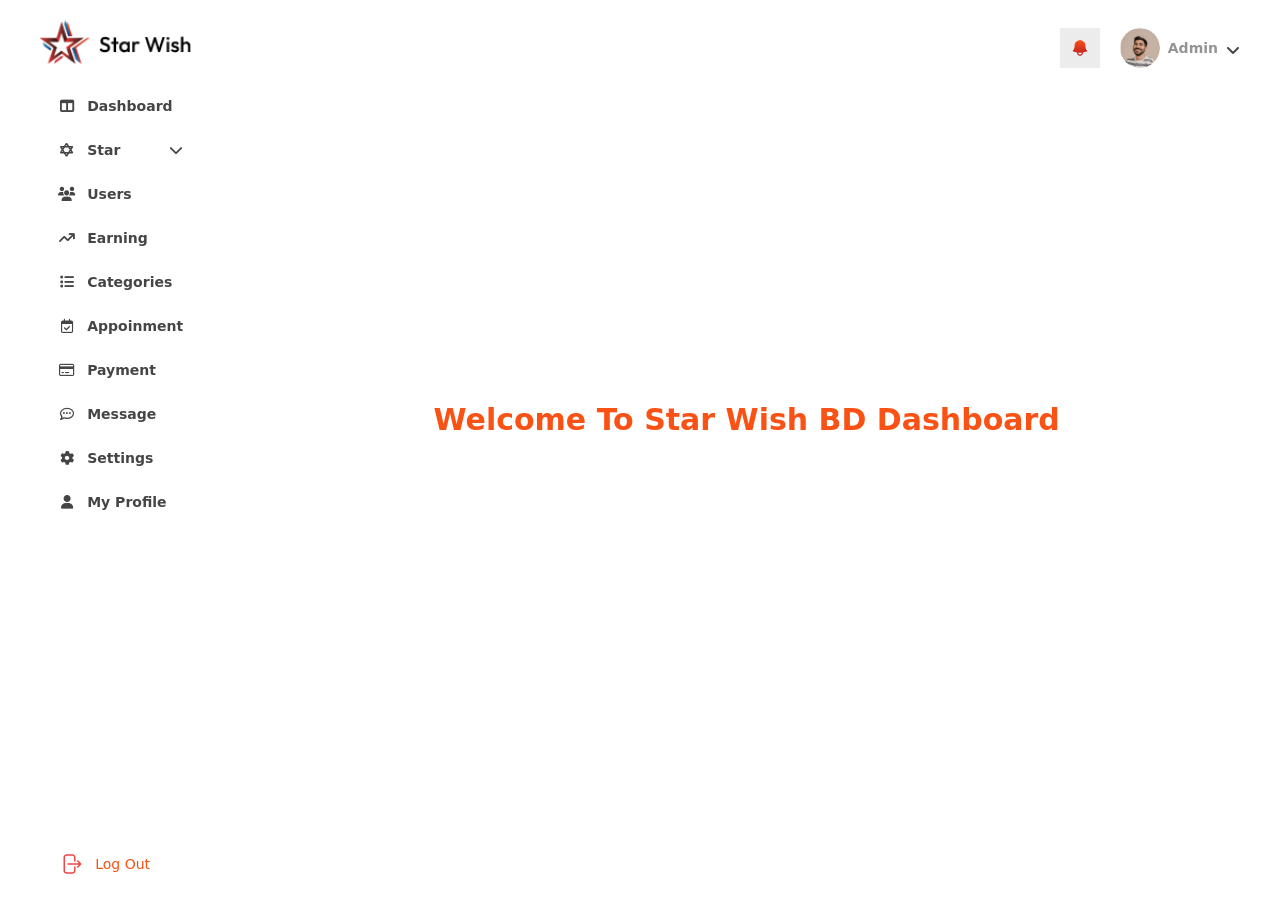
<file: index.html>
<!DOCTYPE html>
<html lang="en">
<head>
    <meta charset="UTF-8">
    <meta http-equiv="X-UA-Compatible" content="IE=edge">
    <meta name="viewport" content="width=device-width, initial-scale=1.0">
    <title>Star Wish BD Dashboard - Home</title>
    <link rel="shortcut icon" type="x-icon" href="img/site-icon.png">
    <link rel="stylesheet" href="style.css">
    <link rel="stylesheet" href="output.css">
    <link rel="stylesheet" href="https://cdnjs.cloudflare.com/ajax/libs/font-awesome/6.4.0/css/all.min.css" />
    <link rel="stylesheet" href="https://cdn.jsdelivr.net/npm/swiper@9/swiper-bundle.min.css" />
</head>
<body class="font-sans">
  <section class=" max-w-[1920px] ml-auto mr-auto">

    <!-- Navigation Menu -->
    <div class="relative">
        
      <nav class="bg-white fixed min-[2000px]:absolute top-0 flex flex-row xl:flex-col justify-between xl:h-full custom-container shadow-sm xl:shadow-none w-full xl:w-fit z-10">
          
          <div class="">

              <a href="index.html"><img class="h-10 xl:h-12 2xl:h-12 mx-0 xl:mx-5 my-2 xl:my-5" src="img/Logo.png" alt=""></a>

              <div class="bg-white xl:bg-transparent hidden xl:grid absolute xl:static top-6 right-0 z-10 rounded-sm py-5 xl:py-0 2xl:py-5 max-h-[800px] xl:max-h-[470px] 2xl:max-h-[750px] overflow-y-auto scroll-h min-w-[195px] scroll-smooth shadow-md xl:shadow-none mt-5 px-5" id="toggle-menu">

                  <a class="menu-list" href="Dashboard - ProjectOverView.html">
                    <div class="h-4 w-4 flex items-center justify-center"><i class="fa-solid fa-table-columns"></i></div>
                    <span>Dashboard</span>
                  </a>

                  <button class="accordion-button menu-list mt-2">
                    <div class="h-4 w-4 flex items-center justify-center"><i class="fa-solid fa-star-of-david"></i></div>
                    <span>Star</span>
                    <i class="ml-auto fa-solid fa-chevron-down"></i>
                  </button>

                  <ul class="menu-collapse hidden list-none">
                    <li><a href="Dashboard - Star.html">- All</a></li>
                    <li><a href="#">- Actor</a></li>
                    <li><a href="#">- Models</a></li>
                    <li><a href="#">- Athelete</a></li>
                    <li><a href="#">- Chefs</a></li>
                    <li><a href="#">- Creator</a></li>
                    <li><a href="#">- Comedian</a></li>
                    <li><a href="#">- Musicial</a></li>
                    <li><a href="#">- RJ</a></li>
                  </ul>

                  <a class="menu-list mt-2" href="Dashboard - AllUser.html">
                    <div class="h-4 w-4 flex items-center justify-center"><i class="fa-solid fa-users"></i></div>
                    <span>Users</span>
                  </a>

                  <a class="menu-list mt-2" href="Dashboard - Earning.html">
                    <div class="h-4 w-4 flex items-center justify-center"><i class="fa-solid fa-arrow-trend-up"></i></div>
                    <span>Earning</span>
                  </a>

                  <a class="menu-list mt-2" href="Dashboard - Categories.html">
                    <div class="h-4 w-4 flex items-center justify-center"><i class="fa-solid fa-list"></i></div>
                    <span>Categories</span>
                  </a>

                  <a class="menu-list mt-2" href="Dashboard - Appoinment.html">
                    <div class="h-4 w-4 flex items-center justify-center"><i class="fa-regular fa-calendar-check"></i></div>
                    <span>Appoinment</span>
                  </a>

                  <a class="menu-list mt-2" href="Dashboard - Withdraw.html">
                    <div class="h-4 w-4 flex items-center justify-center"><i class="fa-regular fa-credit-card"></i></div>
                    <span>Payment</span>
                  </a>

                  <a class="menu-list mt-2" href="Dashboard - UserProfile.html">
                    <div class="h-4 w-4 flex items-center justify-center"><i class="fa-regular fa-comment-dots"></i></div>
                    <span>Message</span>
                  </a>

                  <a class="menu-list mt-2" href="#">
                    <div class="h-4 w-4 flex items-center justify-center"><i class="fa-solid fa-gear"></i></div>
                    <span>Settings</span>
                  </a>

                  <a class="menu-list mt-2" href="Dashboard - StarProfile.html">
                    <div class="h-4 w-4 flex items-center justify-center"><i class="fa-solid fa-user"></i></div>
                    <span>My Profile</span>
                  </a>



              </div>

          </div>

          <!-- Logout Menu Section -->
          <div class="flex items-center xl:px-5 xl:py-3 gap-32 xl:gap-0">

              <a class="text-primaryColor hover:text-red-500 hover:bg-transparent flex gap-3 items-center font-medium text-sm px-5 py-3 rounded-l-full" href="#">
                  <svg width="24" height="24" viewBox="0 0 24 24" fill="none" xmlns="http://www.w3.org/2000/svg">
                      <path d="M15.75 9V5.25C15.75 4.65326 15.5129 4.08097 15.091 3.65901C14.669 3.23705 14.0967 3 13.5 3H7.5C6.90326 3 6.33097 3.23705 5.90901 3.65901C5.48705 4.08097 5.25 4.65326 5.25 5.25V18.75C5.25 19.3467 5.48705 19.919 5.90901 20.341C6.33097 20.7629 6.90326 21 7.5 21H13.5C14.0967 21 14.669 20.7629 15.091 20.341C15.5129 19.919 15.75 19.3467 15.75 18.75V15M18.75 15L21.75 12M21.75 12L18.75 9M21.75 12H9" stroke="#EF4444" stroke-width="1.5" stroke-linecap="round" stroke-linejoin="round"/>
                      </svg>
                       
                  <span class="hidden md:block">Log Out</span>
              </a>
              
              <button class="block xl:hidden" id="toggle-button">
                  <svg class="-mr-[1px]" height="24px" width="24px" fill="none" stroke="currentColor" stroke-width="1.5" viewBox="0 0 24 24" xmlns="http://www.w3.org/2000/svg" aria-hidden="true">
                      <path stroke-linecap="round" stroke-linejoin="round" d="M3.75 6.75h16.5M3.75 12h16.5m-16.5 5.25h16.5"></path>
                    </svg>
              </button>    

          </div>
              
       

      </nav>
      
  </div>




    <!-- Right Side Section -->
    <div class="ml-auto w-full xl:w-5/6 px-0 xl:px-5 py-2 mt-16 xl:mt-0 h-screen">


       <!-- Project Overview Header -->

        <section class="flex flex-col xl:flex-row xl:items-center justify-between px-5 py-2 xl:py-5 gap-4">

          

            <!-- Notification & User -->
            <div class="text-xs xl:text-base flex items-center gap-4 xl:gap-5 ml-auto fixed xl:static top-2 right-6 z-10 scale-75 xl:scale-100">

                

                <a class="bg-[#ECECEC] p-3" href="#">
                  <svg width="16" height="16" viewBox="0 0 20 20" fill="none" xmlns="http://www.w3.org/2000/svg">
                    <path fill-rule="evenodd" clip-rule="evenodd" d="M3.24997 7C3.24997 5.20979 3.96113 3.4929 5.227 2.22703C6.49287 0.961159 8.20976 0.25 9.99997 0.25C11.7902 0.25 13.5071 0.961159 14.7729 2.22703C16.0388 3.4929 16.75 5.20979 16.75 7V7.75C16.75 9.873 17.55 11.807 18.868 13.27C18.9501 13.361 19.0086 13.4707 19.0385 13.5896C19.0684 13.7084 19.0687 13.8328 19.0394 13.9518C19.0101 14.0708 18.9521 14.1808 18.8704 14.2722C18.7887 14.3636 18.6859 14.4335 18.571 14.476C17.027 15.046 15.411 15.466 13.74 15.719C13.7776 16.2331 13.7088 16.7495 13.5379 17.2359C13.367 17.7222 13.0977 18.1681 12.7467 18.5457C12.3957 18.9233 11.9707 19.2245 11.4981 19.4304C11.0255 19.6364 10.5155 19.7427 9.99997 19.7427C9.48446 19.7427 8.97448 19.6364 8.50188 19.4304C8.02929 19.2245 7.60424 18.9233 7.25327 18.5457C6.90229 18.1681 6.63295 17.7222 6.46204 17.2359C6.29114 16.7495 6.22235 16.2331 6.25997 15.719C4.61163 15.4692 2.99296 15.0524 1.42897 14.475C1.31411 14.4326 1.21137 14.3627 1.12973 14.2715C1.0481 14.1802 0.990049 14.0703 0.960654 13.9515C0.931259 13.8326 0.931413 13.7084 0.961102 13.5896C0.990791 13.4708 1.04911 13.3611 1.13097 13.27C2.49778 11.7567 3.25305 9.78919 3.24997 7.75V7ZM7.75197 15.9C7.73918 16.2032 7.78785 16.5058 7.89506 16.7897C8.00226 17.0736 8.16579 17.3329 8.37579 17.5519C8.5858 17.771 8.83795 17.9453 9.11707 18.0644C9.39619 18.1835 9.69651 18.2448 9.99997 18.2448C10.3034 18.2448 10.6038 18.1835 10.8829 18.0644C11.162 17.9453 11.4141 17.771 11.6242 17.5519C11.8342 17.3329 11.9977 17.0736 12.1049 16.7897C12.2121 16.5058 12.2608 16.2032 12.248 15.9C10.7523 16.0347 9.24761 16.0347 7.75197 15.9Z" fill="url(#paint0_linear_320_5550)"/>
                    <defs>
                    <linearGradient id="paint0_linear_320_5550" x1="9.99994" y1="0.25" x2="9.99994" y2="19.7427" gradientUnits="userSpaceOnUse">
                    <stop stop-color="#FA5115"/>
                    <stop offset="1" stop-color="#B81F25"/>
                    </linearGradient>
                    </defs>
                    </svg>
                    
                </a>

                <a href="#" class="flex items-center gap-2">
                  <div class="h-10 w-10 flex items-center justify-center rounded-[50%] overflow-hidden"><img src="img/user1.png" alt=""></div>
                  <p class="font-semibold text-sm text-tColor">Admin</p>
                  <i class="fa-solid fa-angle-down font-bold mt-1 text-tColor2"></i>
              </a>

            </div>
            
        </section>




        <section class="px-5 py-5 flex justify-center items-center h-3/4">

          <p class="text-primaryColor text-3xl font-bold text-center">Welcome To Star Wish BD Dashboard</p>


        </section>
    

    </div>

</section>





<!-- Header Section Script -->
<script> 
  // Menu toggle button 
    const toggleButton = document.getElementById("toggle-button");
    const toggleMenu = document.getElementById("toggle-menu");
    var toggleCounter = 1;
    toggleButton.onclick = function () {
      toggleCounter++;
      if(toggleCounter%2 == 0){
        toggleMenu.classList.remove("hidden");
        toggleMenu.classList.add("grid");
      }
      else{
        toggleMenu.classList.remove("grid");
        toggleMenu.classList.add("hidden");
      }
    }


  </script>


<!-- Accordion Script -->
<script>
  const accordionButtons = document.querySelectorAll('.accordion-button');
  const accordionMenu = document.querySelectorAll('.menu-collapse');

  accordionButtons.forEach(button => {
    button.addEventListener('click', () => {
      const accordionCollapse = button.nextElementSibling;
      button.setAttribute('aria-expanded', button.getAttribute('aria-expanded') === 'false' ? 'true' : 'false');
      accordionCollapse.classList.toggle('hidden');
    });
  });

  // Set all accordion items to collapsed state by default
  document.querySelectorAll('.menu-collapse').forEach(collapse => {
    collapse.classList.add('hidden');
  });


</script>


<!-- Table Script -->
<script>
  const tableButtons = document.querySelectorAll('.table-button');
  const tableMenu = document.querySelectorAll('.table-collapse');
  const tableClose = document.querySelectorAll('.table-close');

  tableButtons.forEach(button => {
    button.addEventListener('click', () => {
      const tableCollapse = button.nextElementSibling;
      button.setAttribute('aria-expanded', button.getAttribute('aria-expanded') === 'false' ? 'true' : 'false');
      tableCollapse.classList.toggle('hidden');
    });
  });

  tableClose.forEach(button => {
    button.addEventListener('click', () => {
      const tableCollapse = button.parentElement.parentElement.parentElement;
      button.setAttribute('aria-expanded', button.getAttribute('aria-expanded') === 'false' ? 'true' : 'false');
      tableCollapse.classList.toggle('hidden');
    });
  });

</script>

<script>
  const tables = document.querySelectorAll('.table-collapse');
  window.onclick = function (event) {
  for (let table of tables){
  if (event.target == table) {
    table.classList.toggle('hidden');
  }
}
};
</script>



</body>
</html>
</file>
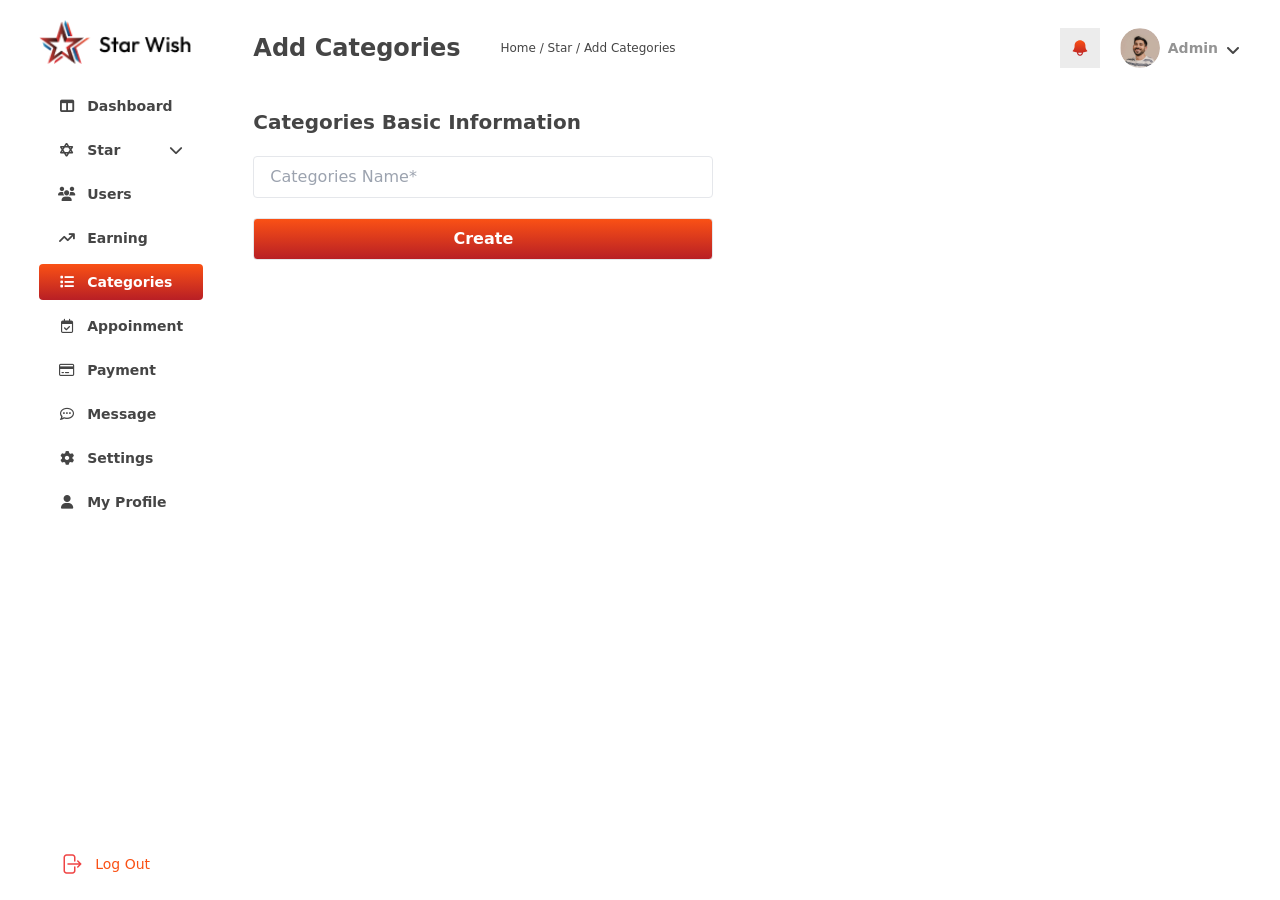
<file: Dashboard - AddCategories.html>
<!DOCTYPE html>
<html lang="en">
<head>
    <meta charset="UTF-8">
    <meta http-equiv="X-UA-Compatible" content="IE=edge">
    <meta name="viewport" content="width=device-width, initial-scale=1.0">
    <title>Star Wish BD Dashboard - Add Categories</title>
    <link rel="shortcut icon" type="x-icon" href="img/site-icon.png">
    <link rel="stylesheet" href="style.css">
    <link rel="stylesheet" href="output.css">
    <link rel="stylesheet" href="https://cdnjs.cloudflare.com/ajax/libs/font-awesome/6.4.0/css/all.min.css" />
    <link rel="stylesheet" href="https://cdn.jsdelivr.net/npm/swiper@9/swiper-bundle.min.css" />
</head>
<body class="font-sans">
  <section class=" max-w-[1920px] ml-auto mr-auto">

    <!-- Navigation Menu -->
    <div class="relative">
        
      <nav class="bg-white fixed min-[2000px]:absolute top-0 flex flex-row xl:flex-col justify-between xl:h-full custom-container shadow-sm xl:shadow-none w-full xl:w-fit z-10">
          
          <div class="">

              <a href="index.html"><img class="h-10 xl:h-12 2xl:h-12 mx-0 xl:mx-5 my-2 xl:my-5" src="img/Logo.png" alt=""></a>

              <div class="bg-white xl:bg-transparent hidden xl:grid absolute xl:static top-6 right-0 z-10 rounded-sm py-5 xl:py-0 2xl:py-5 max-h-[800px] xl:max-h-[470px] 2xl:max-h-[750px] overflow-y-auto scroll-h min-w-[195px] scroll-smooth shadow-md xl:shadow-none mt-5 px-5" id="toggle-menu">

                  <a class="menu-list" href="Dashboard - ProjectOverView.html">
                    <div class="h-4 w-4 flex items-center justify-center"><i class="fa-solid fa-table-columns"></i></div>
                    <span>Dashboard</span>
                  </a>

                  <button class="accordion-button menu-list mt-2">
                    <div class="h-4 w-4 flex items-center justify-center"><i class="fa-solid fa-star-of-david"></i></div>
                    <span>Star</span>
                    <i class="ml-auto fa-solid fa-chevron-down"></i>
                  </button>

                  <ul class="menu-collapse hidden list-none">
                    <li><a href="Dashboard - Star.html">- All</a></li>
                    <li><a href="#">- Actor</a></li>
                    <li><a href="#">- Models</a></li>
                    <li><a href="#">- Athelete</a></li>
                    <li><a href="#">- Chefs</a></li>
                    <li><a href="#">- Creator</a></li>
                    <li><a href="#">- Comedian</a></li>
                    <li><a href="#">- Musicial</a></li>
                    <li><a href="#">- RJ</a></li>
                  </ul>

                  <a class="menu-list mt-2" href="Dashboard - AllUser.html">
                    <div class="h-4 w-4 flex items-center justify-center"><i class="fa-solid fa-users"></i></div>
                    <span>Users</span>
                  </a>

                  <a class="menu-list mt-2" href="Dashboard - Earning.html">
                    <div class="h-4 w-4 flex items-center justify-center"><i class="fa-solid fa-arrow-trend-up"></i></div>
                    <span>Earning</span>
                  </a>

                  <a class="menu-list mt-2 menu-list-active" href="Dashboard - Categories.html">
                    <div class="h-4 w-4 flex items-center justify-center"><i class="fa-solid fa-list"></i></div>
                    <span>Categories</span>
                  </a>

                  <a class="menu-list mt-2" href="Dashboard - Appoinment.html">
                    <div class="h-4 w-4 flex items-center justify-center"><i class="fa-regular fa-calendar-check"></i></div>
                    <span>Appoinment</span>
                  </a>

                  <a class="menu-list mt-2" href="Dashboard - Withdraw.html">
                    <div class="h-4 w-4 flex items-center justify-center"><i class="fa-regular fa-credit-card"></i></div>
                    <span>Payment</span>
                  </a>

                  <a class="menu-list mt-2" href="Dashboard - UserProfile.html">
                    <div class="h-4 w-4 flex items-center justify-center"><i class="fa-regular fa-comment-dots"></i></div>
                    <span>Message</span>
                  </a>

                  <a class="menu-list mt-2" href="#">
                    <div class="h-4 w-4 flex items-center justify-center"><i class="fa-solid fa-gear"></i></div>
                    <span>Settings</span>
                  </a>

                  <a class="menu-list mt-2" href="Dashboard - StarProfile.html">
                    <div class="h-4 w-4 flex items-center justify-center"><i class="fa-solid fa-user"></i></div>
                    <span>My Profile</span>
                  </a>



              </div>

          </div>

          <!-- Logout Menu Section -->
          <div class="flex items-center xl:px-5 xl:py-3 gap-32 xl:gap-0">

              <a class="text-primaryColor hover:text-red-500 hover:bg-transparent flex gap-3 items-center font-medium text-sm px-5 py-3 rounded-l-full" href="#">
                  <svg width="24" height="24" viewBox="0 0 24 24" fill="none" xmlns="http://www.w3.org/2000/svg">
                      <path d="M15.75 9V5.25C15.75 4.65326 15.5129 4.08097 15.091 3.65901C14.669 3.23705 14.0967 3 13.5 3H7.5C6.90326 3 6.33097 3.23705 5.90901 3.65901C5.48705 4.08097 5.25 4.65326 5.25 5.25V18.75C5.25 19.3467 5.48705 19.919 5.90901 20.341C6.33097 20.7629 6.90326 21 7.5 21H13.5C14.0967 21 14.669 20.7629 15.091 20.341C15.5129 19.919 15.75 19.3467 15.75 18.75V15M18.75 15L21.75 12M21.75 12L18.75 9M21.75 12H9" stroke="#EF4444" stroke-width="1.5" stroke-linecap="round" stroke-linejoin="round"/>
                      </svg>
                       
                  <span class="hidden md:block">Log Out</span>
              </a>
              
              <button class="block xl:hidden" id="toggle-button">
                  <svg class="-mr-[1px]" height="24px" width="24px" fill="none" stroke="currentColor" stroke-width="1.5" viewBox="0 0 24 24" xmlns="http://www.w3.org/2000/svg" aria-hidden="true">
                      <path stroke-linecap="round" stroke-linejoin="round" d="M3.75 6.75h16.5M3.75 12h16.5m-16.5 5.25h16.5"></path>
                    </svg>
              </button>    

          </div>
              
       

      </nav>
      
  </div>




    <!-- Right Side Section -->
    <div class="ml-auto w-full xl:w-5/6 px-0 xl:px-5 py-2 mt-16 xl:mt-0 h-screen">


       <!-- Project Overview Header -->

        <section class="flex flex-col xl:flex-row xl:items-center justify-between px-5 py-2 xl:py-5 gap-4">

            <div class="flex items-center gap-10">
              <p class="text-tColor2 text-2xl font-bold">Add Categories</pc>
              <p class="text-tColor2 text-xs">Home / Star / Add Categories</pc>
            </div>

            <!-- Notification & User -->

            <div class="flex items-center gap-5 flex-wrap">

              <div class="text-xs xl:text-base flex items-center gap-4 xl:gap-5 ml-auto fixed xl:static top-2 right-6 z-10 scale-75 xl:scale-100">


                  <a class="bg-[#ECECEC] p-3" href="#">
                    <svg width="16" height="16" viewBox="0 0 20 20" fill="none" xmlns="http://www.w3.org/2000/svg">
                      <path fill-rule="evenodd" clip-rule="evenodd" d="M3.24997 7C3.24997 5.20979 3.96113 3.4929 5.227 2.22703C6.49287 0.961159 8.20976 0.25 9.99997 0.25C11.7902 0.25 13.5071 0.961159 14.7729 2.22703C16.0388 3.4929 16.75 5.20979 16.75 7V7.75C16.75 9.873 17.55 11.807 18.868 13.27C18.9501 13.361 19.0086 13.4707 19.0385 13.5896C19.0684 13.7084 19.0687 13.8328 19.0394 13.9518C19.0101 14.0708 18.9521 14.1808 18.8704 14.2722C18.7887 14.3636 18.6859 14.4335 18.571 14.476C17.027 15.046 15.411 15.466 13.74 15.719C13.7776 16.2331 13.7088 16.7495 13.5379 17.2359C13.367 17.7222 13.0977 18.1681 12.7467 18.5457C12.3957 18.9233 11.9707 19.2245 11.4981 19.4304C11.0255 19.6364 10.5155 19.7427 9.99997 19.7427C9.48446 19.7427 8.97448 19.6364 8.50188 19.4304C8.02929 19.2245 7.60424 18.9233 7.25327 18.5457C6.90229 18.1681 6.63295 17.7222 6.46204 17.2359C6.29114 16.7495 6.22235 16.2331 6.25997 15.719C4.61163 15.4692 2.99296 15.0524 1.42897 14.475C1.31411 14.4326 1.21137 14.3627 1.12973 14.2715C1.0481 14.1802 0.990049 14.0703 0.960654 13.9515C0.931259 13.8326 0.931413 13.7084 0.961102 13.5896C0.990791 13.4708 1.04911 13.3611 1.13097 13.27C2.49778 11.7567 3.25305 9.78919 3.24997 7.75V7ZM7.75197 15.9C7.73918 16.2032 7.78785 16.5058 7.89506 16.7897C8.00226 17.0736 8.16579 17.3329 8.37579 17.5519C8.5858 17.771 8.83795 17.9453 9.11707 18.0644C9.39619 18.1835 9.69651 18.2448 9.99997 18.2448C10.3034 18.2448 10.6038 18.1835 10.8829 18.0644C11.162 17.9453 11.4141 17.771 11.6242 17.5519C11.8342 17.3329 11.9977 17.0736 12.1049 16.7897C12.2121 16.5058 12.2608 16.2032 12.248 15.9C10.7523 16.0347 9.24761 16.0347 7.75197 15.9Z" fill="url(#paint0_linear_320_5550)"/>
                      <defs>
                      <linearGradient id="paint0_linear_320_5550" x1="9.99994" y1="0.25" x2="9.99994" y2="19.7427" gradientUnits="userSpaceOnUse">
                      <stop stop-color="#FA5115"/>
                      <stop offset="1" stop-color="#B81F25"/>
                      </linearGradient>
                      </defs>
                      </svg>
                      
                  </a>

                  <a href="#" class="flex items-center gap-2">
                    <div class="h-10 w-10 flex items-center justify-center rounded-[50%] overflow-hidden"><img src="img/user1.png" alt=""></div>
                    <p class="font-semibold text-sm text-tColor">Admin</p>
                    <i class="fa-solid fa-angle-down font-bold mt-1 text-tColor2"></i>
                </a>

              </div>
            </div>
            
        </section>




        <section class="px-5 py-5 max-w-[500px]">

          
          <form action="" class="grid gap-5">
          
          <p class="font-bold text-xl text-tColor2 w-full xl:w-fit">Categories Basic Information</p>


          <input class="border-[1px] rounded py-2 px-4 focus:outline-none" type="text" placeholder="Categories Name*">


          <button class="text-white font-semibold gradient-color border-[1px] rounded px-3 py-2 order-4 xl:order-5 w-full">Create</button>

        </form>

              
        </section>



    </div>

</section>





<!-- Header Section Script -->
<script> 
  // Menu toggle button 
    const toggleButton = document.getElementById("toggle-button");
    const toggleMenu = document.getElementById("toggle-menu");
    var toggleCounter = 1;
    toggleButton.onclick = function () {
      toggleCounter++;
      if(toggleCounter%2 == 0){
        toggleMenu.classList.remove("hidden");
        toggleMenu.classList.add("grid");
      }
      else{
        toggleMenu.classList.remove("grid");
        toggleMenu.classList.add("hidden");
      }
    }


  </script>


<!-- Accordion Script -->
<script>
  const accordionButtons = document.querySelectorAll('.accordion-button');
  const accordionMenu = document.querySelectorAll('.menu-collapse');

  accordionButtons.forEach(button => {
    button.addEventListener('click', () => {
      const accordionCollapse = button.nextElementSibling;
      button.setAttribute('aria-expanded', button.getAttribute('aria-expanded') === 'false' ? 'true' : 'false');
      accordionCollapse.classList.toggle('hidden');
    });
  });

  // Set all accordion items to collapsed state by default
  document.querySelectorAll('.menu-collapse').forEach(collapse => {
    collapse.classList.add('hidden');
  });


</script>


<!-- Table Script -->
<script>
  const tableButtons = document.querySelectorAll('.table-button');
  const tableMenu = document.querySelectorAll('.table-collapse');
  const tableClose = document.querySelectorAll('.table-close');

  tableButtons.forEach(button => {
    button.addEventListener('click', () => {
      const tableCollapse = button.nextElementSibling;
      button.setAttribute('aria-expanded', button.getAttribute('aria-expanded') === 'false' ? 'true' : 'false');
      tableCollapse.classList.toggle('hidden');
    });
  });

  tableClose.forEach(button => {
    button.addEventListener('click', () => {
      const tableCollapse = button.parentElement.parentElement.parentElement;
      button.setAttribute('aria-expanded', button.getAttribute('aria-expanded') === 'false' ? 'true' : 'false');
      tableCollapse.classList.toggle('hidden');
    });
  });

</script>

<script>
  const tables = document.querySelectorAll('.table-collapse');
  window.onclick = function (event) {
  for (let table of tables){
  if (event.target == table) {
    table.classList.toggle('hidden');
  }
}
};
</script>



</body>
</html>
</file>
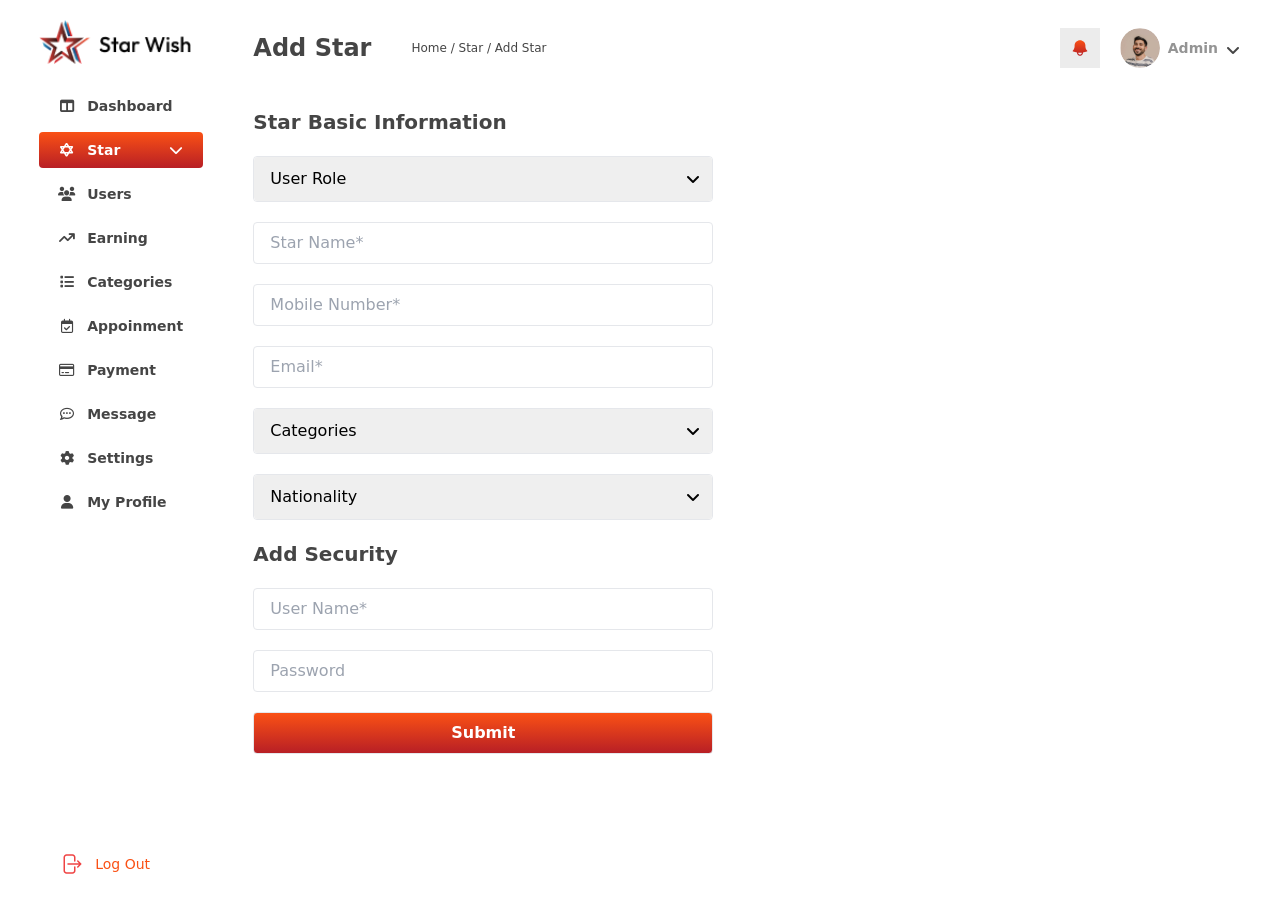
<file: Dashboard - AddStar.html>
<!DOCTYPE html>
<html lang="en">
<head>
    <meta charset="UTF-8">
    <meta http-equiv="X-UA-Compatible" content="IE=edge">
    <meta name="viewport" content="width=device-width, initial-scale=1.0">
    <title>Star Wish BD Dashboard - Add Star</title>
    <link rel="shortcut icon" type="x-icon" href="img/site-icon.png">
    <link rel="stylesheet" href="style.css">
    <link rel="stylesheet" href="output.css">
    <link rel="stylesheet" href="https://cdnjs.cloudflare.com/ajax/libs/font-awesome/6.4.0/css/all.min.css" />
    <link rel="stylesheet" href="https://cdn.jsdelivr.net/npm/swiper@9/swiper-bundle.min.css" />
</head>
<body class="font-sans">
  <section class=" max-w-[1920px] ml-auto mr-auto">

    <!-- Navigation Menu -->
    <div class="relative">
        
      <nav class="bg-white fixed min-[2000px]:absolute top-0 flex flex-row xl:flex-col justify-between xl:h-full custom-container shadow-sm xl:shadow-none w-full xl:w-fit z-10">
          
          <div class="">

              <a href="index.html"><img class="h-10 xl:h-12 2xl:h-12 mx-0 xl:mx-5 my-2 xl:my-5" src="img/Logo.png" alt=""></a>

              <div class="bg-white xl:bg-transparent hidden xl:grid absolute xl:static top-6 right-0 z-10 rounded-sm py-5 xl:py-0 2xl:py-5 max-h-[800px] xl:max-h-[470px] 2xl:max-h-[750px] overflow-y-auto scroll-h min-w-[195px] scroll-smooth shadow-md xl:shadow-none mt-5 px-5" id="toggle-menu">

                  <a class="menu-list" href="Dashboard - ProjectOverView.html">
                    <div class="h-4 w-4 flex items-center justify-center"><i class="fa-solid fa-table-columns"></i></div>
                    <span>Dashboard</span>
                  </a>

                  <button class="accordion-button menu-list mt-2 menu-list-active">
                    <div class="h-4 w-4 flex items-center justify-center"><i class="fa-solid fa-star-of-david"></i></div>
                    <span>Star</span>
                    <i class="ml-auto fa-solid fa-chevron-down"></i>
                  </button>

                  <ul class="menu-collapse hidden list-none">
                    <li><a href="Dashboard - Star.html">- All</a></li>
                    <li><a href="#">- Actor</a></li>
                    <li><a href="#">- Models</a></li>
                    <li><a href="#">- Athelete</a></li>
                    <li><a href="#">- Chefs</a></li>
                    <li><a href="#">- Creator</a></li>
                    <li><a href="#">- Comedian</a></li>
                    <li><a href="#">- Musicial</a></li>
                    <li><a href="#">- RJ</a></li>
                  </ul>

                  <a class="menu-list mt-2" href="Dashboard - AllUser.html">
                    <div class="h-4 w-4 flex items-center justify-center"><i class="fa-solid fa-users"></i></div>
                    <span>Users</span>
                  </a>

                  <a class="menu-list mt-2" href="Dashboard - Earning.html">
                    <div class="h-4 w-4 flex items-center justify-center"><i class="fa-solid fa-arrow-trend-up"></i></div>
                    <span>Earning</span>
                  </a>

                  <a class="menu-list mt-2" href="Dashboard - Categories.html">
                    <div class="h-4 w-4 flex items-center justify-center"><i class="fa-solid fa-list"></i></div>
                    <span>Categories</span>
                  </a>

                  <a class="menu-list mt-2" href="Dashboard - Appoinment.html">
                    <div class="h-4 w-4 flex items-center justify-center"><i class="fa-regular fa-calendar-check"></i></div>
                    <span>Appoinment</span>
                  </a>

                  <a class="menu-list mt-2" href="Dashboard - Withdraw.html">
                    <div class="h-4 w-4 flex items-center justify-center"><i class="fa-regular fa-credit-card"></i></div>
                    <span>Payment</span>
                  </a>

                  <a class="menu-list mt-2" href="Dashboard - UserProfile.html">
                    <div class="h-4 w-4 flex items-center justify-center"><i class="fa-regular fa-comment-dots"></i></div>
                    <span>Message</span>
                  </a>

                  <a class="menu-list mt-2" href="#">
                    <div class="h-4 w-4 flex items-center justify-center"><i class="fa-solid fa-gear"></i></div>
                    <span>Settings</span>
                  </a>

                  <a class="menu-list mt-2" href="Dashboard - StarProfile.html">
                    <div class="h-4 w-4 flex items-center justify-center"><i class="fa-solid fa-user"></i></div>
                    <span>My Profile</span>
                  </a>



              </div>

          </div>

          <!-- Logout Menu Section -->
          <div class="flex items-center xl:px-5 xl:py-3 gap-32 xl:gap-0">

              <a class="text-primaryColor hover:text-red-500 hover:bg-transparent flex gap-3 items-center font-medium text-sm px-5 py-3 rounded-l-full" href="#">
                  <svg width="24" height="24" viewBox="0 0 24 24" fill="none" xmlns="http://www.w3.org/2000/svg">
                      <path d="M15.75 9V5.25C15.75 4.65326 15.5129 4.08097 15.091 3.65901C14.669 3.23705 14.0967 3 13.5 3H7.5C6.90326 3 6.33097 3.23705 5.90901 3.65901C5.48705 4.08097 5.25 4.65326 5.25 5.25V18.75C5.25 19.3467 5.48705 19.919 5.90901 20.341C6.33097 20.7629 6.90326 21 7.5 21H13.5C14.0967 21 14.669 20.7629 15.091 20.341C15.5129 19.919 15.75 19.3467 15.75 18.75V15M18.75 15L21.75 12M21.75 12L18.75 9M21.75 12H9" stroke="#EF4444" stroke-width="1.5" stroke-linecap="round" stroke-linejoin="round"/>
                      </svg>
                       
                  <span class="hidden md:block">Log Out</span>
              </a>
              
              <button class="block xl:hidden" id="toggle-button">
                  <svg class="-mr-[1px]" height="24px" width="24px" fill="none" stroke="currentColor" stroke-width="1.5" viewBox="0 0 24 24" xmlns="http://www.w3.org/2000/svg" aria-hidden="true">
                      <path stroke-linecap="round" stroke-linejoin="round" d="M3.75 6.75h16.5M3.75 12h16.5m-16.5 5.25h16.5"></path>
                    </svg>
              </button>    

          </div>
              
       

      </nav>
      
  </div>




    <!-- Right Side Section -->
    <div class="ml-auto w-full xl:w-5/6 px-0 xl:px-5 py-2 mt-16 xl:mt-0 h-screen">


       <!-- Project Overview Header -->

        <section class="flex flex-col xl:flex-row xl:items-center justify-between px-5 py-2 xl:py-5 gap-4">

            <div class="flex items-center gap-10">
              <p class="text-tColor2 text-2xl font-bold">Add Star</pc>
              <p class="text-tColor2 text-xs">Home / Star / Add Star</pc>
            </div>

            <!-- Notification & User -->

            <div class="flex items-center gap-5 flex-wrap">

              <div class="text-xs xl:text-base flex items-center gap-4 xl:gap-5 ml-auto fixed xl:static top-2 right-6 z-10 scale-75 xl:scale-100">


                  <a class="bg-[#ECECEC] p-3" href="#">
                    <svg width="16" height="16" viewBox="0 0 20 20" fill="none" xmlns="http://www.w3.org/2000/svg">
                      <path fill-rule="evenodd" clip-rule="evenodd" d="M3.24997 7C3.24997 5.20979 3.96113 3.4929 5.227 2.22703C6.49287 0.961159 8.20976 0.25 9.99997 0.25C11.7902 0.25 13.5071 0.961159 14.7729 2.22703C16.0388 3.4929 16.75 5.20979 16.75 7V7.75C16.75 9.873 17.55 11.807 18.868 13.27C18.9501 13.361 19.0086 13.4707 19.0385 13.5896C19.0684 13.7084 19.0687 13.8328 19.0394 13.9518C19.0101 14.0708 18.9521 14.1808 18.8704 14.2722C18.7887 14.3636 18.6859 14.4335 18.571 14.476C17.027 15.046 15.411 15.466 13.74 15.719C13.7776 16.2331 13.7088 16.7495 13.5379 17.2359C13.367 17.7222 13.0977 18.1681 12.7467 18.5457C12.3957 18.9233 11.9707 19.2245 11.4981 19.4304C11.0255 19.6364 10.5155 19.7427 9.99997 19.7427C9.48446 19.7427 8.97448 19.6364 8.50188 19.4304C8.02929 19.2245 7.60424 18.9233 7.25327 18.5457C6.90229 18.1681 6.63295 17.7222 6.46204 17.2359C6.29114 16.7495 6.22235 16.2331 6.25997 15.719C4.61163 15.4692 2.99296 15.0524 1.42897 14.475C1.31411 14.4326 1.21137 14.3627 1.12973 14.2715C1.0481 14.1802 0.990049 14.0703 0.960654 13.9515C0.931259 13.8326 0.931413 13.7084 0.961102 13.5896C0.990791 13.4708 1.04911 13.3611 1.13097 13.27C2.49778 11.7567 3.25305 9.78919 3.24997 7.75V7ZM7.75197 15.9C7.73918 16.2032 7.78785 16.5058 7.89506 16.7897C8.00226 17.0736 8.16579 17.3329 8.37579 17.5519C8.5858 17.771 8.83795 17.9453 9.11707 18.0644C9.39619 18.1835 9.69651 18.2448 9.99997 18.2448C10.3034 18.2448 10.6038 18.1835 10.8829 18.0644C11.162 17.9453 11.4141 17.771 11.6242 17.5519C11.8342 17.3329 11.9977 17.0736 12.1049 16.7897C12.2121 16.5058 12.2608 16.2032 12.248 15.9C10.7523 16.0347 9.24761 16.0347 7.75197 15.9Z" fill="url(#paint0_linear_320_5550)"/>
                      <defs>
                      <linearGradient id="paint0_linear_320_5550" x1="9.99994" y1="0.25" x2="9.99994" y2="19.7427" gradientUnits="userSpaceOnUse">
                      <stop stop-color="#FA5115"/>
                      <stop offset="1" stop-color="#B81F25"/>
                      </linearGradient>
                      </defs>
                      </svg>
                      
                  </a>

                  <a href="#" class="flex items-center gap-2">
                    <div class="h-10 w-10 flex items-center justify-center rounded-[50%] overflow-hidden"><img src="img/user1.png" alt=""></div>
                    <p class="font-semibold text-sm text-tColor">Admin</p>
                    <i class="fa-solid fa-angle-down font-bold mt-1 text-tColor2"></i>
                </a>

              </div>
            </div>
            
        </section>




        <section class="px-5 py-5 max-w-[500px]">

          
          <form action="" class="grid gap-5">
          
          <p class="font-bold text-xl text-tColor2 w-full xl:w-fit">Star Basic Information</p>

          <div class="relative border-[1px] rounded">
            <select class="block appearance-none w-full py-3 px-4 pr-8 rounded leading-tight focus:outline-none">
              <option>User Role</option>
              <option>Admin</option>
              <option>Role 1</option>
              <option>Role 2</option>
              <option>Role 3</option>
            </select>
            <div class="pointer-events-none absolute inset-y-0 right-1 flex items-center px-2">
              <i class="fa-solid fa-angle-down"></i>
            </div>
          </div>

          <input class="border-[1px] rounded py-2 px-4 focus:outline-none" type="text" placeholder="Star Name*">

          <input class="border-[1px] rounded py-2 px-4 focus:outline-none" type="number" placeholder="Mobile Number*">

          <input class="border-[1px] rounded py-2 px-4 focus:outline-none" type="email" placeholder="Email*">

          <div class="relative border-[1px] rounded">
            <select class="block appearance-none w-full py-3 px-4 pr-8 rounded leading-tight focus:outline-none">
              <option hidden>Categories</option>
              <option>Categories 1</option>
              <option>Categories 2</option>
              <option>Categories 3</option>
              <option>Categories 4</option>
            </select>
            <div class="pointer-events-none absolute inset-y-0 right-1 flex items-center px-2">
              <i class="fa-solid fa-angle-down"></i>
            </div>
          </div>

          <div class="relative border-[1px] rounded">
            <select class="block appearance-none w-full py-3 px-4 pr-8 rounded leading-tight focus:outline-none">
              <option hidden>Nationality</option>
              <option>Bangladeshi</option>
              <option>Other</option>
            </select>
            <div class="pointer-events-none absolute inset-y-0 right-1 flex items-center px-2">
              <i class="fa-solid fa-angle-down"></i>
            </div>
          </div>

          <p class="font-bold text-xl text-tColor2 w-full xl:w-fit">Add Security</p>

          <input class="border-[1px] rounded py-2 px-4 focus:outline-none" type="text" placeholder="User Name*">

          <input class="border-[1px] rounded py-2 px-4 focus:outline-none" type="password" placeholder="Password">


          <button class="text-white font-semibold gradient-color border-[1px] rounded px-3 py-2 order-4 xl:order-5 w-full">Submit</button>

        </form>

              
        </section>



    </div>

</section>





<!-- Header Section Script -->
<script> 
  // Menu toggle button 
    const toggleButton = document.getElementById("toggle-button");
    const toggleMenu = document.getElementById("toggle-menu");
    var toggleCounter = 1;
    toggleButton.onclick = function () {
      toggleCounter++;
      if(toggleCounter%2 == 0){
        toggleMenu.classList.remove("hidden");
        toggleMenu.classList.add("grid");
      }
      else{
        toggleMenu.classList.remove("grid");
        toggleMenu.classList.add("hidden");
      }
    }


  </script>


<!-- Accordion Script -->
<script>
  const accordionButtons = document.querySelectorAll('.accordion-button');
  const accordionMenu = document.querySelectorAll('.menu-collapse');

  accordionButtons.forEach(button => {
    button.addEventListener('click', () => {
      const accordionCollapse = button.nextElementSibling;
      button.setAttribute('aria-expanded', button.getAttribute('aria-expanded') === 'false' ? 'true' : 'false');
      accordionCollapse.classList.toggle('hidden');
    });
  });

  // Set all accordion items to collapsed state by default
  document.querySelectorAll('.menu-collapse').forEach(collapse => {
    collapse.classList.add('hidden');
  });


</script>


<!-- Table Script -->
<script>
  const tableButtons = document.querySelectorAll('.table-button');
  const tableMenu = document.querySelectorAll('.table-collapse');
  const tableClose = document.querySelectorAll('.table-close');

  tableButtons.forEach(button => {
    button.addEventListener('click', () => {
      const tableCollapse = button.nextElementSibling;
      button.setAttribute('aria-expanded', button.getAttribute('aria-expanded') === 'false' ? 'true' : 'false');
      tableCollapse.classList.toggle('hidden');
    });
  });

  tableClose.forEach(button => {
    button.addEventListener('click', () => {
      const tableCollapse = button.parentElement.parentElement.parentElement;
      button.setAttribute('aria-expanded', button.getAttribute('aria-expanded') === 'false' ? 'true' : 'false');
      tableCollapse.classList.toggle('hidden');
    });
  });

</script>

<script>
  const tables = document.querySelectorAll('.table-collapse');
  window.onclick = function (event) {
  for (let table of tables){
  if (event.target == table) {
    table.classList.toggle('hidden');
  }
}
};
</script>



</body>
</html>
</file>
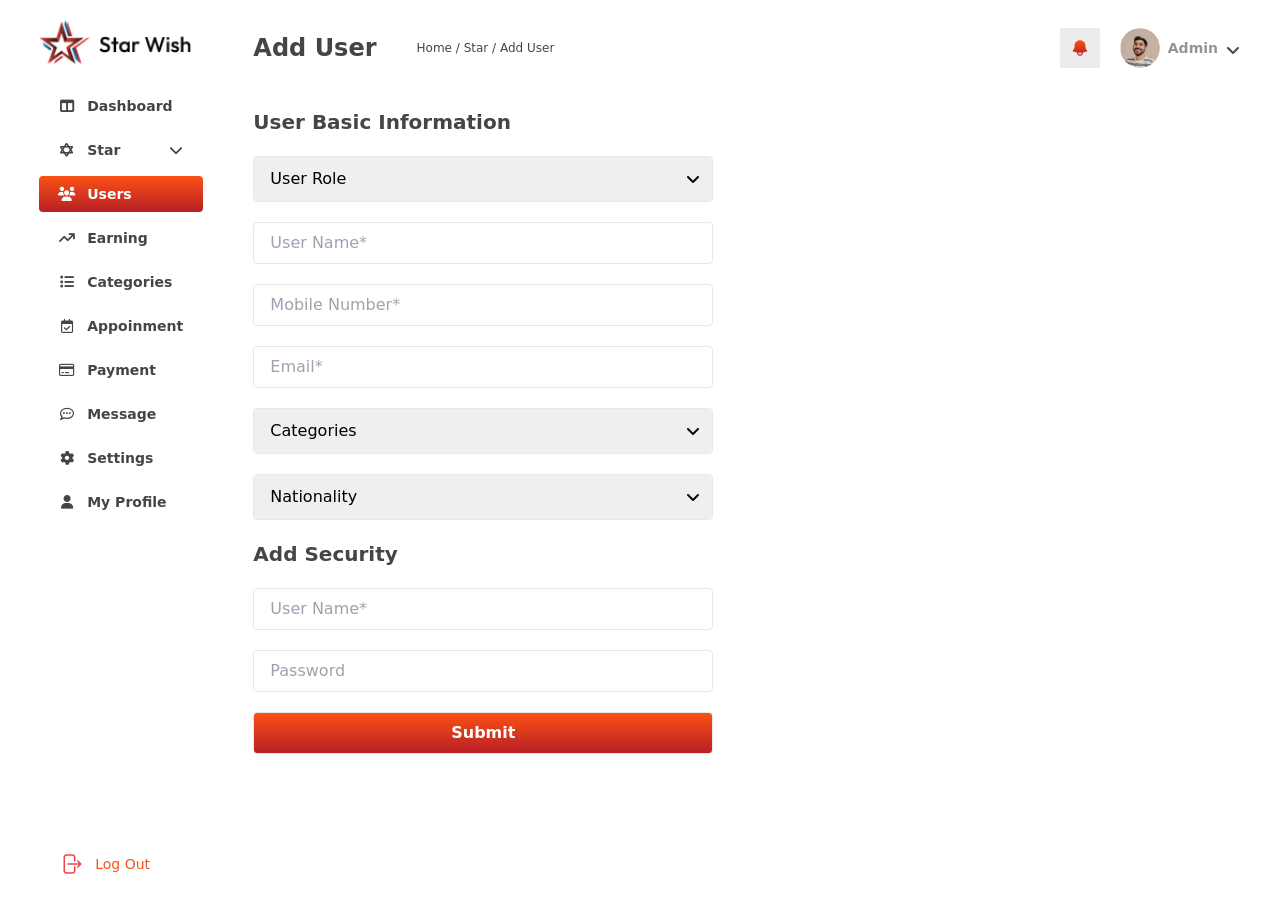
<file: Dashboard - AddUser.html>
<!DOCTYPE html>
<html lang="en">
<head>
    <meta charset="UTF-8">
    <meta http-equiv="X-UA-Compatible" content="IE=edge">
    <meta name="viewport" content="width=device-width, initial-scale=1.0">
    <title>Star Wish BD Dashboard - Add User</title>
    <link rel="shortcut icon" type="x-icon" href="img/site-icon.png">
    <link rel="stylesheet" href="style.css">
    <link rel="stylesheet" href="output.css">
    <link rel="stylesheet" href="https://cdnjs.cloudflare.com/ajax/libs/font-awesome/6.4.0/css/all.min.css" />
    <link rel="stylesheet" href="https://cdn.jsdelivr.net/npm/swiper@9/swiper-bundle.min.css" />
</head>
<body class="font-sans">
  <section class=" max-w-[1920px] ml-auto mr-auto">

    <!-- Navigation Menu -->
    <div class="relative">
        
      <nav class="bg-white fixed min-[2000px]:absolute top-0 flex flex-row xl:flex-col justify-between xl:h-full custom-container shadow-sm xl:shadow-none w-full xl:w-fit z-10">
          
          <div class="">

              <a href="index.html"><img class="h-10 xl:h-12 2xl:h-12 mx-0 xl:mx-5 my-2 xl:my-5" src="img/Logo.png" alt=""></a>

              <div class="bg-white xl:bg-transparent hidden xl:grid absolute xl:static top-6 right-0 z-10 rounded-sm py-5 xl:py-0 2xl:py-5 max-h-[800px] xl:max-h-[470px] 2xl:max-h-[750px] overflow-y-auto scroll-h min-w-[195px] scroll-smooth shadow-md xl:shadow-none mt-5 px-5" id="toggle-menu">

                  <a class="menu-list" href="Dashboard - ProjectOverView.html">
                    <div class="h-4 w-4 flex items-center justify-center"><i class="fa-solid fa-table-columns"></i></div>
                    <span>Dashboard</span>
                  </a>

                  <button class="accordion-button menu-list mt-2">
                    <div class="h-4 w-4 flex items-center justify-center"><i class="fa-solid fa-star-of-david"></i></div>
                    <span>Star</span>
                    <i class="ml-auto fa-solid fa-chevron-down"></i>
                  </button>

                  <ul class="menu-collapse hidden list-none">
                    <li><a href="Dashboard - Star.html">- All</a></li>
                    <li><a href="#">- Actor</a></li>
                    <li><a href="#">- Models</a></li>
                    <li><a href="#">- Athelete</a></li>
                    <li><a href="#">- Chefs</a></li>
                    <li><a href="#">- Creator</a></li>
                    <li><a href="#">- Comedian</a></li>
                    <li><a href="#">- Musicial</a></li>
                    <li><a href="#">- RJ</a></li>
                  </ul>

                  <a class="menu-list mt-2 menu-list-active" href="Dashboard - AllUser.html">
                    <div class="h-4 w-4 flex items-center justify-center"><i class="fa-solid fa-users"></i></div>
                    <span>Users</span>
                  </a>

                  <a class="menu-list mt-2" href="Dashboard - Earning.html">
                    <div class="h-4 w-4 flex items-center justify-center"><i class="fa-solid fa-arrow-trend-up"></i></div>
                    <span>Earning</span>
                  </a>

                  <a class="menu-list mt-2" href="Dashboard - Categories.html">
                    <div class="h-4 w-4 flex items-center justify-center"><i class="fa-solid fa-list"></i></div>
                    <span>Categories</span>
                  </a>

                  <a class="menu-list mt-2" href="Dashboard - Appoinment.html">
                    <div class="h-4 w-4 flex items-center justify-center"><i class="fa-regular fa-calendar-check"></i></div>
                    <span>Appoinment</span>
                  </a>

                  <a class="menu-list mt-2" href="Dashboard - Withdraw.html">
                    <div class="h-4 w-4 flex items-center justify-center"><i class="fa-regular fa-credit-card"></i></div>
                    <span>Payment</span>
                  </a>

                  <a class="menu-list mt-2" href="Dashboard - UserProfile.html">
                    <div class="h-4 w-4 flex items-center justify-center"><i class="fa-regular fa-comment-dots"></i></div>
                    <span>Message</span>
                  </a>

                  <a class="menu-list mt-2" href="#">
                    <div class="h-4 w-4 flex items-center justify-center"><i class="fa-solid fa-gear"></i></div>
                    <span>Settings</span>
                  </a>

                  <a class="menu-list mt-2" href="Dashboard - StarProfile.html">
                    <div class="h-4 w-4 flex items-center justify-center"><i class="fa-solid fa-user"></i></div>
                    <span>My Profile</span>
                  </a>



              </div>

          </div>

          <!-- Logout Menu Section -->
          <div class="flex items-center xl:px-5 xl:py-3 gap-32 xl:gap-0">

              <a class="text-primaryColor hover:text-red-500 hover:bg-transparent flex gap-3 items-center font-medium text-sm px-5 py-3 rounded-l-full" href="#">
                  <svg width="24" height="24" viewBox="0 0 24 24" fill="none" xmlns="http://www.w3.org/2000/svg">
                      <path d="M15.75 9V5.25C15.75 4.65326 15.5129 4.08097 15.091 3.65901C14.669 3.23705 14.0967 3 13.5 3H7.5C6.90326 3 6.33097 3.23705 5.90901 3.65901C5.48705 4.08097 5.25 4.65326 5.25 5.25V18.75C5.25 19.3467 5.48705 19.919 5.90901 20.341C6.33097 20.7629 6.90326 21 7.5 21H13.5C14.0967 21 14.669 20.7629 15.091 20.341C15.5129 19.919 15.75 19.3467 15.75 18.75V15M18.75 15L21.75 12M21.75 12L18.75 9M21.75 12H9" stroke="#EF4444" stroke-width="1.5" stroke-linecap="round" stroke-linejoin="round"/>
                      </svg>
                       
                  <span class="hidden md:block">Log Out</span>
              </a>
              
              <button class="block xl:hidden" id="toggle-button">
                  <svg class="-mr-[1px]" height="24px" width="24px" fill="none" stroke="currentColor" stroke-width="1.5" viewBox="0 0 24 24" xmlns="http://www.w3.org/2000/svg" aria-hidden="true">
                      <path stroke-linecap="round" stroke-linejoin="round" d="M3.75 6.75h16.5M3.75 12h16.5m-16.5 5.25h16.5"></path>
                    </svg>
              </button>    

          </div>
              
       

      </nav>
      
  </div>




    <!-- Right Side Section -->
    <div class="ml-auto w-full xl:w-5/6 px-0 xl:px-5 py-2 mt-16 xl:mt-0 h-screen">


       <!-- Project Overview Header -->

        <section class="flex flex-col xl:flex-row xl:items-center justify-between px-5 py-2 xl:py-5 gap-4">

            <div class="flex items-center gap-10">
              <p class="text-tColor2 text-2xl font-bold">Add User</pc>
              <p class="text-tColor2 text-xs">Home / Star / Add User</pc>
            </div>

            <!-- Notification & User -->

            <div class="flex items-center gap-5 flex-wrap">

              <div class="text-xs xl:text-base flex items-center gap-4 xl:gap-5 ml-auto fixed xl:static top-2 right-6 z-10 scale-75 xl:scale-100">


                  <a class="bg-[#ECECEC] p-3" href="#">
                    <svg width="16" height="16" viewBox="0 0 20 20" fill="none" xmlns="http://www.w3.org/2000/svg">
                      <path fill-rule="evenodd" clip-rule="evenodd" d="M3.24997 7C3.24997 5.20979 3.96113 3.4929 5.227 2.22703C6.49287 0.961159 8.20976 0.25 9.99997 0.25C11.7902 0.25 13.5071 0.961159 14.7729 2.22703C16.0388 3.4929 16.75 5.20979 16.75 7V7.75C16.75 9.873 17.55 11.807 18.868 13.27C18.9501 13.361 19.0086 13.4707 19.0385 13.5896C19.0684 13.7084 19.0687 13.8328 19.0394 13.9518C19.0101 14.0708 18.9521 14.1808 18.8704 14.2722C18.7887 14.3636 18.6859 14.4335 18.571 14.476C17.027 15.046 15.411 15.466 13.74 15.719C13.7776 16.2331 13.7088 16.7495 13.5379 17.2359C13.367 17.7222 13.0977 18.1681 12.7467 18.5457C12.3957 18.9233 11.9707 19.2245 11.4981 19.4304C11.0255 19.6364 10.5155 19.7427 9.99997 19.7427C9.48446 19.7427 8.97448 19.6364 8.50188 19.4304C8.02929 19.2245 7.60424 18.9233 7.25327 18.5457C6.90229 18.1681 6.63295 17.7222 6.46204 17.2359C6.29114 16.7495 6.22235 16.2331 6.25997 15.719C4.61163 15.4692 2.99296 15.0524 1.42897 14.475C1.31411 14.4326 1.21137 14.3627 1.12973 14.2715C1.0481 14.1802 0.990049 14.0703 0.960654 13.9515C0.931259 13.8326 0.931413 13.7084 0.961102 13.5896C0.990791 13.4708 1.04911 13.3611 1.13097 13.27C2.49778 11.7567 3.25305 9.78919 3.24997 7.75V7ZM7.75197 15.9C7.73918 16.2032 7.78785 16.5058 7.89506 16.7897C8.00226 17.0736 8.16579 17.3329 8.37579 17.5519C8.5858 17.771 8.83795 17.9453 9.11707 18.0644C9.39619 18.1835 9.69651 18.2448 9.99997 18.2448C10.3034 18.2448 10.6038 18.1835 10.8829 18.0644C11.162 17.9453 11.4141 17.771 11.6242 17.5519C11.8342 17.3329 11.9977 17.0736 12.1049 16.7897C12.2121 16.5058 12.2608 16.2032 12.248 15.9C10.7523 16.0347 9.24761 16.0347 7.75197 15.9Z" fill="url(#paint0_linear_320_5550)"/>
                      <defs>
                      <linearGradient id="paint0_linear_320_5550" x1="9.99994" y1="0.25" x2="9.99994" y2="19.7427" gradientUnits="userSpaceOnUse">
                      <stop stop-color="#FA5115"/>
                      <stop offset="1" stop-color="#B81F25"/>
                      </linearGradient>
                      </defs>
                      </svg>
                      
                  </a>

                  <a href="#" class="flex items-center gap-2">
                    <div class="h-10 w-10 flex items-center justify-center rounded-[50%] overflow-hidden"><img src="img/user1.png" alt=""></div>
                    <p class="font-semibold text-sm text-tColor">Admin</p>
                    <i class="fa-solid fa-angle-down font-bold mt-1 text-tColor2"></i>
                </a>

              </div>
            </div>
            
        </section>




        <section class="px-5 py-5 max-w-[500px]">

          
          <form action="" class="grid gap-5">
          
          <p class="font-bold text-xl text-tColor2 w-full xl:w-fit">User Basic Information</p>

          <div class="relative border-[1px] rounded">
            <select class="block appearance-none w-full py-3 px-4 pr-8 rounded leading-tight focus:outline-none">
              <option>User Role</option>
              <option>Admin</option>
              <option>Role 1</option>
              <option>Role 2</option>
              <option>Role 3</option>
            </select>
            <div class="pointer-events-none absolute inset-y-0 right-1 flex items-center px-2">
              <i class="fa-solid fa-angle-down"></i>
            </div>
          </div>

          <input class="border-[1px] rounded py-2 px-4 focus:outline-none" type="text" placeholder="User Name*">

          <input class="border-[1px] rounded py-2 px-4 focus:outline-none" type="number" placeholder="Mobile Number*">

          <input class="border-[1px] rounded py-2 px-4 focus:outline-none" type="email" placeholder="Email*">

          <div class="relative border-[1px] rounded">
            <select class="block appearance-none w-full py-3 px-4 pr-8 rounded leading-tight focus:outline-none">
              <option hidden>Categories</option>
              <option>Categories 1</option>
              <option>Categories 2</option>
              <option>Categories 3</option>
              <option>Categories 4</option>
            </select>
            <div class="pointer-events-none absolute inset-y-0 right-1 flex items-center px-2">
              <i class="fa-solid fa-angle-down"></i>
            </div>
          </div>

          <div class="relative border-[1px] rounded">
            <select class="block appearance-none w-full py-3 px-4 pr-8 rounded leading-tight focus:outline-none">
              <option hidden>Nationality</option>
              <option>Bangladeshi</option>
              <option>Other</option>
            </select>
            <div class="pointer-events-none absolute inset-y-0 right-1 flex items-center px-2">
              <i class="fa-solid fa-angle-down"></i>
            </div>
          </div>

          <p class="font-bold text-xl text-tColor2 w-full xl:w-fit">Add Security</p>

          <input class="border-[1px] rounded py-2 px-4 focus:outline-none" type="text" placeholder="User Name*">

          <input class="border-[1px] rounded py-2 px-4 focus:outline-none" type="password" placeholder="Password">


          <button class="text-white font-semibold gradient-color border-[1px] rounded px-3 py-2 order-4 xl:order-5 w-full">Submit</button>

        </form>

              
        </section>



    </div>

</section>





<!-- Header Section Script -->
<script> 
  // Menu toggle button 
    const toggleButton = document.getElementById("toggle-button");
    const toggleMenu = document.getElementById("toggle-menu");
    var toggleCounter = 1;
    toggleButton.onclick = function () {
      toggleCounter++;
      if(toggleCounter%2 == 0){
        toggleMenu.classList.remove("hidden");
        toggleMenu.classList.add("grid");
      }
      else{
        toggleMenu.classList.remove("grid");
        toggleMenu.classList.add("hidden");
      }
    }


  </script>


<!-- Accordion Script -->
<script>
  const accordionButtons = document.querySelectorAll('.accordion-button');
  const accordionMenu = document.querySelectorAll('.menu-collapse');

  accordionButtons.forEach(button => {
    button.addEventListener('click', () => {
      const accordionCollapse = button.nextElementSibling;
      button.setAttribute('aria-expanded', button.getAttribute('aria-expanded') === 'false' ? 'true' : 'false');
      accordionCollapse.classList.toggle('hidden');
    });
  });

  // Set all accordion items to collapsed state by default
  document.querySelectorAll('.menu-collapse').forEach(collapse => {
    collapse.classList.add('hidden');
  });


</script>


<!-- Table Script -->
<script>
  const tableButtons = document.querySelectorAll('.table-button');
  const tableMenu = document.querySelectorAll('.table-collapse');
  const tableClose = document.querySelectorAll('.table-close');

  tableButtons.forEach(button => {
    button.addEventListener('click', () => {
      const tableCollapse = button.nextElementSibling;
      button.setAttribute('aria-expanded', button.getAttribute('aria-expanded') === 'false' ? 'true' : 'false');
      tableCollapse.classList.toggle('hidden');
    });
  });

  tableClose.forEach(button => {
    button.addEventListener('click', () => {
      const tableCollapse = button.parentElement.parentElement.parentElement;
      button.setAttribute('aria-expanded', button.getAttribute('aria-expanded') === 'false' ? 'true' : 'false');
      tableCollapse.classList.toggle('hidden');
    });
  });

</script>

<script>
  const tables = document.querySelectorAll('.table-collapse');
  window.onclick = function (event) {
  for (let table of tables){
  if (event.target == table) {
    table.classList.toggle('hidden');
  }
}
};
</script>



</body>
</html>
</file>
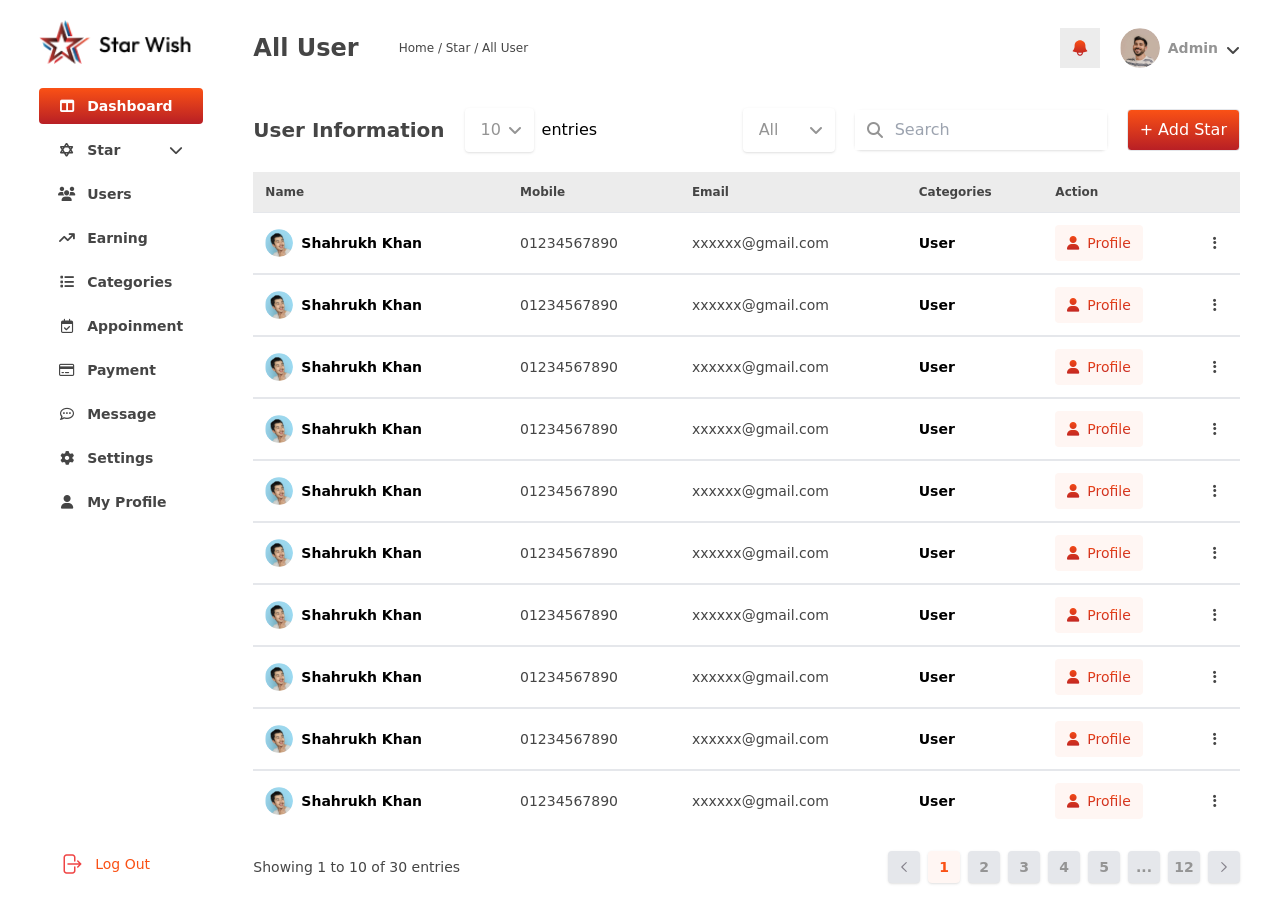
<file: Dashboard - AllUser.html>
<!DOCTYPE html>
<html lang="en">
<head>
    <meta charset="UTF-8">
    <meta http-equiv="X-UA-Compatible" content="IE=edge">
    <meta name="viewport" content="width=device-width, initial-scale=1.0">
    <title>Star Wish BD Dashboard - All User</title>
    <link rel="shortcut icon" type="x-icon" href="img/site-icon.png">
    <link rel="stylesheet" href="style.css">
    <link rel="stylesheet" href="output.css">
    <link rel="stylesheet" href="https://cdnjs.cloudflare.com/ajax/libs/font-awesome/6.4.0/css/all.min.css" />
    <link rel="stylesheet" href="https://cdn.jsdelivr.net/npm/swiper@9/swiper-bundle.min.css" />
</head>
<body class="font-sans">
  <section class=" max-w-[1920px] ml-auto mr-auto">

    <!-- Navigation Menu -->
    <div class="relative">
        
      <nav class="bg-white fixed min-[2000px]:absolute top-0 flex flex-row xl:flex-col justify-between xl:h-full custom-container shadow-sm xl:shadow-none w-full xl:w-fit z-10">
          
          <div class="">

              <a href="index.html"><img class="h-10 xl:h-12 2xl:h-12 mx-0 xl:mx-5 my-2 xl:my-5" src="img/Logo.png" alt=""></a>

              <div class="bg-white xl:bg-transparent hidden xl:grid absolute xl:static top-6 right-0 z-10 rounded-sm py-5 xl:py-0 2xl:py-5 max-h-[800px] xl:max-h-[470px] 2xl:max-h-[750px] overflow-y-auto scroll-h min-w-[195px] scroll-smooth shadow-md xl:shadow-none mt-5 px-5" id="toggle-menu">

                  <a class="menu-list menu-list-active" href="index.html">
                    <div class="h-4 w-4 flex items-center justify-center"><i class="fa-solid fa-table-columns"></i></div>
                    <span>Dashboard</span>
                  </a>

                  <button class="accordion-button menu-list mt-2" href="#">
                    <div class="h-4 w-4 flex items-center justify-center"><i class="fa-solid fa-star-of-david"></i></div>
                    <span>Star</span>
                    <i class="ml-auto fa-solid fa-chevron-down"></i>
                  </button>

                  <ul class="menu-collapse hidden list-none">
                    <li><a href="#">- All</a></li>
                    <li><a href="#">- Actor</a></li>
                    <li><a href="#">- Models</a></li>
                    <li><a href="#">- Athelete</a></li>
                    <li><a href="#">- Chefs</a></li>
                    <li><a href="#">- Creator</a></li>
                    <li><a href="#">- Comedian</a></li>
                    <li><a href="#">- Musicial</a></li>
                    <li><a href="#">- RJ</a></li>
                  </ul>

                  <a class="menu-list mt-2" href="#">
                    <div class="h-4 w-4 flex items-center justify-center"><i class="fa-solid fa-users"></i></div>
                    <span>Users</span>
                  </a>

                  <a class="menu-list mt-2" href="#">
                    <div class="h-4 w-4 flex items-center justify-center"><i class="fa-solid fa-arrow-trend-up"></i></div>
                    <span>Earning</span>
                  </a>

                  <a class="menu-list mt-2" href="#">
                    <div class="h-4 w-4 flex items-center justify-center"><i class="fa-solid fa-list"></i></div>
                    <span>Categories</span>
                  </a>

                  <a class="menu-list mt-2" href="#">
                    <div class="h-4 w-4 flex items-center justify-center"><i class="fa-regular fa-calendar-check"></i></div>
                    <span>Appoinment</span>
                  </a>

                  <a class="menu-list mt-2" href="#">
                    <div class="h-4 w-4 flex items-center justify-center"><i class="fa-regular fa-credit-card"></i></div>
                    <span>Payment</span>
                  </a>

                  <a class="menu-list mt-2" href="#">
                    <div class="h-4 w-4 flex items-center justify-center"><i class="fa-regular fa-comment-dots"></i></div>
                    <span>Message</span>
                  </a>

                  <a class="menu-list mt-2" href="#">
                    <div class="h-4 w-4 flex items-center justify-center"><i class="fa-solid fa-gear"></i></div>
                    <span>Settings</span>
                  </a>

                  <a class="menu-list mt-2" href="#">
                    <div class="h-4 w-4 flex items-center justify-center"><i class="fa-solid fa-user"></i></div>
                    <span>My Profile</span>
                  </a>



              </div>

          </div>

          <!-- Logout Menu Section -->
          <div class="flex items-center xl:px-5 xl:py-3 gap-32 xl:gap-0">

              <a class="text-primaryColor hover:text-red-500 hover:bg-transparent flex gap-3 items-center font-medium text-sm px-5 py-3 rounded-l-full" href="#">
                  <svg width="24" height="24" viewBox="0 0 24 24" fill="none" xmlns="http://www.w3.org/2000/svg">
                      <path d="M15.75 9V5.25C15.75 4.65326 15.5129 4.08097 15.091 3.65901C14.669 3.23705 14.0967 3 13.5 3H7.5C6.90326 3 6.33097 3.23705 5.90901 3.65901C5.48705 4.08097 5.25 4.65326 5.25 5.25V18.75C5.25 19.3467 5.48705 19.919 5.90901 20.341C6.33097 20.7629 6.90326 21 7.5 21H13.5C14.0967 21 14.669 20.7629 15.091 20.341C15.5129 19.919 15.75 19.3467 15.75 18.75V15M18.75 15L21.75 12M21.75 12L18.75 9M21.75 12H9" stroke="#EF4444" stroke-width="1.5" stroke-linecap="round" stroke-linejoin="round"/>
                      </svg>
                       
                  <span class="hidden md:block">Log Out</span>
              </a>
              
              <button class="block xl:hidden" id="toggle-button">
                  <svg class="-mr-[1px]" height="24px" width="24px" fill="none" stroke="currentColor" stroke-width="1.5" viewBox="0 0 24 24" xmlns="http://www.w3.org/2000/svg" aria-hidden="true">
                      <path stroke-linecap="round" stroke-linejoin="round" d="M3.75 6.75h16.5M3.75 12h16.5m-16.5 5.25h16.5"></path>
                    </svg>
              </button>    

          </div>
              
       

      </nav>
      
  </div>




    <!-- Right Side Section -->
    <div class="ml-auto w-full xl:w-5/6 px-0 xl:px-5 py-2 mt-16 xl:mt-0 h-screen">


       <!-- Project Overview Header -->

        <section class="flex flex-col xl:flex-row xl:items-center justify-between px-5 py-2 xl:py-5 gap-4">

            <div class="flex items-center gap-10">
              <p class="text-tColor2 text-2xl font-bold">All User</pc>
              <p class="text-tColor2 text-xs">Home / Star / All User</pc>
            </div>

            <!-- Notification & User -->

            <div class="flex items-center gap-5 flex-wrap">

              <div class="text-xs xl:text-base flex items-center gap-4 xl:gap-5 ml-auto fixed xl:static top-2 right-6 z-10 scale-75 xl:scale-100">


                  <a class="bg-[#ECECEC] p-3" href="#">
                    <svg width="16" height="16" viewBox="0 0 20 20" fill="none" xmlns="http://www.w3.org/2000/svg">
                      <path fill-rule="evenodd" clip-rule="evenodd" d="M3.24997 7C3.24997 5.20979 3.96113 3.4929 5.227 2.22703C6.49287 0.961159 8.20976 0.25 9.99997 0.25C11.7902 0.25 13.5071 0.961159 14.7729 2.22703C16.0388 3.4929 16.75 5.20979 16.75 7V7.75C16.75 9.873 17.55 11.807 18.868 13.27C18.9501 13.361 19.0086 13.4707 19.0385 13.5896C19.0684 13.7084 19.0687 13.8328 19.0394 13.9518C19.0101 14.0708 18.9521 14.1808 18.8704 14.2722C18.7887 14.3636 18.6859 14.4335 18.571 14.476C17.027 15.046 15.411 15.466 13.74 15.719C13.7776 16.2331 13.7088 16.7495 13.5379 17.2359C13.367 17.7222 13.0977 18.1681 12.7467 18.5457C12.3957 18.9233 11.9707 19.2245 11.4981 19.4304C11.0255 19.6364 10.5155 19.7427 9.99997 19.7427C9.48446 19.7427 8.97448 19.6364 8.50188 19.4304C8.02929 19.2245 7.60424 18.9233 7.25327 18.5457C6.90229 18.1681 6.63295 17.7222 6.46204 17.2359C6.29114 16.7495 6.22235 16.2331 6.25997 15.719C4.61163 15.4692 2.99296 15.0524 1.42897 14.475C1.31411 14.4326 1.21137 14.3627 1.12973 14.2715C1.0481 14.1802 0.990049 14.0703 0.960654 13.9515C0.931259 13.8326 0.931413 13.7084 0.961102 13.5896C0.990791 13.4708 1.04911 13.3611 1.13097 13.27C2.49778 11.7567 3.25305 9.78919 3.24997 7.75V7ZM7.75197 15.9C7.73918 16.2032 7.78785 16.5058 7.89506 16.7897C8.00226 17.0736 8.16579 17.3329 8.37579 17.5519C8.5858 17.771 8.83795 17.9453 9.11707 18.0644C9.39619 18.1835 9.69651 18.2448 9.99997 18.2448C10.3034 18.2448 10.6038 18.1835 10.8829 18.0644C11.162 17.9453 11.4141 17.771 11.6242 17.5519C11.8342 17.3329 11.9977 17.0736 12.1049 16.7897C12.2121 16.5058 12.2608 16.2032 12.248 15.9C10.7523 16.0347 9.24761 16.0347 7.75197 15.9Z" fill="url(#paint0_linear_320_5550)"/>
                      <defs>
                      <linearGradient id="paint0_linear_320_5550" x1="9.99994" y1="0.25" x2="9.99994" y2="19.7427" gradientUnits="userSpaceOnUse">
                      <stop stop-color="#FA5115"/>
                      <stop offset="1" stop-color="#B81F25"/>
                      </linearGradient>
                      </defs>
                      </svg>
                      
                  </a>

                  <a href="#" class="flex items-center gap-2">
                    <div class="h-10 w-10 flex items-center justify-center rounded-[50%] overflow-hidden"><img src="img/user1.png" alt=""></div>
                    <p class="font-semibold text-sm text-tColor">Admin</p>
                    <i class="fa-solid fa-angle-down font-bold mt-1 text-tColor2"></i>
                </a>

              </div>
            </div>
            
        </section>




        <section class="px-5 py-5 flex justify-between items-center flex-wrap xl:flex-nowrap gap-5">

          <p class="font-bold text-xl text-tColor2 w-full xl:w-fit order-1">User Information</p>

          <div class="flex items-center gap-2 xl:mr-auto order-2">
            <div class="relative">
              <select class="block appearance-none w-full bg-white  text-tColor py-3 px-4 pr-8 rounded leading-tight focus:outline-none shadow">
                <option>10</option>
                <option>20</option>
                <option>30</option>
                <option>40</option>
                <option>50</option>
              </select>
              <div class="pointer-events-none absolute inset-y-0 right-1 flex items-center px-2 text-gray-700">
                <i class="fa-solid fa-angle-down text-tColor"></i>
              </div>
            </div>
            <p>entries</p>
          </div>

          <div class="relative order-3">
            <select class="block appearance-none w-full bg-white  text-tColor py-3 px-4 pr-8 rounded leading-tight focus:outline-none shadow">
              <option>All</option>
              <option>List 1</option>
              <option>List 2</option>
              <option>List 3</option>
              <option>LIst 4</option>
            </select>
            <div class="pointer-events-none absolute inset-y-0 right-1 flex items-center px-2 text-gray-700">
              <i class="fa-solid fa-angle-down text-tColor"></i>
            </div>
          </div>

          <div class="bg-white relative rounded-md w-full xl:w-fit shadow order-5 xl:order-4">
            <input class="py-2 pr-3 pl-10 focus:outline-none" type="text" placeholder="Search">
            <i class="fa-solid fa-magnifying-glass absolute top-1/2 left-3 -translate-y-1/2 text-tColor"></i>
          </div>

          <button class="text-white gradient-color border-[1px] rounded px-3 py-2 order-4 xl:order-5">+ Add Star</button>

              
        </section>

        <section class="mx-5">

          <div class="flex flex-col justify-around">

            <div class="bg-white overflow-x-scroll md:overflow-hidden">
              <table class="table-auto text-xs md:text-sm profile-table w-[200%] md:w-full shadow">
                <thead>
                  <tr>
                    <th>Name</th>
                    <th>Mobile</th>
                    <th>Email</th>
                    <th>Categories</th>
                    <th>Action</th>
                    <th></th>
                  </tr>
                </thead>
                <tbody>


                  <tr>
                    <td><div class="flex items-center gap-2">
                      <img src="img/user3.png" alt="" class="h-7 w-7 rounded-[50%]">
                      <p class="font-semibold">Shahrukh Khan</p>
                    </div></td>
                    <td class="text-tColor2">01234567890</td>
                    <td class="text-tColor2">xxxxxx@gmail.com</td>
                    <td class="font-semibold">User</td>
                    <td><div class="bg-tertiaryColor w-fit px-3 py-2 rounded">
                      <button class="text-transparent bg-clip-text gradient-color"><i class="fa-solid fa-user mr-2"></i>Profile</button></div>
                    </td>
                    <td class="text-tColor2"><button><i class="fa-solid fa-ellipsis-vertical"></i></button></td>
                  </tr>

                  <tr>
                    <td><div class="flex items-center gap-2">
                      <img src="img/user3.png" alt="" class="h-7 w-7 rounded-[50%]">
                      <p class="font-semibold">Shahrukh Khan</p>
                    </div></td>
                    <td class="text-tColor2">01234567890</td>
                    <td class="text-tColor2">xxxxxx@gmail.com</td>
                    <td class="font-semibold">User</td>
                    <td><div class="bg-tertiaryColor w-fit px-3 py-2 rounded">
                      <button class="text-transparent bg-clip-text gradient-color"><i class="fa-solid fa-user mr-2"></i>Profile</button></div>
                    </td>
                    <td class="text-tColor2"><button><i class="fa-solid fa-ellipsis-vertical"></i></button></td>
                  </tr>

                  <tr>
                    <td><div class="flex items-center gap-2">
                      <img src="img/user3.png" alt="" class="h-7 w-7 rounded-[50%]">
                      <p class="font-semibold">Shahrukh Khan</p>
                    </div></td>
                    <td class="text-tColor2">01234567890</td>
                    <td class="text-tColor2">xxxxxx@gmail.com</td>
                    <td class="font-semibold">User</td>
                    <td><div class="bg-tertiaryColor w-fit px-3 py-2 rounded">
                      <button class="text-transparent bg-clip-text gradient-color"><i class="fa-solid fa-user mr-2"></i>Profile</button></div>
                    </td>
                    <td class="text-tColor2"><button><i class="fa-solid fa-ellipsis-vertical"></i></button></td>
                  </tr>

                  <tr>
                    <td><div class="flex items-center gap-2">
                      <img src="img/user3.png" alt="" class="h-7 w-7 rounded-[50%]">
                      <p class="font-semibold">Shahrukh Khan</p>
                    </div></td>
                    <td class="text-tColor2">01234567890</td>
                    <td class="text-tColor2">xxxxxx@gmail.com</td>
                    <td class="font-semibold">User</td>
                    <td><div class="bg-tertiaryColor w-fit px-3 py-2 rounded">
                      <button class="text-transparent bg-clip-text gradient-color"><i class="fa-solid fa-user mr-2"></i>Profile</button></div>
                    </td>
                    <td class="text-tColor2"><button><i class="fa-solid fa-ellipsis-vertical"></i></button></td>
                  </tr>

                  <tr>
                    <td><div class="flex items-center gap-2">
                      <img src="img/user3.png" alt="" class="h-7 w-7 rounded-[50%]">
                      <p class="font-semibold">Shahrukh Khan</p>
                    </div></td>
                    <td class="text-tColor2">01234567890</td>
                    <td class="text-tColor2">xxxxxx@gmail.com</td>
                    <td class="font-semibold">User</td>
                    <td><div class="bg-tertiaryColor w-fit px-3 py-2 rounded">
                      <button class="text-transparent bg-clip-text gradient-color"><i class="fa-solid fa-user mr-2"></i>Profile</button></div>
                    </td>
                    <td class="text-tColor2"><button><i class="fa-solid fa-ellipsis-vertical"></i></button></td>
                  </tr>

                  <tr>
                    <td><div class="flex items-center gap-2">
                      <img src="img/user3.png" alt="" class="h-7 w-7 rounded-[50%]">
                      <p class="font-semibold">Shahrukh Khan</p>
                    </div></td>
                    <td class="text-tColor2">01234567890</td>
                    <td class="text-tColor2">xxxxxx@gmail.com</td>
                    <td class="font-semibold">User</td>
                    <td><div class="bg-tertiaryColor w-fit px-3 py-2 rounded">
                      <button class="text-transparent bg-clip-text gradient-color"><i class="fa-solid fa-user mr-2"></i>Profile</button></div>
                    </td>
                    <td class="text-tColor2"><button><i class="fa-solid fa-ellipsis-vertical"></i></button></td>
                  </tr>

                  <tr>
                    <td><div class="flex items-center gap-2">
                      <img src="img/user3.png" alt="" class="h-7 w-7 rounded-[50%]">
                      <p class="font-semibold">Shahrukh Khan</p>
                    </div></td>
                    <td class="text-tColor2">01234567890</td>
                    <td class="text-tColor2">xxxxxx@gmail.com</td>
                    <td class="font-semibold">User</td>
                    <td><div class="bg-tertiaryColor w-fit px-3 py-2 rounded">
                      <button class="text-transparent bg-clip-text gradient-color"><i class="fa-solid fa-user mr-2"></i>Profile</button></div>
                    </td>
                    <td class="text-tColor2"><button><i class="fa-solid fa-ellipsis-vertical"></i></button></td>
                  </tr>

                  <tr>
                    <td><div class="flex items-center gap-2">
                      <img src="img/user3.png" alt="" class="h-7 w-7 rounded-[50%]">
                      <p class="font-semibold">Shahrukh Khan</p>
                    </div></td>
                    <td class="text-tColor2">01234567890</td>
                    <td class="text-tColor2">xxxxxx@gmail.com</td>
                    <td class="font-semibold">User</td>
                    <td><div class="bg-tertiaryColor w-fit px-3 py-2 rounded">
                      <button class="text-transparent bg-clip-text gradient-color"><i class="fa-solid fa-user mr-2"></i>Profile</button></div>
                    </td>
                    <td class="text-tColor2"><button><i class="fa-solid fa-ellipsis-vertical"></i></button></td>
                  </tr>

                  <tr>
                    <td><div class="flex items-center gap-2">
                      <img src="img/user3.png" alt="" class="h-7 w-7 rounded-[50%]">
                      <p class="font-semibold">Shahrukh Khan</p>
                    </div></td>
                    <td class="text-tColor2">01234567890</td>
                    <td class="text-tColor2">xxxxxx@gmail.com</td>
                    <td class="font-semibold">User</td>
                    <td><div class="bg-tertiaryColor w-fit px-3 py-2 rounded">
                      <button class="text-transparent bg-clip-text gradient-color"><i class="fa-solid fa-user mr-2"></i>Profile</button></div>
                    </td>
                    <td class="text-tColor2"><button><i class="fa-solid fa-ellipsis-vertical"></i></button></td>
                  </tr>

                  <tr>
                    <td><div class="flex items-center gap-2">
                      <img src="img/user3.png" alt="" class="h-7 w-7 rounded-[50%]">
                      <p class="font-semibold">Shahrukh Khan</p>
                    </div></td>
                    <td class="text-tColor2">01234567890</td>
                    <td class="text-tColor2">xxxxxx@gmail.com</td>
                    <td class="font-semibold">User</td>
                    <td><div class="bg-tertiaryColor w-fit px-3 py-2 rounded">
                      <button class="text-transparent bg-clip-text gradient-color"><i class="fa-solid fa-user mr-2"></i>Profile</button></div>
                    </td>
                    <td class="text-tColor2"><button><i class="fa-solid fa-ellipsis-vertical"></i></button></td>
                  </tr>

                  

                </tbody>
              </table>

            </div>

              <!-- Page Select -->
              <div class="flex flex-col xl:flex-row justify-between xl:items-center py-5 gap-2">
                <div class="flex items-center justify-center gap-2">
                <p class="text-center text-xs xl:text-sm text-tColor2">Showing 1 to 10 of 30 entries</p>
                </div>

                <div class="scale-75 xl:scale-100 grid grid-flow-col content-center ml-auto mr-auto xl:mr-0 font-semibold xl:text-sm text-tColor gap-2">
                    <a class="bg-gray-200 h-8 w-8 rounded flex items-center justify-center shadow"  href="#"><svg width="6" height="10" viewBox="0 0 8 14" fill="none" xmlns="http://www.w3.org/2000/svg">
                        <path d="M7.125 0.75L0.875 7L7.125 13.25" stroke="#84818A" stroke-width="1.5" stroke-linecap="round" stroke-linejoin="round"/>
                        </svg>
                        </a>
                    <a class="bg-tertiaryColor text-primaryColor h-8 w-8 rounded flex items-center justify-center shadow"  href="#">1</a>
                    <a class="bg-gray-200 h-8 w-8 rounded flex items-center justify-center shadow"  href="#">2</a>
                    <a class="bg-gray-200 h-8 w-8 rounded flex items-center justify-center shadow" href="#">3</a>
                    <a class="bg-gray-200 h-8 w-8 rounded flex items-center justify-center shadow"  href="#">4</a>
                    <a class="bg-gray-200 h-8 w-8 rounded flex items-center justify-center shadow"  href="#">5</a>
                    <a class="bg-gray-200 h-8 w-8 rounded flex items-center justify-center shadow"  href="#">...</a>
                    <a class="bg-gray-200 h-8 w-8 rounded flex items-center justify-center shadow"  href="#">12</a>
                    <a class="bg-gray-200 h-8 w-8 rounded flex items-center justify-center shadow"  href="#"><svg width="6" height="10" viewBox="0 0 8 14" fill="none" xmlns="http://www.w3.org/2000/svg">
                        <path d="M0.875 0.75L7.125 7L0.875 13.25" stroke="#84818A" stroke-width="1.5" stroke-linecap="round" stroke-linejoin="round"/>
                        </svg>
                        </a>
                </div>
              </div>

          </div>


        </section>
    

    </div>

</section>





<!-- Header Section Script -->
<script> 
  // Menu toggle button 
    const toggleButton = document.getElementById("toggle-button");
    const toggleMenu = document.getElementById("toggle-menu");
    var toggleCounter = 1;
    toggleButton.onclick = function () {
      toggleCounter++;
      if(toggleCounter%2 == 0){
        toggleMenu.classList.remove("hidden");
        toggleMenu.classList.add("grid");
      }
      else{
        toggleMenu.classList.remove("grid");
        toggleMenu.classList.add("hidden");
      }
    }


  </script>


<!-- Accordion Script -->
<script>
  const accordionButtons = document.querySelectorAll('.accordion-button');
  const accordionMenu = document.querySelectorAll('.menu-collapse');

  accordionButtons.forEach(button => {
    button.addEventListener('click', () => {
      const accordionCollapse = button.nextElementSibling;
      button.setAttribute('aria-expanded', button.getAttribute('aria-expanded') === 'false' ? 'true' : 'false');
      accordionCollapse.classList.toggle('hidden');
    });
  });

  // Set all accordion items to collapsed state by default
  document.querySelectorAll('.menu-collapse').forEach(collapse => {
    collapse.classList.add('hidden');
  });


</script>


<!-- Table Script -->
<script>
  const tableButtons = document.querySelectorAll('.table-button');
  const tableMenu = document.querySelectorAll('.table-collapse');
  const tableClose = document.querySelectorAll('.table-close');

  tableButtons.forEach(button => {
    button.addEventListener('click', () => {
      const tableCollapse = button.nextElementSibling;
      button.setAttribute('aria-expanded', button.getAttribute('aria-expanded') === 'false' ? 'true' : 'false');
      tableCollapse.classList.toggle('hidden');
    });
  });

  tableClose.forEach(button => {
    button.addEventListener('click', () => {
      const tableCollapse = button.parentElement.parentElement.parentElement;
      button.setAttribute('aria-expanded', button.getAttribute('aria-expanded') === 'false' ? 'true' : 'false');
      tableCollapse.classList.toggle('hidden');
    });
  });

</script>

<script>
  const tables = document.querySelectorAll('.table-collapse');
  window.onclick = function (event) {
  for (let table of tables){
  if (event.target == table) {
    table.classList.toggle('hidden');
  }
}
};
</script>



</body>
</html>
</file>
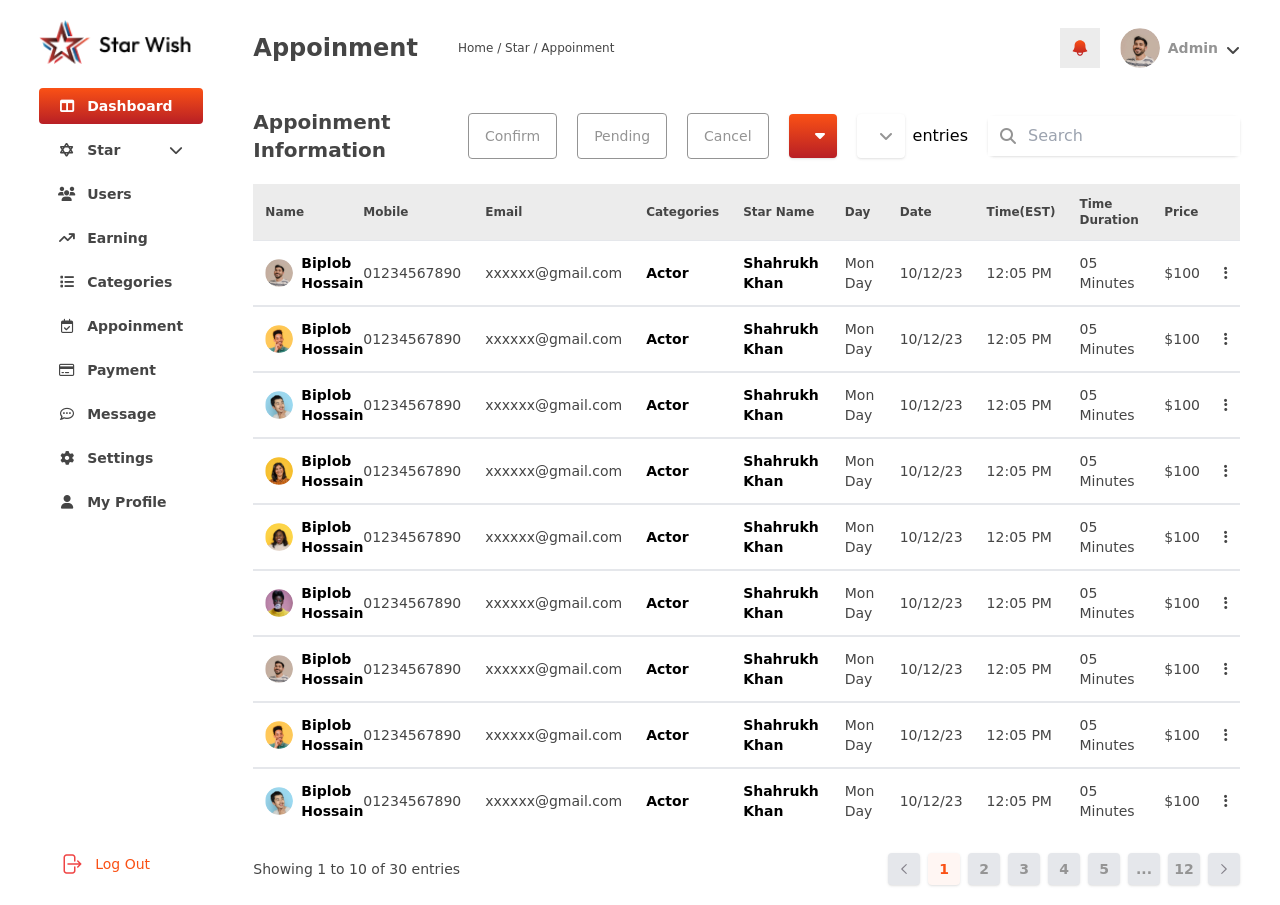
<file: Dashboard - Appoinment.html>
<!DOCTYPE html>
<html lang="en">
<head>
    <meta charset="UTF-8">
    <meta http-equiv="X-UA-Compatible" content="IE=edge">
    <meta name="viewport" content="width=device-width, initial-scale=1.0">
    <title>Star Wish BD Dashboard - Appoinment</title>
    <link rel="shortcut icon" type="x-icon" href="img/site-icon.png">
    <link rel="stylesheet" href="style.css">
    <link rel="stylesheet" href="output.css">
    <link rel="stylesheet" href="https://cdnjs.cloudflare.com/ajax/libs/font-awesome/6.4.0/css/all.min.css" />
    <link rel="stylesheet" href="https://cdn.jsdelivr.net/npm/swiper@9/swiper-bundle.min.css" />
</head>
<body class="font-sans">
  <section class=" max-w-[1920px] ml-auto mr-auto">

    <!-- Navigation Menu -->
    <div class="relative">
        
      <nav class="bg-white fixed min-[2000px]:absolute top-0 flex flex-row xl:flex-col justify-between xl:h-full custom-container shadow-sm xl:shadow-none w-full xl:w-fit z-10">
          
          <div class="">

              <a href="index.html"><img class="h-10 xl:h-12 2xl:h-12 mx-0 xl:mx-5 my-2 xl:my-5" src="img/Logo.png" alt=""></a>

              <div class="bg-white xl:bg-transparent hidden xl:grid absolute xl:static top-6 right-0 z-10 rounded-sm py-5 xl:py-0 2xl:py-5 max-h-[800px] xl:max-h-[470px] 2xl:max-h-[750px] overflow-y-auto scroll-h min-w-[195px] scroll-smooth shadow-md xl:shadow-none mt-5 px-5" id="toggle-menu">

                  <a class="menu-list menu-list-active" href="index.html">
                    <div class="h-4 w-4 flex items-center justify-center"><i class="fa-solid fa-table-columns"></i></div>
                    <span>Dashboard</span>
                  </a>

                  <button class="accordion-button menu-list mt-2" href="#">
                    <div class="h-4 w-4 flex items-center justify-center"><i class="fa-solid fa-star-of-david"></i></div>
                    <span>Star</span>
                    <i class="ml-auto fa-solid fa-chevron-down"></i>
                  </button>

                  <ul class="menu-collapse hidden list-none">
                    <li><a href="#">- All</a></li>
                    <li><a href="#">- Actor</a></li>
                    <li><a href="#">- Models</a></li>
                    <li><a href="#">- Athelete</a></li>
                    <li><a href="#">- Chefs</a></li>
                    <li><a href="#">- Creator</a></li>
                    <li><a href="#">- Comedian</a></li>
                    <li><a href="#">- Musicial</a></li>
                    <li><a href="#">- RJ</a></li>
                  </ul>

                  <a class="menu-list mt-2" href="#">
                    <div class="h-4 w-4 flex items-center justify-center"><i class="fa-solid fa-users"></i></div>
                    <span>Users</span>
                  </a>

                  <a class="menu-list mt-2" href="#">
                    <div class="h-4 w-4 flex items-center justify-center"><i class="fa-solid fa-arrow-trend-up"></i></div>
                    <span>Earning</span>
                  </a>

                  <a class="menu-list mt-2" href="#">
                    <div class="h-4 w-4 flex items-center justify-center"><i class="fa-solid fa-list"></i></div>
                    <span>Categories</span>
                  </a>

                  <a class="menu-list mt-2" href="#">
                    <div class="h-4 w-4 flex items-center justify-center"><i class="fa-regular fa-calendar-check"></i></div>
                    <span>Appoinment</span>
                  </a>

                  <a class="menu-list mt-2" href="#">
                    <div class="h-4 w-4 flex items-center justify-center"><i class="fa-regular fa-credit-card"></i></div>
                    <span>Payment</span>
                  </a>

                  <a class="menu-list mt-2" href="#">
                    <div class="h-4 w-4 flex items-center justify-center"><i class="fa-regular fa-comment-dots"></i></div>
                    <span>Message</span>
                  </a>

                  <a class="menu-list mt-2" href="#">
                    <div class="h-4 w-4 flex items-center justify-center"><i class="fa-solid fa-gear"></i></div>
                    <span>Settings</span>
                  </a>

                  <a class="menu-list mt-2" href="#">
                    <div class="h-4 w-4 flex items-center justify-center"><i class="fa-solid fa-user"></i></div>
                    <span>My Profile</span>
                  </a>



              </div>

          </div>

          <!-- Logout Menu Section -->
          <div class="flex items-center xl:px-5 xl:py-3 gap-32 xl:gap-0">

              <a class="text-primaryColor hover:text-red-500 hover:bg-transparent flex gap-3 items-center font-medium text-sm px-5 py-3 rounded-l-full" href="#">
                  <svg width="24" height="24" viewBox="0 0 24 24" fill="none" xmlns="http://www.w3.org/2000/svg">
                      <path d="M15.75 9V5.25C15.75 4.65326 15.5129 4.08097 15.091 3.65901C14.669 3.23705 14.0967 3 13.5 3H7.5C6.90326 3 6.33097 3.23705 5.90901 3.65901C5.48705 4.08097 5.25 4.65326 5.25 5.25V18.75C5.25 19.3467 5.48705 19.919 5.90901 20.341C6.33097 20.7629 6.90326 21 7.5 21H13.5C14.0967 21 14.669 20.7629 15.091 20.341C15.5129 19.919 15.75 19.3467 15.75 18.75V15M18.75 15L21.75 12M21.75 12L18.75 9M21.75 12H9" stroke="#EF4444" stroke-width="1.5" stroke-linecap="round" stroke-linejoin="round"/>
                      </svg>
                       
                  <span class="hidden md:block">Log Out</span>
              </a>
              
              <button class="block xl:hidden" id="toggle-button">
                  <svg class="-mr-[1px]" height="24px" width="24px" fill="none" stroke="currentColor" stroke-width="1.5" viewBox="0 0 24 24" xmlns="http://www.w3.org/2000/svg" aria-hidden="true">
                      <path stroke-linecap="round" stroke-linejoin="round" d="M3.75 6.75h16.5M3.75 12h16.5m-16.5 5.25h16.5"></path>
                    </svg>
              </button>    

          </div>
              
       

      </nav>
      
  </div>




    <!-- Right Side Section -->
    <div class="ml-auto w-full xl:w-5/6 px-0 xl:px-5 py-2 mt-16 xl:mt-0 h-screen">


       <!-- Project Overview Header -->

        <section class="flex flex-col xl:flex-row xl:items-center justify-between px-5 py-2 xl:py-5 gap-4">

            <div class="flex items-center gap-10">
              <p class="text-tColor2 text-2xl font-bold">Appoinment</pc>
              <p class="text-tColor2 text-xs">Home / Star / Appoinment</pc>
            </div>

            <!-- Notification & User -->

            <div class="flex items-center gap-5 flex-wrap">


              <div class="text-xs xl:text-base flex items-center gap-4 xl:gap-5 ml-auto fixed xl:static top-2 right-6 z-10 scale-75 xl:scale-100">


                  <a class="bg-[#ECECEC] p-3" href="#">
                    <svg width="16" height="16" viewBox="0 0 20 20" fill="none" xmlns="http://www.w3.org/2000/svg">
                      <path fill-rule="evenodd" clip-rule="evenodd" d="M3.24997 7C3.24997 5.20979 3.96113 3.4929 5.227 2.22703C6.49287 0.961159 8.20976 0.25 9.99997 0.25C11.7902 0.25 13.5071 0.961159 14.7729 2.22703C16.0388 3.4929 16.75 5.20979 16.75 7V7.75C16.75 9.873 17.55 11.807 18.868 13.27C18.9501 13.361 19.0086 13.4707 19.0385 13.5896C19.0684 13.7084 19.0687 13.8328 19.0394 13.9518C19.0101 14.0708 18.9521 14.1808 18.8704 14.2722C18.7887 14.3636 18.6859 14.4335 18.571 14.476C17.027 15.046 15.411 15.466 13.74 15.719C13.7776 16.2331 13.7088 16.7495 13.5379 17.2359C13.367 17.7222 13.0977 18.1681 12.7467 18.5457C12.3957 18.9233 11.9707 19.2245 11.4981 19.4304C11.0255 19.6364 10.5155 19.7427 9.99997 19.7427C9.48446 19.7427 8.97448 19.6364 8.50188 19.4304C8.02929 19.2245 7.60424 18.9233 7.25327 18.5457C6.90229 18.1681 6.63295 17.7222 6.46204 17.2359C6.29114 16.7495 6.22235 16.2331 6.25997 15.719C4.61163 15.4692 2.99296 15.0524 1.42897 14.475C1.31411 14.4326 1.21137 14.3627 1.12973 14.2715C1.0481 14.1802 0.990049 14.0703 0.960654 13.9515C0.931259 13.8326 0.931413 13.7084 0.961102 13.5896C0.990791 13.4708 1.04911 13.3611 1.13097 13.27C2.49778 11.7567 3.25305 9.78919 3.24997 7.75V7ZM7.75197 15.9C7.73918 16.2032 7.78785 16.5058 7.89506 16.7897C8.00226 17.0736 8.16579 17.3329 8.37579 17.5519C8.5858 17.771 8.83795 17.9453 9.11707 18.0644C9.39619 18.1835 9.69651 18.2448 9.99997 18.2448C10.3034 18.2448 10.6038 18.1835 10.8829 18.0644C11.162 17.9453 11.4141 17.771 11.6242 17.5519C11.8342 17.3329 11.9977 17.0736 12.1049 16.7897C12.2121 16.5058 12.2608 16.2032 12.248 15.9C10.7523 16.0347 9.24761 16.0347 7.75197 15.9Z" fill="url(#paint0_linear_320_5550)"/>
                      <defs>
                      <linearGradient id="paint0_linear_320_5550" x1="9.99994" y1="0.25" x2="9.99994" y2="19.7427" gradientUnits="userSpaceOnUse">
                      <stop stop-color="#FA5115"/>
                      <stop offset="1" stop-color="#B81F25"/>
                      </linearGradient>
                      </defs>
                      </svg>
                      
                  </a>

                  <a href="#" class="flex items-center gap-2">
                    <div class="h-10 w-10 flex items-center justify-center rounded-[50%] overflow-hidden"><img src="img/user1.png" alt=""></div>
                    <p class="font-semibold text-sm text-tColor">Admin</p>
                    <i class="fa-solid fa-angle-down font-bold mt-1 text-tColor2"></i>
                </a>

              </div>
            </div>
            
        </section>



        <section class="px-5 py-5 flex justify-between items-center flex-wrap xl:flex-nowrap gap-5">

          <p class="font-bold text-xl text-tColor2">Appoinment Information</p>

          <div class="flex justify-between items-center flex-wrap xl:flex-nowrap gap-5">

            <button class="text-tColor text-sm border-[1px] border-tColor px-4 py-3 rounded">Confirm</button>
            <button class="text-tColor text-sm border-[1px] border-tColor px-4 py-3 rounded">Pending</button>
            <button class="text-tColor text-sm border-[1px] border-tColor px-4 py-3 rounded">Cancel</button>

            <div class="relative">
              <select class="block appearance-none w-full gradient-color text-white py-3 px-4 pr-8 rounded leading-tight focus:outline-none shadow font-semibold">
                <option class="text-black">To Day's</option>
                <option class="text-black">Last Month</option>
                <option class="text-black">Last 3 Months</option>
                <option class="text-black">Last 6 Months</option>
                <option class="text-black">Last Year</option>
              </select>
              <div class="pointer-events-none absolute inset-y-0 right-1 flex items-center px-2 text-white -mt-2">
                <i class="fa-solid fa-sort-down text-white"></i>
              </div>
            </div>
            
            <div class="flex items-center gap-2">
              <div class="relative">
                <select class="block appearance-none w-full bg-white  text-tColor py-3 px-4 pr-8 rounded leading-tight focus:outline-none shadow">
                  <option>10</option>
                  <option>20</option>
                  <option>30</option>
                  <option>40</option>
                  <option>50</option>
                </select>
                <div class="pointer-events-none absolute inset-y-0 right-1 flex items-center px-2 text-gray-700">
                  <i class="fa-solid fa-angle-down text-tColor"></i>
                </div>
              </div>

              <p>entries</p>
            </div>

            <div class="bg-white relative rounded-md w-full xl:w-fit shadow">
              <input class="py-2 pr-3 pl-10 focus:outline-none" type="text" placeholder="Search">
              <i class="fa-solid fa-magnifying-glass absolute top-1/2 left-3 -translate-y-1/2 text-tColor"></i>
            </div>
              
          </div>

        </section>

        <section class="mx-5">

          <div class="flex flex-col justify-around">

            <div class="bg-white overflow-x-scroll md:overflow-hidden">
              <table class="table-auto text-xs md:text-sm profile-table w-[300%] md:w-full shadow">
                <thead>
                  <tr>
                    <th>Name</th>
                    <th>Mobile</th>
                    <th>Email</th>
                    <th>Categories</th>
                    <th>Star Name</th>
                    <th>Day</th>
                    <th>Date</th>
                    <th>Time(EST)</th>
                    <th>Time Duration</th>
                    <th>Price</th>
                    <th></th>
                  </tr>
                </thead>
                <tbody>

                  <tr>
                    <td><div class="flex items-center gap-2">
                      <img src="img/user1.png" alt="" class="h-7 w-7 rounded-[50%]">
                      <p class="font-semibold">Biplob Hossain</p>
                    </div></td>
                    <td class="text-tColor2">01234567890</td>
                    <td class="text-tColor2">xxxxxx@gmail.com</td>
                    <td class="font-semibold">Actor</td>
                    <td class="font-semibold">Shahrukh Khan</td>
                    <td class="text-tColor2">Mon Day</td>
                    <td class="text-tColor2">10/12/23</td>
                    <td class="text-tColor2">12:05 PM</td>
                    <td class="text-tColor2">05 Minutes</td>
                    <td class="text-tColor2">$100</td>
                    <td class="text-tColor2"><button><i class="fa-solid fa-ellipsis-vertical"></i></button></td>
                  </tr>

                  <tr>
                    <td><div class="flex items-center gap-2">
                      <img src="img/user2.png" alt="" class="h-7 w-7 rounded-[50%]">
                      <p class="font-semibold">Biplob Hossain</p>
                    </div></td>
                    <td class="text-tColor2">01234567890</td>
                    <td class="text-tColor2">xxxxxx@gmail.com</td>
                    <td class="font-semibold">Actor</td>
                    <td class="font-semibold">Shahrukh Khan</td>
                    <td class="text-tColor2">Mon Day</td>
                    <td class="text-tColor2">10/12/23</td>
                    <td class="text-tColor2">12:05 PM</td>
                    <td class="text-tColor2">05 Minutes</td>
                    <td class="text-tColor2">$100</td>
                    <td class="text-tColor2"><button><i class="fa-solid fa-ellipsis-vertical"></i></button></td>
                  </tr>

                  <tr>
                    <td><div class="flex items-center gap-2">
                      <img src="img/user3.png" alt="" class="h-7 w-7 rounded-[50%]">
                      <p class="font-semibold">Biplob Hossain</p>
                    </div></td>
                    <td class="text-tColor2">01234567890</td>
                    <td class="text-tColor2">xxxxxx@gmail.com</td>
                    <td class="font-semibold">Actor</td>
                    <td class="font-semibold">Shahrukh Khan</td>
                    <td class="text-tColor2">Mon Day</td>
                    <td class="text-tColor2">10/12/23</td>
                    <td class="text-tColor2">12:05 PM</td>
                    <td class="text-tColor2">05 Minutes</td>
                    <td class="text-tColor2">$100</td>
                    <td class="text-tColor2"><button><i class="fa-solid fa-ellipsis-vertical"></i></button></td>
                  </tr>

                  <tr>
                    <td><div class="flex items-center gap-2">
                      <img src="img/user4.png" alt="" class="h-7 w-7 rounded-[50%]">
                      <p class="font-semibold">Biplob Hossain</p>
                    </div></td>
                    <td class="text-tColor2">01234567890</td>
                    <td class="text-tColor2">xxxxxx@gmail.com</td>
                    <td class="font-semibold">Actor</td>
                    <td class="font-semibold">Shahrukh Khan</td>
                    <td class="text-tColor2">Mon Day</td>
                    <td class="text-tColor2">10/12/23</td>
                    <td class="text-tColor2">12:05 PM</td>
                    <td class="text-tColor2">05 Minutes</td>
                    <td class="text-tColor2">$100</td>
                    <td class="text-tColor2"><button><i class="fa-solid fa-ellipsis-vertical"></i></button></td>
                  </tr>

                  <tr>
                    <td><div class="flex items-center gap-2">
                      <img src="img/user5.png" alt="" class="h-7 w-7 rounded-[50%]">
                      <p class="font-semibold">Biplob Hossain</p>
                    </div></td>
                    <td class="text-tColor2">01234567890</td>
                    <td class="text-tColor2">xxxxxx@gmail.com</td>
                    <td class="font-semibold">Actor</td>
                    <td class="font-semibold">Shahrukh Khan</td>
                    <td class="text-tColor2">Mon Day</td>
                    <td class="text-tColor2">10/12/23</td>
                    <td class="text-tColor2">12:05 PM</td>
                    <td class="text-tColor2">05 Minutes</td>
                    <td class="text-tColor2">$100</td>
                    <td class="text-tColor2"><button><i class="fa-solid fa-ellipsis-vertical"></i></button></td>
                  </tr>

                  <tr>
                    <td><div class="flex items-center gap-2">
                      <img src="img/user6.png" alt="" class="h-7 w-7 rounded-[50%]">
                      <p class="font-semibold">Biplob Hossain</p>
                    </div></td>
                    <td class="text-tColor2">01234567890</td>
                    <td class="text-tColor2">xxxxxx@gmail.com</td>
                    <td class="font-semibold">Actor</td>
                    <td class="font-semibold">Shahrukh Khan</td>
                    <td class="text-tColor2">Mon Day</td>
                    <td class="text-tColor2">10/12/23</td>
                    <td class="text-tColor2">12:05 PM</td>
                    <td class="text-tColor2">05 Minutes</td>
                    <td class="text-tColor2">$100</td>
                    <td class="text-tColor2"><button><i class="fa-solid fa-ellipsis-vertical"></i></button></td>
                  </tr>

                  <tr>
                    <td><div class="flex items-center gap-2">
                      <img src="img/user1.png" alt="" class="h-7 w-7 rounded-[50%]">
                      <p class="font-semibold">Biplob Hossain</p>
                    </div></td>
                    <td class="text-tColor2">01234567890</td>
                    <td class="text-tColor2">xxxxxx@gmail.com</td>
                    <td class="font-semibold">Actor</td>
                    <td class="font-semibold">Shahrukh Khan</td>
                    <td class="text-tColor2">Mon Day</td>
                    <td class="text-tColor2">10/12/23</td>
                    <td class="text-tColor2">12:05 PM</td>
                    <td class="text-tColor2">05 Minutes</td>
                    <td class="text-tColor2">$100</td>
                    <td class="text-tColor2"><button><i class="fa-solid fa-ellipsis-vertical"></i></button></td>
                  </tr>

                  <tr>
                    <td><div class="flex items-center gap-2">
                      <img src="img/user2.png" alt="" class="h-7 w-7 rounded-[50%]">
                      <p class="font-semibold">Biplob Hossain</p>
                    </div></td>
                    <td class="text-tColor2">01234567890</td>
                    <td class="text-tColor2">xxxxxx@gmail.com</td>
                    <td class="font-semibold">Actor</td>
                    <td class="font-semibold">Shahrukh Khan</td>
                    <td class="text-tColor2">Mon Day</td>
                    <td class="text-tColor2">10/12/23</td>
                    <td class="text-tColor2">12:05 PM</td>
                    <td class="text-tColor2">05 Minutes</td>
                    <td class="text-tColor2">$100</td>
                    <td class="text-tColor2"><button><i class="fa-solid fa-ellipsis-vertical"></i></button></td>
                  </tr>

                  <tr>
                    <td><div class="flex items-center gap-2">
                      <img src="img/user3.png" alt="" class="h-7 w-7 rounded-[50%]">
                      <p class="font-semibold">Biplob Hossain</p>
                    </div></td>
                    <td class="text-tColor2">01234567890</td>
                    <td class="text-tColor2">xxxxxx@gmail.com</td>
                    <td class="font-semibold">Actor</td>
                    <td class="font-semibold">Shahrukh Khan</td>
                    <td class="text-tColor2">Mon Day</td>
                    <td class="text-tColor2">10/12/23</td>
                    <td class="text-tColor2">12:05 PM</td>
                    <td class="text-tColor2">05 Minutes</td>
                    <td class="text-tColor2">$100</td>
                    <td class="text-tColor2"><button><i class="fa-solid fa-ellipsis-vertical"></i></button></td>
                  </tr>

                </tbody>
              </table>

            </div>

              <!-- Page Select -->
              <div class="flex flex-col xl:flex-row justify-between xl:items-center py-5 gap-2">
                <div class="flex items-center justify-center gap-2">
                <p class="text-center text-xs xl:text-sm text-tColor2">Showing 1 to 10 of 30 entries</p>
                </div>

                <div class="scale-75 xl:scale-100 grid grid-flow-col content-center ml-auto mr-auto xl:mr-0 font-semibold xl:text-sm text-tColor gap-2">
                    <a class="bg-gray-200 h-8 w-8 rounded flex items-center justify-center shadow"  href="#"><svg width="6" height="10" viewBox="0 0 8 14" fill="none" xmlns="http://www.w3.org/2000/svg">
                        <path d="M7.125 0.75L0.875 7L7.125 13.25" stroke="#84818A" stroke-width="1.5" stroke-linecap="round" stroke-linejoin="round"/>
                        </svg>
                        </a>
                    <a class="bg-tertiaryColor text-primaryColor h-8 w-8 rounded flex items-center justify-center shadow"  href="#">1</a>
                    <a class="bg-gray-200 h-8 w-8 rounded flex items-center justify-center shadow"  href="#">2</a>
                    <a class="bg-gray-200 h-8 w-8 rounded flex items-center justify-center shadow" href="#">3</a>
                    <a class="bg-gray-200 h-8 w-8 rounded flex items-center justify-center shadow"  href="#">4</a>
                    <a class="bg-gray-200 h-8 w-8 rounded flex items-center justify-center shadow"  href="#">5</a>
                    <a class="bg-gray-200 h-8 w-8 rounded flex items-center justify-center shadow"  href="#">...</a>
                    <a class="bg-gray-200 h-8 w-8 rounded flex items-center justify-center shadow"  href="#">12</a>
                    <a class="bg-gray-200 h-8 w-8 rounded flex items-center justify-center shadow"  href="#"><svg width="6" height="10" viewBox="0 0 8 14" fill="none" xmlns="http://www.w3.org/2000/svg">
                        <path d="M0.875 0.75L7.125 7L0.875 13.25" stroke="#84818A" stroke-width="1.5" stroke-linecap="round" stroke-linejoin="round"/>
                        </svg>
                        </a>
                </div>
              </div>

          </div>


        </section>
    

    </div>

</section>





<!-- Header Section Script -->
<script> 
  // Menu toggle button 
    const toggleButton = document.getElementById("toggle-button");
    const toggleMenu = document.getElementById("toggle-menu");
    var toggleCounter = 1;
    toggleButton.onclick = function () {
      toggleCounter++;
      if(toggleCounter%2 == 0){
        toggleMenu.classList.remove("hidden");
        toggleMenu.classList.add("grid");
      }
      else{
        toggleMenu.classList.remove("grid");
        toggleMenu.classList.add("hidden");
      }
    }


  </script>


<!-- Accordion Script -->
<script>
  const accordionButtons = document.querySelectorAll('.accordion-button');
  const accordionMenu = document.querySelectorAll('.menu-collapse');

  accordionButtons.forEach(button => {
    button.addEventListener('click', () => {
      const accordionCollapse = button.nextElementSibling;
      button.setAttribute('aria-expanded', button.getAttribute('aria-expanded') === 'false' ? 'true' : 'false');
      accordionCollapse.classList.toggle('hidden');
    });
  });

  // Set all accordion items to collapsed state by default
  document.querySelectorAll('.menu-collapse').forEach(collapse => {
    collapse.classList.add('hidden');
  });


</script>


<!-- Table Script -->
<script>
  const tableButtons = document.querySelectorAll('.table-button');
  const tableMenu = document.querySelectorAll('.table-collapse');
  const tableClose = document.querySelectorAll('.table-close');

  tableButtons.forEach(button => {
    button.addEventListener('click', () => {
      const tableCollapse = button.nextElementSibling;
      button.setAttribute('aria-expanded', button.getAttribute('aria-expanded') === 'false' ? 'true' : 'false');
      tableCollapse.classList.toggle('hidden');
    });
  });

  tableClose.forEach(button => {
    button.addEventListener('click', () => {
      const tableCollapse = button.parentElement.parentElement.parentElement;
      button.setAttribute('aria-expanded', button.getAttribute('aria-expanded') === 'false' ? 'true' : 'false');
      tableCollapse.classList.toggle('hidden');
    });
  });

</script>

<script>
  const tables = document.querySelectorAll('.table-collapse');
  window.onclick = function (event) {
  for (let table of tables){
  if (event.target == table) {
    table.classList.toggle('hidden');
  }
}
};
</script>



</body>
</html>
</file>
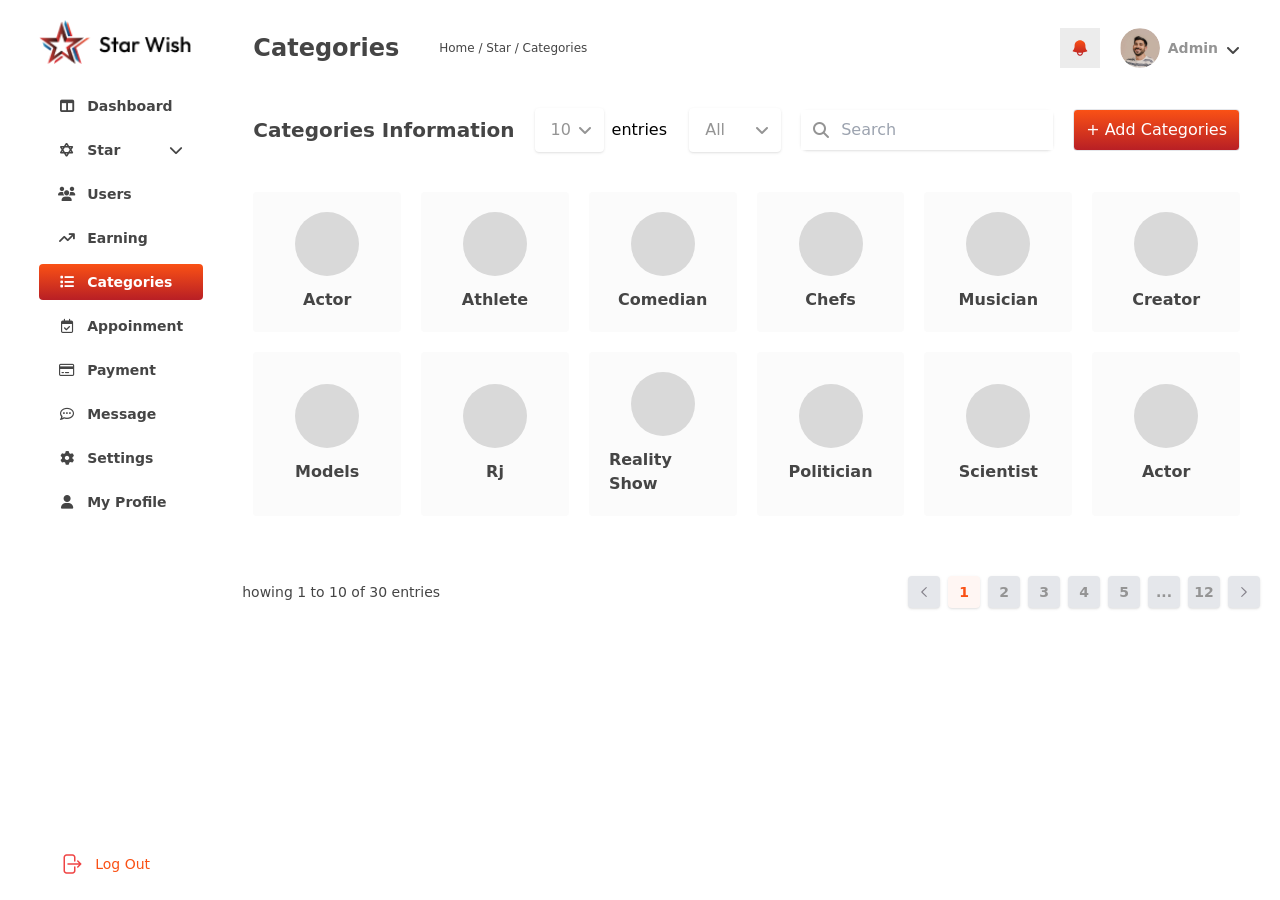
<file: Dashboard - Categories.html>
<!DOCTYPE html>
<html lang="en">
<head>
    <meta charset="UTF-8">
    <meta http-equiv="X-UA-Compatible" content="IE=edge">
    <meta name="viewport" content="width=device-width, initial-scale=1.0">
    <title>Star Wish BD Dashboard - Categories</title>
    <link rel="shortcut icon" type="x-icon" href="img/site-icon.png">
    <link rel="stylesheet" href="style.css">
    <link rel="stylesheet" href="output.css">
    <link rel="stylesheet" href="https://cdnjs.cloudflare.com/ajax/libs/font-awesome/6.4.0/css/all.min.css" />
    <link rel="stylesheet" href="https://cdn.jsdelivr.net/npm/swiper@9/swiper-bundle.min.css" />
</head>
<body class="font-sans">
  <section class=" max-w-[1920px] ml-auto mr-auto">

    <!-- Navigation Menu -->
    <div class="relative">
        
      <nav class="bg-white fixed min-[2000px]:absolute top-0 flex flex-row xl:flex-col justify-between xl:h-full custom-container shadow-sm xl:shadow-none w-full xl:w-fit z-10">
          
          <div class="">

              <a href="index.html"><img class="h-10 xl:h-12 2xl:h-12 mx-0 xl:mx-5 my-2 xl:my-5" src="img/Logo.png" alt=""></a>

              <div class="bg-white xl:bg-transparent hidden xl:grid absolute xl:static top-6 right-0 z-10 rounded-sm py-5 xl:py-0 2xl:py-5 max-h-[800px] xl:max-h-[470px] 2xl:max-h-[750px] overflow-y-auto scroll-h min-w-[195px] scroll-smooth shadow-md xl:shadow-none mt-5 px-5" id="toggle-menu">

                  <a class="menu-list" href="Dashboard - ProjectOverView.html">
                    <div class="h-4 w-4 flex items-center justify-center"><i class="fa-solid fa-table-columns"></i></div>
                    <span>Dashboard</span>
                  </a>

                  <button class="accordion-button menu-list mt-2">
                    <div class="h-4 w-4 flex items-center justify-center"><i class="fa-solid fa-star-of-david"></i></div>
                    <span>Star</span>
                    <i class="ml-auto fa-solid fa-chevron-down"></i>
                  </button>

                  <ul class="menu-collapse hidden list-none">
                    <li><a href="Dashboard - Star.html">- All</a></li>
                    <li><a href="#">- Actor</a></li>
                    <li><a href="#">- Models</a></li>
                    <li><a href="#">- Athelete</a></li>
                    <li><a href="#">- Chefs</a></li>
                    <li><a href="#">- Creator</a></li>
                    <li><a href="#">- Comedian</a></li>
                    <li><a href="#">- Musicial</a></li>
                    <li><a href="#">- RJ</a></li>
                  </ul>

                  <a class="menu-list mt-2" href="Dashboard - AllUser.html">
                    <div class="h-4 w-4 flex items-center justify-center"><i class="fa-solid fa-users"></i></div>
                    <span>Users</span>
                  </a>

                  <a class="menu-list mt-2" href="Dashboard - Earning.html">
                    <div class="h-4 w-4 flex items-center justify-center"><i class="fa-solid fa-arrow-trend-up"></i></div>
                    <span>Earning</span>
                  </a>

                  <a class="menu-list mt-2 menu-list-active" href="Dashboard - Categories.html">
                    <div class="h-4 w-4 flex items-center justify-center"><i class="fa-solid fa-list"></i></div>
                    <span>Categories</span>
                  </a>

                  <a class="menu-list mt-2" href="Dashboard - Appoinment.html">
                    <div class="h-4 w-4 flex items-center justify-center"><i class="fa-regular fa-calendar-check"></i></div>
                    <span>Appoinment</span>
                  </a>

                  <a class="menu-list mt-2" href="Dashboard - Withdraw.html">
                    <div class="h-4 w-4 flex items-center justify-center"><i class="fa-regular fa-credit-card"></i></div>
                    <span>Payment</span>
                  </a>

                  <a class="menu-list mt-2" href="Dashboard - UserProfile.html">
                    <div class="h-4 w-4 flex items-center justify-center"><i class="fa-regular fa-comment-dots"></i></div>
                    <span>Message</span>
                  </a>

                  <a class="menu-list mt-2" href="#">
                    <div class="h-4 w-4 flex items-center justify-center"><i class="fa-solid fa-gear"></i></div>
                    <span>Settings</span>
                  </a>

                  <a class="menu-list mt-2" href="Dashboard - StarProfile.html">
                    <div class="h-4 w-4 flex items-center justify-center"><i class="fa-solid fa-user"></i></div>
                    <span>My Profile</span>
                  </a>



              </div>

          </div>

          <!-- Logout Menu Section -->
          <div class="flex items-center xl:px-5 xl:py-3 gap-32 xl:gap-0">

              <a class="text-primaryColor hover:text-red-500 hover:bg-transparent flex gap-3 items-center font-medium text-sm px-5 py-3 rounded-l-full" href="#">
                  <svg width="24" height="24" viewBox="0 0 24 24" fill="none" xmlns="http://www.w3.org/2000/svg">
                      <path d="M15.75 9V5.25C15.75 4.65326 15.5129 4.08097 15.091 3.65901C14.669 3.23705 14.0967 3 13.5 3H7.5C6.90326 3 6.33097 3.23705 5.90901 3.65901C5.48705 4.08097 5.25 4.65326 5.25 5.25V18.75C5.25 19.3467 5.48705 19.919 5.90901 20.341C6.33097 20.7629 6.90326 21 7.5 21H13.5C14.0967 21 14.669 20.7629 15.091 20.341C15.5129 19.919 15.75 19.3467 15.75 18.75V15M18.75 15L21.75 12M21.75 12L18.75 9M21.75 12H9" stroke="#EF4444" stroke-width="1.5" stroke-linecap="round" stroke-linejoin="round"/>
                      </svg>
                       
                  <span class="hidden md:block">Log Out</span>
              </a>
              
              <button class="block xl:hidden" id="toggle-button">
                  <svg class="-mr-[1px]" height="24px" width="24px" fill="none" stroke="currentColor" stroke-width="1.5" viewBox="0 0 24 24" xmlns="http://www.w3.org/2000/svg" aria-hidden="true">
                      <path stroke-linecap="round" stroke-linejoin="round" d="M3.75 6.75h16.5M3.75 12h16.5m-16.5 5.25h16.5"></path>
                    </svg>
              </button>    

          </div>
              
       

      </nav>
      
  </div>




    <!-- Right Side Section -->
    <div class="ml-auto w-full xl:w-5/6 px-0 xl:px-5 py-2 mt-16 xl:mt-0 h-screen">


       <!-- Project Overview Header -->

        <section class="flex flex-col xl:flex-row xl:items-center justify-between px-5 py-2 xl:py-5 gap-4">

            <div class="flex items-center gap-10">
              <p class="text-tColor2 text-2xl font-bold">Categories</pc>
              <p class="text-tColor2 text-xs">Home / Star / Categories</pc>
            </div>

            <!-- Notification & User -->

            <div class="flex items-center gap-5 flex-wrap">

              <div class="text-xs xl:text-base flex items-center gap-4 xl:gap-5 ml-auto fixed xl:static top-2 right-6 z-10 scale-75 xl:scale-100">


                  <a class="bg-[#ECECEC] p-3" href="#">
                    <svg width="16" height="16" viewBox="0 0 20 20" fill="none" xmlns="http://www.w3.org/2000/svg">
                      <path fill-rule="evenodd" clip-rule="evenodd" d="M3.24997 7C3.24997 5.20979 3.96113 3.4929 5.227 2.22703C6.49287 0.961159 8.20976 0.25 9.99997 0.25C11.7902 0.25 13.5071 0.961159 14.7729 2.22703C16.0388 3.4929 16.75 5.20979 16.75 7V7.75C16.75 9.873 17.55 11.807 18.868 13.27C18.9501 13.361 19.0086 13.4707 19.0385 13.5896C19.0684 13.7084 19.0687 13.8328 19.0394 13.9518C19.0101 14.0708 18.9521 14.1808 18.8704 14.2722C18.7887 14.3636 18.6859 14.4335 18.571 14.476C17.027 15.046 15.411 15.466 13.74 15.719C13.7776 16.2331 13.7088 16.7495 13.5379 17.2359C13.367 17.7222 13.0977 18.1681 12.7467 18.5457C12.3957 18.9233 11.9707 19.2245 11.4981 19.4304C11.0255 19.6364 10.5155 19.7427 9.99997 19.7427C9.48446 19.7427 8.97448 19.6364 8.50188 19.4304C8.02929 19.2245 7.60424 18.9233 7.25327 18.5457C6.90229 18.1681 6.63295 17.7222 6.46204 17.2359C6.29114 16.7495 6.22235 16.2331 6.25997 15.719C4.61163 15.4692 2.99296 15.0524 1.42897 14.475C1.31411 14.4326 1.21137 14.3627 1.12973 14.2715C1.0481 14.1802 0.990049 14.0703 0.960654 13.9515C0.931259 13.8326 0.931413 13.7084 0.961102 13.5896C0.990791 13.4708 1.04911 13.3611 1.13097 13.27C2.49778 11.7567 3.25305 9.78919 3.24997 7.75V7ZM7.75197 15.9C7.73918 16.2032 7.78785 16.5058 7.89506 16.7897C8.00226 17.0736 8.16579 17.3329 8.37579 17.5519C8.5858 17.771 8.83795 17.9453 9.11707 18.0644C9.39619 18.1835 9.69651 18.2448 9.99997 18.2448C10.3034 18.2448 10.6038 18.1835 10.8829 18.0644C11.162 17.9453 11.4141 17.771 11.6242 17.5519C11.8342 17.3329 11.9977 17.0736 12.1049 16.7897C12.2121 16.5058 12.2608 16.2032 12.248 15.9C10.7523 16.0347 9.24761 16.0347 7.75197 15.9Z" fill="url(#paint0_linear_320_5550)"/>
                      <defs>
                      <linearGradient id="paint0_linear_320_5550" x1="9.99994" y1="0.25" x2="9.99994" y2="19.7427" gradientUnits="userSpaceOnUse">
                      <stop stop-color="#FA5115"/>
                      <stop offset="1" stop-color="#B81F25"/>
                      </linearGradient>
                      </defs>
                      </svg>
                      
                  </a>

                  <a href="#" class="flex items-center gap-2">
                    <div class="h-10 w-10 flex items-center justify-center rounded-[50%] overflow-hidden"><img src="img/user1.png" alt=""></div>
                    <p class="font-semibold text-sm text-tColor">Admin</p>
                    <i class="fa-solid fa-angle-down font-bold mt-1 text-tColor2"></i>
                </a>

              </div>
            </div>
            
        </section>




        <section class="px-5 py-5 flex justify-between items-center flex-wrap xl:flex-nowrap gap-5">

          <p class="font-bold text-xl text-tColor2 w-full xl:w-fit order-1">Categories Information</p>

          <div class="flex items-center gap-2 xl:mr-auto order-2">
            <div class="relative">
              <select class="block appearance-none w-full bg-white  text-tColor py-3 px-4 pr-8 rounded leading-tight focus:outline-none shadow">
                <option>10</option>
                <option>20</option>
                <option>30</option>
                <option>40</option>
                <option>50</option>
              </select>
              <div class="pointer-events-none absolute inset-y-0 right-1 flex items-center px-2 text-gray-700">
                <i class="fa-solid fa-angle-down text-tColor"></i>
              </div>
            </div>
            <p>entries</p>
          </div>

          <div class="relative order-3">
            <select class="block appearance-none w-full bg-white  text-tColor py-3 px-4 pr-8 rounded leading-tight focus:outline-none shadow">
              <option>All</option>
              <option>List 1</option>
              <option>List 2</option>
              <option>List 3</option>
              <option>LIst 4</option>
            </select>
            <div class="pointer-events-none absolute inset-y-0 right-1 flex items-center px-2 text-gray-700">
              <i class="fa-solid fa-angle-down text-tColor"></i>
            </div>
          </div>

          <div class="bg-white relative rounded-md w-full xl:w-fit shadow order-5 xl:order-4">
            <input class="py-2 pr-3 pl-10 focus:outline-none" type="text" placeholder="Search">
            <i class="fa-solid fa-magnifying-glass absolute top-1/2 left-3 -translate-y-1/2 text-tColor"></i>
          </div>

          <a href="Dashboard - AddCategories.html" class="text-white gradient-color border-[1px] rounded px-3 py-2 order-4 xl:order-5">+ Add Categories</a>

              
        </section>

        <section class="mx-5 grid grid-cols-2 md:grid-cols-4 xl:grid-cols-6 gap-5 my-5 pb-5">

          <div class="bg-backgroundColor rounded p-5 flex justify-center items-center flex-col">
            <div class="bg-[#D9D9D9] h-16 w-16 rounded-[50%] overflow-hidden flex justify-center items-center"></div>
            <p class="text-tColor2 font-bold mt-3">Actor</p>
          </div>

          <div class="bg-backgroundColor rounded p-5 flex justify-center items-center flex-col">
            <div class="bg-[#D9D9D9] h-16 w-16 rounded-[50%] overflow-hidden flex justify-center items-center"></div>
            <p class="text-tColor2 font-bold mt-3">Athlete</p>
          </div>

          <div class="bg-backgroundColor rounded p-5 flex justify-center items-center flex-col">
            <div class="bg-[#D9D9D9] h-16 w-16 rounded-[50%] overflow-hidden flex justify-center items-center"></div>
            <p class="text-tColor2 font-bold mt-3">Comedian</p>
          </div>

          <div class="bg-backgroundColor rounded p-5 flex justify-center items-center flex-col">
            <div class="bg-[#D9D9D9] h-16 w-16 rounded-[50%] overflow-hidden flex justify-center items-center"></div>
            <p class="text-tColor2 font-bold mt-3">Chefs</p>
          </div>

          <div class="bg-backgroundColor rounded p-5 flex justify-center items-center flex-col">
            <div class="bg-[#D9D9D9] h-16 w-16 rounded-[50%] overflow-hidden flex justify-center items-center"></div>
            <p class="text-tColor2 font-bold mt-3">Musician</p>
          </div>

          <div class="bg-backgroundColor rounded p-5 flex justify-center items-center flex-col">
            <div class="bg-[#D9D9D9] h-16 w-16 rounded-[50%] overflow-hidden flex justify-center items-center"></div>
            <p class="text-tColor2 font-bold mt-3">Creator</p>
          </div>

          <div class="bg-backgroundColor rounded p-5 flex justify-center items-center flex-col">
            <div class="bg-[#D9D9D9] h-16 w-16 rounded-[50%] overflow-hidden flex justify-center items-center"></div>
            <p class="text-tColor2 font-bold mt-3">Models</p>
          </div>

          <div class="bg-backgroundColor rounded p-5 flex justify-center items-center flex-col">
            <div class="bg-[#D9D9D9] h-16 w-16 rounded-[50%] overflow-hidden flex justify-center items-center"></div>
            <p class="text-tColor2 font-bold mt-3">Rj</p>
          </div>

          <div class="bg-backgroundColor rounded p-5 flex justify-center items-center flex-col">
            <div class="bg-[#D9D9D9] h-16 w-16 rounded-[50%] overflow-hidden flex justify-center items-center"></div>
            <p class="text-tColor2 font-bold mt-3">Reality Show</p>
          </div>

          <div class="bg-backgroundColor rounded p-5 flex justify-center items-center flex-col">
            <div class="bg-[#D9D9D9] h-16 w-16 rounded-[50%] overflow-hidden flex justify-center items-center"></div>
            <p class="text-tColor2 font-bold mt-3">Politician</p>
          </div>

          <div class="bg-backgroundColor rounded p-5 flex justify-center items-center flex-col">
            <div class="bg-[#D9D9D9] h-16 w-16 rounded-[50%] overflow-hidden flex justify-center items-center"></div>
            <p class="text-tColor2 font-bold mt-3">Scientist</p>
          </div>

          <div class="bg-backgroundColor rounded p-5 flex justify-center items-center flex-col">
            <div class="bg-[#D9D9D9] h-16 w-16 rounded-[50%] overflow-hidden flex justify-center items-center"></div>
            <p class="text-tColor2 font-bold mt-3">Actor</p>
          </div>

        </section>

        <section>
          <!-- Page Select -->
          <div class="flex flex-col xl:flex-row justify-between xl:items-center py-5 gap-2">
            <div class="flex items-center justify-center gap-2">
            <p class="text-center text-xs xl:text-sm text-tColor2">Showing 1 to 10 of 30 entries</p>
            </div>

            <div class="scale-75 xl:scale-100 grid grid-flow-col content-center ml-auto mr-auto xl:mr-0 font-semibold xl:text-sm text-tColor gap-2">
                <a class="bg-gray-200 h-8 w-8 rounded flex items-center justify-center shadow"  href="#"><svg width="6" height="10" viewBox="0 0 8 14" fill="none" xmlns="http://www.w3.org/2000/svg">
                    <path d="M7.125 0.75L0.875 7L7.125 13.25" stroke="#84818A" stroke-width="1.5" stroke-linecap="round" stroke-linejoin="round"/>
                    </svg>
                    </a>
                <a class="bg-tertiaryColor text-primaryColor h-8 w-8 rounded flex items-center justify-center shadow"  href="#">1</a>
                <a class="bg-gray-200 h-8 w-8 rounded flex items-center justify-center shadow"  href="#">2</a>
                <a class="bg-gray-200 h-8 w-8 rounded flex items-center justify-center shadow" href="#">3</a>
                <a class="bg-gray-200 h-8 w-8 rounded flex items-center justify-center shadow"  href="#">4</a>
                <a class="bg-gray-200 h-8 w-8 rounded flex items-center justify-center shadow"  href="#">5</a>
                <a class="bg-gray-200 h-8 w-8 rounded flex items-center justify-center shadow"  href="#">...</a>
                <a class="bg-gray-200 h-8 w-8 rounded flex items-center justify-center shadow"  href="#">12</a>
                <a class="bg-gray-200 h-8 w-8 rounded flex items-center justify-center shadow"  href="#"><svg width="6" height="10" viewBox="0 0 8 14" fill="none" xmlns="http://www.w3.org/2000/svg">
                    <path d="M0.875 0.75L7.125 7L0.875 13.25" stroke="#84818A" stroke-width="1.5" stroke-linecap="round" stroke-linejoin="round"/>
                    </svg>
                    </a>
            </div>
          </div>
        </section>
    

    </div>

</section>





<!-- Header Section Script -->
<script> 
  // Menu toggle button 
    const toggleButton = document.getElementById("toggle-button");
    const toggleMenu = document.getElementById("toggle-menu");
    var toggleCounter = 1;
    toggleButton.onclick = function () {
      toggleCounter++;
      if(toggleCounter%2 == 0){
        toggleMenu.classList.remove("hidden");
        toggleMenu.classList.add("grid");
      }
      else{
        toggleMenu.classList.remove("grid");
        toggleMenu.classList.add("hidden");
      }
    }


  </script>


<!-- Accordion Script -->
<script>
  const accordionButtons = document.querySelectorAll('.accordion-button');
  const accordionMenu = document.querySelectorAll('.menu-collapse');

  accordionButtons.forEach(button => {
    button.addEventListener('click', () => {
      const accordionCollapse = button.nextElementSibling;
      button.setAttribute('aria-expanded', button.getAttribute('aria-expanded') === 'false' ? 'true' : 'false');
      accordionCollapse.classList.toggle('hidden');
    });
  });

  // Set all accordion items to collapsed state by default
  document.querySelectorAll('.menu-collapse').forEach(collapse => {
    collapse.classList.add('hidden');
  });


</script>


<!-- Table Script -->
<script>
  const tableButtons = document.querySelectorAll('.table-button');
  const tableMenu = document.querySelectorAll('.table-collapse');
  const tableClose = document.querySelectorAll('.table-close');

  tableButtons.forEach(button => {
    button.addEventListener('click', () => {
      const tableCollapse = button.nextElementSibling;
      button.setAttribute('aria-expanded', button.getAttribute('aria-expanded') === 'false' ? 'true' : 'false');
      tableCollapse.classList.toggle('hidden');
    });
  });

  tableClose.forEach(button => {
    button.addEventListener('click', () => {
      const tableCollapse = button.parentElement.parentElement.parentElement;
      button.setAttribute('aria-expanded', button.getAttribute('aria-expanded') === 'false' ? 'true' : 'false');
      tableCollapse.classList.toggle('hidden');
    });
  });

</script>

<script>
  const tables = document.querySelectorAll('.table-collapse');
  window.onclick = function (event) {
  for (let table of tables){
  if (event.target == table) {
    table.classList.toggle('hidden');
  }
}
};
</script>



</body>
</html>
</file>
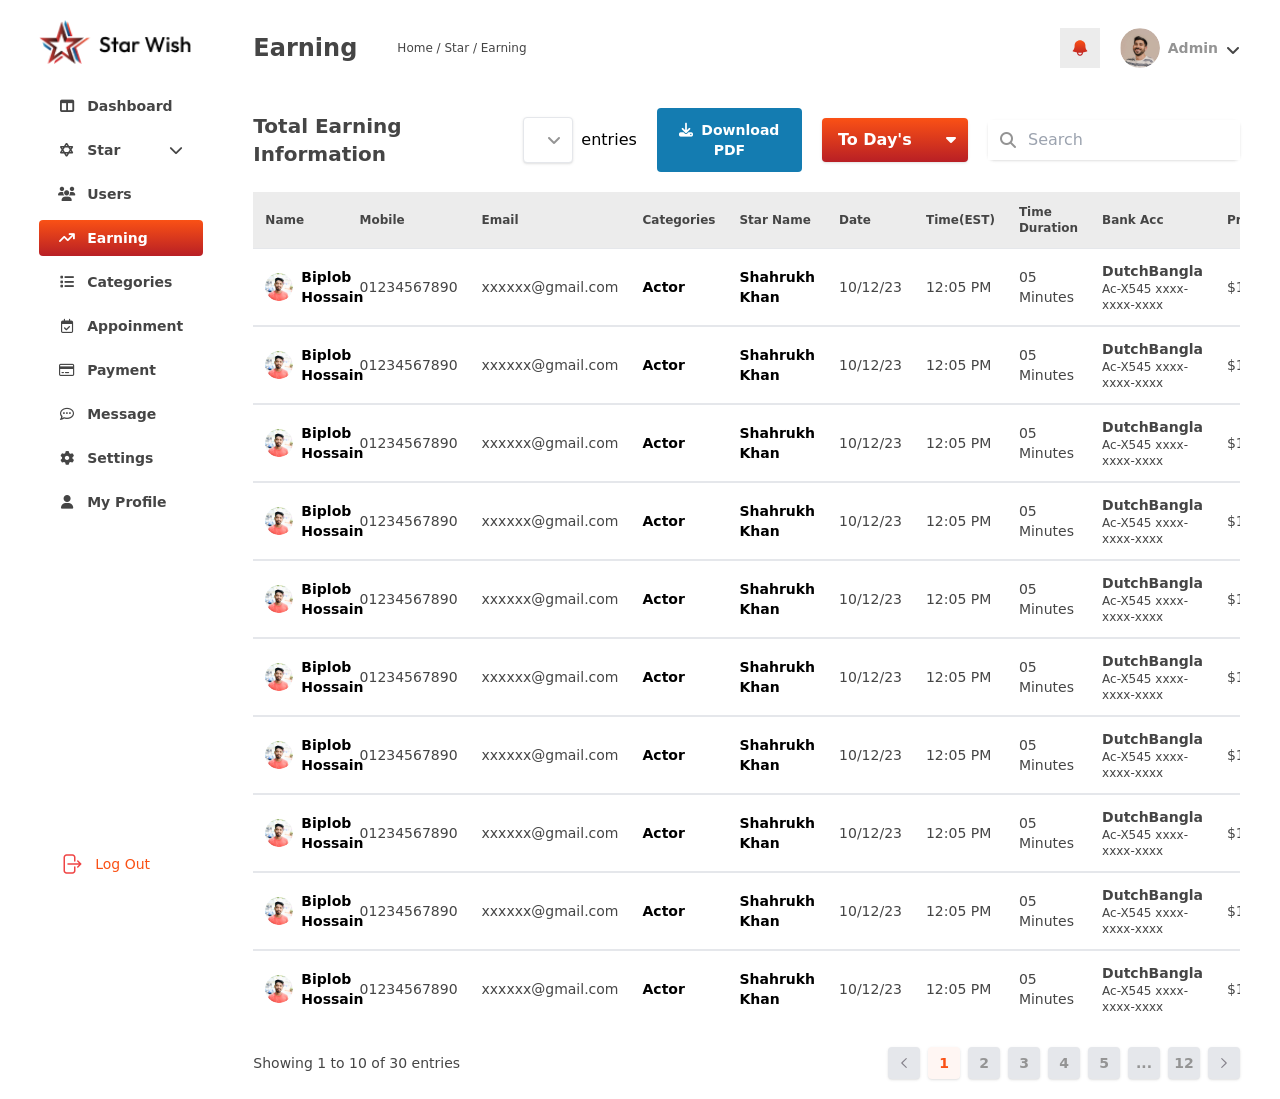
<file: Dashboard - Earning.html>
<!DOCTYPE html>
<html lang="en">
<head>
    <meta charset="UTF-8">
    <meta http-equiv="X-UA-Compatible" content="IE=edge">
    <meta name="viewport" content="width=device-width, initial-scale=1.0">
    <title>Star Wish BD Dashboard - Earning</title>
    <link rel="shortcut icon" type="x-icon" href="img/site-icon.png">
    <link rel="stylesheet" href="style.css">
    <link rel="stylesheet" href="output.css">
    <link rel="stylesheet" href="https://cdnjs.cloudflare.com/ajax/libs/font-awesome/6.4.0/css/all.min.css" />
    <link rel="stylesheet" href="https://cdn.jsdelivr.net/npm/swiper@9/swiper-bundle.min.css" />
</head>
<body class="font-sans">
  <section class=" max-w-[1920px] ml-auto mr-auto">

    <!-- Navigation Menu -->
    <div class="relative">
        
      <nav class="bg-white fixed min-[2000px]:absolute top-0 flex flex-row xl:flex-col justify-between xl:h-full custom-container shadow-sm xl:shadow-none w-full xl:w-fit z-10">
          
          <div class="">

              <a href="index.html"><img class="h-10 xl:h-12 2xl:h-12 mx-0 xl:mx-5 my-2 xl:my-5" src="img/Logo.png" alt=""></a>

              <div class="bg-white xl:bg-transparent hidden xl:grid absolute xl:static top-6 right-0 z-10 rounded-sm py-5 xl:py-0 2xl:py-5 max-h-[800px] xl:max-h-[470px] 2xl:max-h-[750px] overflow-y-auto scroll-h min-w-[195px] scroll-smooth shadow-md xl:shadow-none mt-5 px-5" id="toggle-menu">

                  <a class="menu-list" href="Dashboard - ProjectOverView.html">
                    <div class="h-4 w-4 flex items-center justify-center"><i class="fa-solid fa-table-columns"></i></div>
                    <span>Dashboard</span>
                  </a>

                  <button class="accordion-button menu-list mt-2">
                    <div class="h-4 w-4 flex items-center justify-center"><i class="fa-solid fa-star-of-david"></i></div>
                    <span>Star</span>
                    <i class="ml-auto fa-solid fa-chevron-down"></i>
                  </button>

                  <ul class="menu-collapse hidden list-none">
                    <li><a href="Dashboard - Star.html">- All</a></li>
                    <li><a href="#">- Actor</a></li>
                    <li><a href="#">- Models</a></li>
                    <li><a href="#">- Athelete</a></li>
                    <li><a href="#">- Chefs</a></li>
                    <li><a href="#">- Creator</a></li>
                    <li><a href="#">- Comedian</a></li>
                    <li><a href="#">- Musicial</a></li>
                    <li><a href="#">- RJ</a></li>
                  </ul>

                  <a class="menu-list mt-2" href="Dashboard - AllUser.html">
                    <div class="h-4 w-4 flex items-center justify-center"><i class="fa-solid fa-users"></i></div>
                    <span>Users</span>
                  </a>

                  <a class="menu-list mt-2 menu-list-active" href="Dashboard - Earning.html">
                    <div class="h-4 w-4 flex items-center justify-center"><i class="fa-solid fa-arrow-trend-up"></i></div>
                    <span>Earning</span>
                  </a>

                  <a class="menu-list mt-2" href="Dashboard - Categories.html">
                    <div class="h-4 w-4 flex items-center justify-center"><i class="fa-solid fa-list"></i></div>
                    <span>Categories</span>
                  </a>

                  <a class="menu-list mt-2" href="Dashboard - Appoinment.html">
                    <div class="h-4 w-4 flex items-center justify-center"><i class="fa-regular fa-calendar-check"></i></div>
                    <span>Appoinment</span>
                  </a>

                  <a class="menu-list mt-2" href="Dashboard - Withdraw.html">
                    <div class="h-4 w-4 flex items-center justify-center"><i class="fa-regular fa-credit-card"></i></div>
                    <span>Payment</span>
                  </a>

                  <a class="menu-list mt-2" href="Dashboard - UserProfile.html">
                    <div class="h-4 w-4 flex items-center justify-center"><i class="fa-regular fa-comment-dots"></i></div>
                    <span>Message</span>
                  </a>

                  <a class="menu-list mt-2" href="#">
                    <div class="h-4 w-4 flex items-center justify-center"><i class="fa-solid fa-gear"></i></div>
                    <span>Settings</span>
                  </a>

                  <a class="menu-list mt-2" href="Dashboard - StarProfile.html">
                    <div class="h-4 w-4 flex items-center justify-center"><i class="fa-solid fa-user"></i></div>
                    <span>My Profile</span>
                  </a>



              </div>

          </div>

          <!-- Logout Menu Section -->
          <div class="flex items-center xl:px-5 xl:py-3 gap-32 xl:gap-0">

              <a class="text-primaryColor hover:text-red-500 hover:bg-transparent flex gap-3 items-center font-medium text-sm px-5 py-3 rounded-l-full" href="#">
                  <svg width="24" height="24" viewBox="0 0 24 24" fill="none" xmlns="http://www.w3.org/2000/svg">
                      <path d="M15.75 9V5.25C15.75 4.65326 15.5129 4.08097 15.091 3.65901C14.669 3.23705 14.0967 3 13.5 3H7.5C6.90326 3 6.33097 3.23705 5.90901 3.65901C5.48705 4.08097 5.25 4.65326 5.25 5.25V18.75C5.25 19.3467 5.48705 19.919 5.90901 20.341C6.33097 20.7629 6.90326 21 7.5 21H13.5C14.0967 21 14.669 20.7629 15.091 20.341C15.5129 19.919 15.75 19.3467 15.75 18.75V15M18.75 15L21.75 12M21.75 12L18.75 9M21.75 12H9" stroke="#EF4444" stroke-width="1.5" stroke-linecap="round" stroke-linejoin="round"/>
                      </svg>
                       
                  <span class="hidden md:block">Log Out</span>
              </a>
              
              <button class="block xl:hidden" id="toggle-button">
                  <svg class="-mr-[1px]" height="24px" width="24px" fill="none" stroke="currentColor" stroke-width="1.5" viewBox="0 0 24 24" xmlns="http://www.w3.org/2000/svg" aria-hidden="true">
                      <path stroke-linecap="round" stroke-linejoin="round" d="M3.75 6.75h16.5M3.75 12h16.5m-16.5 5.25h16.5"></path>
                    </svg>
              </button>    

          </div>
              
       

      </nav>
      
  </div>




    <!-- Right Side Section -->
    <div class="ml-auto w-full xl:w-5/6 px-0 xl:px-5 py-2 mt-16 xl:mt-0 h-screen">


       <!-- Project Overview Header -->

       <section class="flex flex-col xl:flex-row xl:items-center justify-between px-5 py-2 xl:py-5 gap-4">

        <div class="flex items-center gap-10">
          <p class="text-tColor2 text-2xl font-bold">Earning</pc>
          <p class="text-tColor2 text-xs">Home / Star / Earning</pc>
        </div>

        <!-- Notification & User -->

        <div class="flex items-center gap-5 flex-wrap">

          <div class="text-xs xl:text-base flex items-center gap-4 xl:gap-5 ml-auto fixed xl:static top-2 right-6 z-10 scale-75 xl:scale-100">


              <a class="bg-[#ECECEC] p-3" href="#">
                <svg width="16" height="16" viewBox="0 0 20 20" fill="none" xmlns="http://www.w3.org/2000/svg">
                  <path fill-rule="evenodd" clip-rule="evenodd" d="M3.24997 7C3.24997 5.20979 3.96113 3.4929 5.227 2.22703C6.49287 0.961159 8.20976 0.25 9.99997 0.25C11.7902 0.25 13.5071 0.961159 14.7729 2.22703C16.0388 3.4929 16.75 5.20979 16.75 7V7.75C16.75 9.873 17.55 11.807 18.868 13.27C18.9501 13.361 19.0086 13.4707 19.0385 13.5896C19.0684 13.7084 19.0687 13.8328 19.0394 13.9518C19.0101 14.0708 18.9521 14.1808 18.8704 14.2722C18.7887 14.3636 18.6859 14.4335 18.571 14.476C17.027 15.046 15.411 15.466 13.74 15.719C13.7776 16.2331 13.7088 16.7495 13.5379 17.2359C13.367 17.7222 13.0977 18.1681 12.7467 18.5457C12.3957 18.9233 11.9707 19.2245 11.4981 19.4304C11.0255 19.6364 10.5155 19.7427 9.99997 19.7427C9.48446 19.7427 8.97448 19.6364 8.50188 19.4304C8.02929 19.2245 7.60424 18.9233 7.25327 18.5457C6.90229 18.1681 6.63295 17.7222 6.46204 17.2359C6.29114 16.7495 6.22235 16.2331 6.25997 15.719C4.61163 15.4692 2.99296 15.0524 1.42897 14.475C1.31411 14.4326 1.21137 14.3627 1.12973 14.2715C1.0481 14.1802 0.990049 14.0703 0.960654 13.9515C0.931259 13.8326 0.931413 13.7084 0.961102 13.5896C0.990791 13.4708 1.04911 13.3611 1.13097 13.27C2.49778 11.7567 3.25305 9.78919 3.24997 7.75V7ZM7.75197 15.9C7.73918 16.2032 7.78785 16.5058 7.89506 16.7897C8.00226 17.0736 8.16579 17.3329 8.37579 17.5519C8.5858 17.771 8.83795 17.9453 9.11707 18.0644C9.39619 18.1835 9.69651 18.2448 9.99997 18.2448C10.3034 18.2448 10.6038 18.1835 10.8829 18.0644C11.162 17.9453 11.4141 17.771 11.6242 17.5519C11.8342 17.3329 11.9977 17.0736 12.1049 16.7897C12.2121 16.5058 12.2608 16.2032 12.248 15.9C10.7523 16.0347 9.24761 16.0347 7.75197 15.9Z" fill="url(#paint0_linear_320_5550)"/>
                  <defs>
                  <linearGradient id="paint0_linear_320_5550" x1="9.99994" y1="0.25" x2="9.99994" y2="19.7427" gradientUnits="userSpaceOnUse">
                  <stop stop-color="#FA5115"/>
                  <stop offset="1" stop-color="#B81F25"/>
                  </linearGradient>
                  </defs>
                  </svg>
                  
              </a>

              <a href="#" class="flex items-center gap-2">
                <div class="h-10 w-10 flex items-center justify-center rounded-[50%] overflow-hidden"><img src="img/user1.png" alt=""></div>
                <p class="font-semibold text-sm text-tColor">Admin</p>
                <i class="fa-solid fa-angle-down font-bold mt-1 text-tColor2"></i>
            </a>

          </div>
        </div>
        
    </section>




        <section class="px-5 py-5 flex justify-between items-center flex-wrap xl:flex-nowrap gap-5">

          <p class="font-bold text-xl text-tColor2 min-w-[250px]">Total Earning Information</p>

          <div class="flex justify-between items-center flex-wrap xl:flex-nowrap gap-5 w-full">

            <div class="flex items-center gap-2">
              <div class="relative">
                <select class="block appearance-none w-full bg-white border-[1px] text-tColor py-3 px-4 pr-8 rounded leading-tight focus:outline-none shadow">
                  <option>10</option>
                  <option>20</option>
                  <option>30</option>
                  <option>40</option>
                  <option>50</option>
                </select>
                <div class="pointer-events-none absolute inset-y-0 right-1 flex items-center px-2 text-gray-700">
                  <i class="fa-solid fa-angle-down text-tColor"></i>
                </div>
              </div>

              <p>entries</p>
            </div>

            <button class="bg-secondaryColor text-white font-semibold text-sm px-4 py-3 rounded mr-auto"><i class="fa-solid fa-download mr-2"></i>Download PDF</button>

            <div class="relative">
              <select class="block appearance-none w-full gradient-color text-white py-3 px-4 pr-8 rounded leading-tight focus:outline-none shadow font-semibold">
                <option class="text-black">To Day's</option>
                <option class="text-black">Last Month</option>
                <option class="text-black">Last 3 Months</option>
                <option class="text-black">Last 6 Months</option>
                <option class="text-black">Last Year</option>
              </select>
              <div class="pointer-events-none absolute inset-y-0 right-1 flex items-center px-2 text-white -mt-2">
                <i class="fa-solid fa-sort-down text-white"></i>
              </div>
            </div>
          
            <div class="bg-white relative rounded-md w-full xl:w-fit shadow">
              <input class="py-2 pr-3 pl-10 focus:outline-none" type="text" placeholder="Search">
              <i class="fa-solid fa-magnifying-glass absolute top-1/2 left-3 -translate-y-1/2 text-tColor"></i>
            </div>
              
          </div>

        </section>

        <section class="mx-5">

          <div class="flex flex-col justify-around">

            <div class="bg-white overflow-x-scroll md:overflow-hidden">
              <table class="table-auto text-xs md:text-sm profile-table w-[300%] md:w-full shadow">
                <thead>
                  <tr>
                    <th>Name</th>
                    <th>Mobile</th>
                    <th>Email</th>
                    <th>Categories</th>
                    <th>Star Name</th>
                    <th>Date</th>
                    <th>Time(EST)</th>
                    <th>Time Duration</th>
                    <th>Bank Acc</th>
                    <th>Price</th>
                    <th></th>
                  </tr>
                </thead>
                <tbody>

                  <tr>
                    <td><div class="flex items-center gap-2">
                      <img src="img/user7.png" alt="" class="h-7 w-7 rounded-[50%]">
                      <p class="font-semibold">Biplob Hossain</p>
                    </div></td>
                    <td class="text-tColor2">01234567890</td>
                    <td class="text-tColor2">xxxxxx@gmail.com</td>
                    <td class="font-semibold">Actor</td>
                    <td class="font-semibold">Shahrukh Khan</td>
                    <td class="text-tColor2">10/12/23</td>
                    <td class="text-tColor2">12:05 PM</td>
                    <td class="text-tColor2">05 Minutes</td>
                    <td class="text-tColor2">
                      <p class="font-semibold">DutchBangla</p>
                      <p class="text-xs">Ac-X545 xxxx-xxxx-xxxx</p>
                    </td>
                    <td class="text-tColor2">$100</td>
                    <td class="text-tColor2"><button><i class="fa-solid fa-ellipsis-vertical"></i></button></td>
                  </tr>

                  <tr>
                    <td><div class="flex items-center gap-2">
                      <img src="img/user7.png" alt="" class="h-7 w-7 rounded-[50%]">
                      <p class="font-semibold">Biplob Hossain</p>
                    </div></td>
                    <td class="text-tColor2">01234567890</td>
                    <td class="text-tColor2">xxxxxx@gmail.com</td>
                    <td class="font-semibold">Actor</td>
                    <td class="font-semibold">Shahrukh Khan</td>
                    <td class="text-tColor2">10/12/23</td>
                    <td class="text-tColor2">12:05 PM</td>
                    <td class="text-tColor2">05 Minutes</td>
                    <td class="text-tColor2">
                      <p class="font-semibold">DutchBangla</p>
                      <p class="text-xs">Ac-X545 xxxx-xxxx-xxxx</p>
                    </td>
                    <td class="text-tColor2">$100</td>
                    <td class="text-tColor2"><button><i class="fa-solid fa-ellipsis-vertical"></i></button></td>
                  </tr>

                  <tr>
                    <td><div class="flex items-center gap-2">
                      <img src="img/user7.png" alt="" class="h-7 w-7 rounded-[50%]">
                      <p class="font-semibold">Biplob Hossain</p>
                    </div></td>
                    <td class="text-tColor2">01234567890</td>
                    <td class="text-tColor2">xxxxxx@gmail.com</td>
                    <td class="font-semibold">Actor</td>
                    <td class="font-semibold">Shahrukh Khan</td>
                    <td class="text-tColor2">10/12/23</td>
                    <td class="text-tColor2">12:05 PM</td>
                    <td class="text-tColor2">05 Minutes</td>
                    <td class="text-tColor2">
                      <p class="font-semibold">DutchBangla</p>
                      <p class="text-xs">Ac-X545 xxxx-xxxx-xxxx</p>
                    </td>
                    <td class="text-tColor2">$100</td>
                    <td class="text-tColor2"><button><i class="fa-solid fa-ellipsis-vertical"></i></button></td>
                  </tr>

                  <tr>
                    <td><div class="flex items-center gap-2">
                      <img src="img/user7.png" alt="" class="h-7 w-7 rounded-[50%]">
                      <p class="font-semibold">Biplob Hossain</p>
                    </div></td>
                    <td class="text-tColor2">01234567890</td>
                    <td class="text-tColor2">xxxxxx@gmail.com</td>
                    <td class="font-semibold">Actor</td>
                    <td class="font-semibold">Shahrukh Khan</td>
                    <td class="text-tColor2">10/12/23</td>
                    <td class="text-tColor2">12:05 PM</td>
                    <td class="text-tColor2">05 Minutes</td>
                    <td class="text-tColor2">
                      <p class="font-semibold">DutchBangla</p>
                      <p class="text-xs">Ac-X545 xxxx-xxxx-xxxx</p>
                    </td>
                    <td class="text-tColor2">$100</td>
                    <td class="text-tColor2"><button><i class="fa-solid fa-ellipsis-vertical"></i></button></td>
                  </tr>

                  <tr>
                    <td><div class="flex items-center gap-2">
                      <img src="img/user7.png" alt="" class="h-7 w-7 rounded-[50%]">
                      <p class="font-semibold">Biplob Hossain</p>
                    </div></td>
                    <td class="text-tColor2">01234567890</td>
                    <td class="text-tColor2">xxxxxx@gmail.com</td>
                    <td class="font-semibold">Actor</td>
                    <td class="font-semibold">Shahrukh Khan</td>
                    <td class="text-tColor2">10/12/23</td>
                    <td class="text-tColor2">12:05 PM</td>
                    <td class="text-tColor2">05 Minutes</td>
                    <td class="text-tColor2">
                      <p class="font-semibold">DutchBangla</p>
                      <p class="text-xs">Ac-X545 xxxx-xxxx-xxxx</p>
                    </td>
                    <td class="text-tColor2">$100</td>
                    <td class="text-tColor2"><button><i class="fa-solid fa-ellipsis-vertical"></i></button></td>
                  </tr>

                  <tr>
                    <td><div class="flex items-center gap-2">
                      <img src="img/user7.png" alt="" class="h-7 w-7 rounded-[50%]">
                      <p class="font-semibold">Biplob Hossain</p>
                    </div></td>
                    <td class="text-tColor2">01234567890</td>
                    <td class="text-tColor2">xxxxxx@gmail.com</td>
                    <td class="font-semibold">Actor</td>
                    <td class="font-semibold">Shahrukh Khan</td>
                    <td class="text-tColor2">10/12/23</td>
                    <td class="text-tColor2">12:05 PM</td>
                    <td class="text-tColor2">05 Minutes</td>
                    <td class="text-tColor2">
                      <p class="font-semibold">DutchBangla</p>
                      <p class="text-xs">Ac-X545 xxxx-xxxx-xxxx</p>
                    </td>
                    <td class="text-tColor2">$100</td>
                    <td class="text-tColor2"><button><i class="fa-solid fa-ellipsis-vertical"></i></button></td>
                  </tr>

                  <tr>
                    <td><div class="flex items-center gap-2">
                      <img src="img/user7.png" alt="" class="h-7 w-7 rounded-[50%]">
                      <p class="font-semibold">Biplob Hossain</p>
                    </div></td>
                    <td class="text-tColor2">01234567890</td>
                    <td class="text-tColor2">xxxxxx@gmail.com</td>
                    <td class="font-semibold">Actor</td>
                    <td class="font-semibold">Shahrukh Khan</td>
                    <td class="text-tColor2">10/12/23</td>
                    <td class="text-tColor2">12:05 PM</td>
                    <td class="text-tColor2">05 Minutes</td>
                    <td class="text-tColor2">
                      <p class="font-semibold">DutchBangla</p>
                      <p class="text-xs">Ac-X545 xxxx-xxxx-xxxx</p>
                    </td>
                    <td class="text-tColor2">$100</td>
                    <td class="text-tColor2"><button><i class="fa-solid fa-ellipsis-vertical"></i></button></td>
                  </tr>

                  <tr>
                    <td><div class="flex items-center gap-2">
                      <img src="img/user7.png" alt="" class="h-7 w-7 rounded-[50%]">
                      <p class="font-semibold">Biplob Hossain</p>
                    </div></td>
                    <td class="text-tColor2">01234567890</td>
                    <td class="text-tColor2">xxxxxx@gmail.com</td>
                    <td class="font-semibold">Actor</td>
                    <td class="font-semibold">Shahrukh Khan</td>
                    <td class="text-tColor2">10/12/23</td>
                    <td class="text-tColor2">12:05 PM</td>
                    <td class="text-tColor2">05 Minutes</td>
                    <td class="text-tColor2">
                      <p class="font-semibold">DutchBangla</p>
                      <p class="text-xs">Ac-X545 xxxx-xxxx-xxxx</p>
                    </td>
                    <td class="text-tColor2">$100</td>
                    <td class="text-tColor2"><button><i class="fa-solid fa-ellipsis-vertical"></i></button></td>
                  </tr>

                  <tr>
                    <td><div class="flex items-center gap-2">
                      <img src="img/user7.png" alt="" class="h-7 w-7 rounded-[50%]">
                      <p class="font-semibold">Biplob Hossain</p>
                    </div></td>
                    <td class="text-tColor2">01234567890</td>
                    <td class="text-tColor2">xxxxxx@gmail.com</td>
                    <td class="font-semibold">Actor</td>
                    <td class="font-semibold">Shahrukh Khan</td>
                    <td class="text-tColor2">10/12/23</td>
                    <td class="text-tColor2">12:05 PM</td>
                    <td class="text-tColor2">05 Minutes</td>
                    <td class="text-tColor2">
                      <p class="font-semibold">DutchBangla</p>
                      <p class="text-xs">Ac-X545 xxxx-xxxx-xxxx</p>
                    </td>
                    <td class="text-tColor2">$100</td>
                    <td class="text-tColor2"><button><i class="fa-solid fa-ellipsis-vertical"></i></button></td>
                  </tr>

                  <tr>
                    <td><div class="flex items-center gap-2">
                      <img src="img/user7.png" alt="" class="h-7 w-7 rounded-[50%]">
                      <p class="font-semibold">Biplob Hossain</p>
                    </div></td>
                    <td class="text-tColor2">01234567890</td>
                    <td class="text-tColor2">xxxxxx@gmail.com</td>
                    <td class="font-semibold">Actor</td>
                    <td class="font-semibold">Shahrukh Khan</td>
                    <td class="text-tColor2">10/12/23</td>
                    <td class="text-tColor2">12:05 PM</td>
                    <td class="text-tColor2">05 Minutes</td>
                    <td class="text-tColor2">
                      <p class="font-semibold">DutchBangla</p>
                      <p class="text-xs">Ac-X545 xxxx-xxxx-xxxx</p>
                    </td>
                    <td class="text-tColor2">$100</td>
                    <td class="text-tColor2"><button><i class="fa-solid fa-ellipsis-vertical"></i></button></td>
                  </tr>


                </tbody>
              </table>

            </div>

              <!-- Page Select -->
              <div class="flex flex-col xl:flex-row justify-between xl:items-center py-5 gap-2">
                <div class="flex items-center justify-center gap-2">
                <p class="text-center text-xs xl:text-sm text-tColor2">Showing 1 to 10 of 30 entries</p>
                </div>

                <div class="scale-75 xl:scale-100 grid grid-flow-col content-center ml-auto mr-auto xl:mr-0 font-semibold xl:text-sm text-tColor gap-2">
                    <a class="bg-gray-200 h-8 w-8 rounded flex items-center justify-center shadow"  href="#"><svg width="6" height="10" viewBox="0 0 8 14" fill="none" xmlns="http://www.w3.org/2000/svg">
                        <path d="M7.125 0.75L0.875 7L7.125 13.25" stroke="#84818A" stroke-width="1.5" stroke-linecap="round" stroke-linejoin="round"/>
                        </svg>
                        </a>
                    <a class="bg-tertiaryColor text-primaryColor h-8 w-8 rounded flex items-center justify-center shadow"  href="#">1</a>
                    <a class="bg-gray-200 h-8 w-8 rounded flex items-center justify-center shadow"  href="#">2</a>
                    <a class="bg-gray-200 h-8 w-8 rounded flex items-center justify-center shadow" href="#">3</a>
                    <a class="bg-gray-200 h-8 w-8 rounded flex items-center justify-center shadow"  href="#">4</a>
                    <a class="bg-gray-200 h-8 w-8 rounded flex items-center justify-center shadow"  href="#">5</a>
                    <a class="bg-gray-200 h-8 w-8 rounded flex items-center justify-center shadow"  href="#">...</a>
                    <a class="bg-gray-200 h-8 w-8 rounded flex items-center justify-center shadow"  href="#">12</a>
                    <a class="bg-gray-200 h-8 w-8 rounded flex items-center justify-center shadow"  href="#"><svg width="6" height="10" viewBox="0 0 8 14" fill="none" xmlns="http://www.w3.org/2000/svg">
                        <path d="M0.875 0.75L7.125 7L0.875 13.25" stroke="#84818A" stroke-width="1.5" stroke-linecap="round" stroke-linejoin="round"/>
                        </svg>
                        </a>
                </div>
              </div>

          </div>


        </section>
    

    </div>

</section>





<!-- Header Section Script -->
<script> 
  // Menu toggle button 
    const toggleButton = document.getElementById("toggle-button");
    const toggleMenu = document.getElementById("toggle-menu");
    var toggleCounter = 1;
    toggleButton.onclick = function () {
      toggleCounter++;
      if(toggleCounter%2 == 0){
        toggleMenu.classList.remove("hidden");
        toggleMenu.classList.add("grid");
      }
      else{
        toggleMenu.classList.remove("grid");
        toggleMenu.classList.add("hidden");
      }
    }


  </script>


<!-- Accordion Script -->
<script>
  const accordionButtons = document.querySelectorAll('.accordion-button');
  const accordionMenu = document.querySelectorAll('.menu-collapse');

  accordionButtons.forEach(button => {
    button.addEventListener('click', () => {
      const accordionCollapse = button.nextElementSibling;
      button.setAttribute('aria-expanded', button.getAttribute('aria-expanded') === 'false' ? 'true' : 'false');
      accordionCollapse.classList.toggle('hidden');
    });
  });

  // Set all accordion items to collapsed state by default
  document.querySelectorAll('.menu-collapse').forEach(collapse => {
    collapse.classList.add('hidden');
  });


</script>


<!-- Table Script -->
<script>
  const tableButtons = document.querySelectorAll('.table-button');
  const tableMenu = document.querySelectorAll('.table-collapse');
  const tableClose = document.querySelectorAll('.table-close');

  tableButtons.forEach(button => {
    button.addEventListener('click', () => {
      const tableCollapse = button.nextElementSibling;
      button.setAttribute('aria-expanded', button.getAttribute('aria-expanded') === 'false' ? 'true' : 'false');
      tableCollapse.classList.toggle('hidden');
    });
  });

  tableClose.forEach(button => {
    button.addEventListener('click', () => {
      const tableCollapse = button.parentElement.parentElement.parentElement;
      button.setAttribute('aria-expanded', button.getAttribute('aria-expanded') === 'false' ? 'true' : 'false');
      tableCollapse.classList.toggle('hidden');
    });
  });

</script>

<script>
  const tables = document.querySelectorAll('.table-collapse');
  window.onclick = function (event) {
  for (let table of tables){
  if (event.target == table) {
    table.classList.toggle('hidden');
  }
}
};
</script>



</body>
</html>
</file>
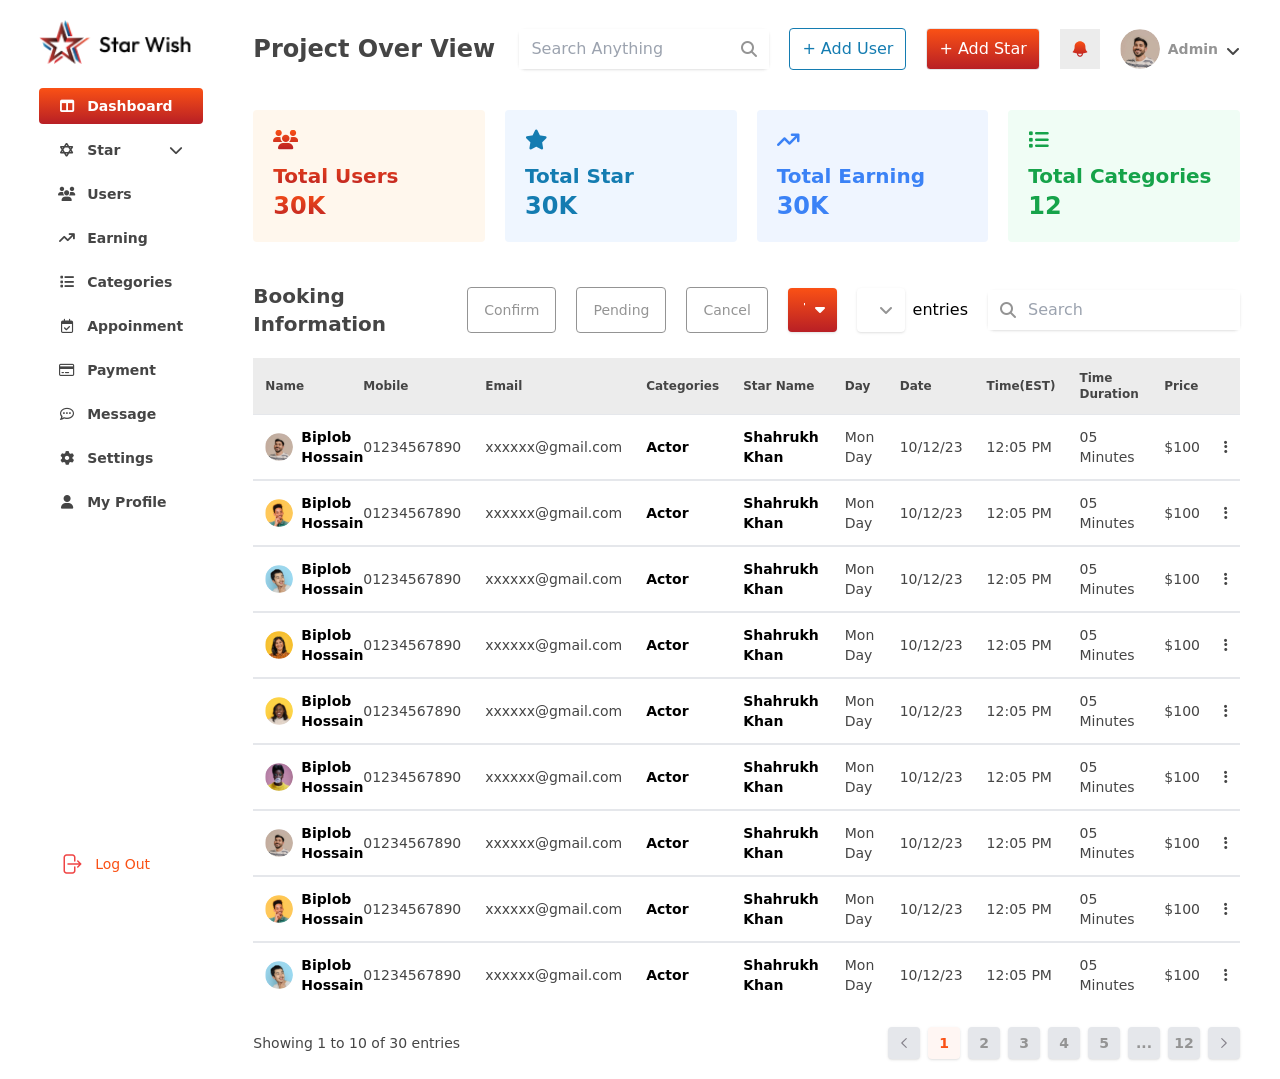
<file: Dashboard - ProjectOverView.html>
<!DOCTYPE html>
<html lang="en">
<head>
    <meta charset="UTF-8">
    <meta http-equiv="X-UA-Compatible" content="IE=edge">
    <meta name="viewport" content="width=device-width, initial-scale=1.0">
    <title>Star Wish BD Dashboard - Project OVer View</title>
    <link rel="shortcut icon" type="x-icon" href="img/site-icon.png">
    <link rel="stylesheet" href="style.css">
    <link rel="stylesheet" href="output.css">
    <link rel="stylesheet" href="https://cdnjs.cloudflare.com/ajax/libs/font-awesome/6.4.0/css/all.min.css" />
    <link rel="stylesheet" href="https://cdn.jsdelivr.net/npm/swiper@9/swiper-bundle.min.css" />
</head>
<body class="font-sans">
  <section class=" max-w-[1920px] ml-auto mr-auto">

    <!-- Navigation Menu -->
    <div class="relative">
        
      <nav class="bg-white fixed min-[2000px]:absolute top-0 flex flex-row xl:flex-col justify-between xl:h-full custom-container shadow-sm xl:shadow-none w-full xl:w-fit z-10">
          
          <div class="">

              <a href="index.html"><img class="h-10 xl:h-12 2xl:h-12 mx-0 xl:mx-5 my-2 xl:my-5" src="img/Logo.png" alt=""></a>

              <div class="bg-white xl:bg-transparent hidden xl:grid absolute xl:static top-6 right-0 z-10 rounded-sm py-5 xl:py-0 2xl:py-5 max-h-[800px] xl:max-h-[470px] 2xl:max-h-[750px] overflow-y-auto scroll-h min-w-[195px] scroll-smooth shadow-md xl:shadow-none mt-5 px-5" id="toggle-menu">

                  <a class="menu-list menu-list-active" href="Dashboard - ProjectOverView.html">
                    <div class="h-4 w-4 flex items-center justify-center"><i class="fa-solid fa-table-columns"></i></div>
                    <span>Dashboard</span>
                  </a>

                  <button class="accordion-button menu-list mt-2">
                    <div class="h-4 w-4 flex items-center justify-center"><i class="fa-solid fa-star-of-david"></i></div>
                    <span>Star</span>
                    <i class="ml-auto fa-solid fa-chevron-down"></i>
                  </button>

                  <ul class="menu-collapse hidden list-none">
                    <li><a href="Dashboard - Star.html">- All</a></li>
                    <li><a href="#">- Actor</a></li>
                    <li><a href="#">- Models</a></li>
                    <li><a href="#">- Athelete</a></li>
                    <li><a href="#">- Chefs</a></li>
                    <li><a href="#">- Creator</a></li>
                    <li><a href="#">- Comedian</a></li>
                    <li><a href="#">- Musicial</a></li>
                    <li><a href="#">- RJ</a></li>
                  </ul>

                  <a class="menu-list mt-2" href="Dashboard - AllUser.html">
                    <div class="h-4 w-4 flex items-center justify-center"><i class="fa-solid fa-users"></i></div>
                    <span>Users</span>
                  </a>

                  <a class="menu-list mt-2" href="Dashboard - Earning.html">
                    <div class="h-4 w-4 flex items-center justify-center"><i class="fa-solid fa-arrow-trend-up"></i></div>
                    <span>Earning</span>
                  </a>

                  <a class="menu-list mt-2" href="Dashboard - Categories.html">
                    <div class="h-4 w-4 flex items-center justify-center"><i class="fa-solid fa-list"></i></div>
                    <span>Categories</span>
                  </a>

                  <a class="menu-list mt-2" href="Dashboard - Appoinment.html">
                    <div class="h-4 w-4 flex items-center justify-center"><i class="fa-regular fa-calendar-check"></i></div>
                    <span>Appoinment</span>
                  </a>

                  <a class="menu-list mt-2" href="Dashboard - Withdraw.html">
                    <div class="h-4 w-4 flex items-center justify-center"><i class="fa-regular fa-credit-card"></i></div>
                    <span>Payment</span>
                  </a>

                  <a class="menu-list mt-2" href="Dashboard - UserProfile.html">
                    <div class="h-4 w-4 flex items-center justify-center"><i class="fa-regular fa-comment-dots"></i></div>
                    <span>Message</span>
                  </a>

                  <a class="menu-list mt-2" href="#">
                    <div class="h-4 w-4 flex items-center justify-center"><i class="fa-solid fa-gear"></i></div>
                    <span>Settings</span>
                  </a>

                  <a class="menu-list mt-2" href="Dashboard - StarProfile.html">
                    <div class="h-4 w-4 flex items-center justify-center"><i class="fa-solid fa-user"></i></div>
                    <span>My Profile</span>
                  </a>



              </div>

          </div>

          <!-- Logout Menu Section -->
          <div class="flex items-center xl:px-5 xl:py-3 gap-32 xl:gap-0">

              <a class="text-primaryColor hover:text-red-500 hover:bg-transparent flex gap-3 items-center font-medium text-sm px-5 py-3 rounded-l-full" href="#">
                  <svg width="24" height="24" viewBox="0 0 24 24" fill="none" xmlns="http://www.w3.org/2000/svg">
                      <path d="M15.75 9V5.25C15.75 4.65326 15.5129 4.08097 15.091 3.65901C14.669 3.23705 14.0967 3 13.5 3H7.5C6.90326 3 6.33097 3.23705 5.90901 3.65901C5.48705 4.08097 5.25 4.65326 5.25 5.25V18.75C5.25 19.3467 5.48705 19.919 5.90901 20.341C6.33097 20.7629 6.90326 21 7.5 21H13.5C14.0967 21 14.669 20.7629 15.091 20.341C15.5129 19.919 15.75 19.3467 15.75 18.75V15M18.75 15L21.75 12M21.75 12L18.75 9M21.75 12H9" stroke="#EF4444" stroke-width="1.5" stroke-linecap="round" stroke-linejoin="round"/>
                      </svg>
                       
                  <span class="hidden md:block">Log Out</span>
              </a>
              
              <button class="block xl:hidden" id="toggle-button">
                  <svg class="-mr-[1px]" height="24px" width="24px" fill="none" stroke="currentColor" stroke-width="1.5" viewBox="0 0 24 24" xmlns="http://www.w3.org/2000/svg" aria-hidden="true">
                      <path stroke-linecap="round" stroke-linejoin="round" d="M3.75 6.75h16.5M3.75 12h16.5m-16.5 5.25h16.5"></path>
                    </svg>
              </button>    

          </div>
              
       

      </nav>
      
  </div>




    <!-- Right Side Section -->
    <div class="ml-auto w-full xl:w-5/6 px-0 xl:px-5 py-2 mt-16 xl:mt-0 h-screen">


       <!-- Project Overview Header -->

        <section class="flex flex-col xl:flex-row xl:items-center justify-between px-5 py-2 xl:py-5 gap-4">

            <p class="text-tColor2 text-2xl font-bold">Project Over View</pc>

            <!-- Notification & User -->

            <div class="flex items-center gap-5 flex-wrap">

              <div class="bg-white shadow relative rounded-md w-full xl:w-fit">
                <input class="py-2 pl-3 pr-10 focus:outline-none w-full xl:w-fit xl:max-w-[250px]" type="text" placeholder="Search Anything">
                <i class="fa-solid fa-magnifying-glass absolute top-1/2 right-3 -translate-y-1/2 text-tColor"></i>
              </div>
                
              <button class="text-secondaryColor border-[1px] rounded border-secondaryColor px-3 py-2">+ Add User</button>

              <button class="text-white gradient-color border-[1px] rounded px-3 py-2">+ Add Star</button>
            

              <div class="text-xs xl:text-base flex items-center gap-4 xl:gap-5 ml-auto fixed xl:static top-2 right-6 z-10 scale-75 xl:scale-100">


                  <a class="bg-[#ECECEC] p-3" href="#">
                    <svg width="16" height="16" viewBox="0 0 20 20" fill="none" xmlns="http://www.w3.org/2000/svg">
                      <path fill-rule="evenodd" clip-rule="evenodd" d="M3.24997 7C3.24997 5.20979 3.96113 3.4929 5.227 2.22703C6.49287 0.961159 8.20976 0.25 9.99997 0.25C11.7902 0.25 13.5071 0.961159 14.7729 2.22703C16.0388 3.4929 16.75 5.20979 16.75 7V7.75C16.75 9.873 17.55 11.807 18.868 13.27C18.9501 13.361 19.0086 13.4707 19.0385 13.5896C19.0684 13.7084 19.0687 13.8328 19.0394 13.9518C19.0101 14.0708 18.9521 14.1808 18.8704 14.2722C18.7887 14.3636 18.6859 14.4335 18.571 14.476C17.027 15.046 15.411 15.466 13.74 15.719C13.7776 16.2331 13.7088 16.7495 13.5379 17.2359C13.367 17.7222 13.0977 18.1681 12.7467 18.5457C12.3957 18.9233 11.9707 19.2245 11.4981 19.4304C11.0255 19.6364 10.5155 19.7427 9.99997 19.7427C9.48446 19.7427 8.97448 19.6364 8.50188 19.4304C8.02929 19.2245 7.60424 18.9233 7.25327 18.5457C6.90229 18.1681 6.63295 17.7222 6.46204 17.2359C6.29114 16.7495 6.22235 16.2331 6.25997 15.719C4.61163 15.4692 2.99296 15.0524 1.42897 14.475C1.31411 14.4326 1.21137 14.3627 1.12973 14.2715C1.0481 14.1802 0.990049 14.0703 0.960654 13.9515C0.931259 13.8326 0.931413 13.7084 0.961102 13.5896C0.990791 13.4708 1.04911 13.3611 1.13097 13.27C2.49778 11.7567 3.25305 9.78919 3.24997 7.75V7ZM7.75197 15.9C7.73918 16.2032 7.78785 16.5058 7.89506 16.7897C8.00226 17.0736 8.16579 17.3329 8.37579 17.5519C8.5858 17.771 8.83795 17.9453 9.11707 18.0644C9.39619 18.1835 9.69651 18.2448 9.99997 18.2448C10.3034 18.2448 10.6038 18.1835 10.8829 18.0644C11.162 17.9453 11.4141 17.771 11.6242 17.5519C11.8342 17.3329 11.9977 17.0736 12.1049 16.7897C12.2121 16.5058 12.2608 16.2032 12.248 15.9C10.7523 16.0347 9.24761 16.0347 7.75197 15.9Z" fill="url(#paint0_linear_320_5550)"/>
                      <defs>
                      <linearGradient id="paint0_linear_320_5550" x1="9.99994" y1="0.25" x2="9.99994" y2="19.7427" gradientUnits="userSpaceOnUse">
                      <stop stop-color="#FA5115"/>
                      <stop offset="1" stop-color="#B81F25"/>
                      </linearGradient>
                      </defs>
                      </svg>
                      
                  </a>

                  <a href="#" class="flex items-center gap-2">
                    <div class="h-10 w-10 flex items-center justify-center rounded-[50%] overflow-hidden"><img src="img/user1.png" alt=""></div>
                    <p class="font-semibold text-sm text-tColor">Admin</p>
                    <i class="fa-solid fa-angle-down font-bold mt-1 text-tColor2"></i>
                </a>

              </div>
            </div>
            
        </section>




        <section class="px-5 py-5 grid grid-cols-2 xl:grid-cols-4 gap-5">

          <div class="bg-orange-50 p-5 rounded">
            <i class="fa-solid fa-users text-transparent text-xl font-bold bg-clip-text gradient-color"></i>
            <p class="text-transparent text-xl font-bold bg-clip-text gradient-color pt-2">Total Users</p>
            <p class="text-transparent text-2xl font-bold bg-clip-text gradient-color">30K</p>
          </div>

          <div class="bg-blue-50 text-secondaryColor p-5 rounded">
            <i class="fa-solid fa-star  text-xl font-bold"></i>
            <p class="text-xl font-bold pt-2">Total Star</p>
            <p class="text-2xl font-bold">30K</p>
          </div>

          <div class="bg-[#EFF5FF] text-blue-500 p-5 rounded">
            <i class="fa-solid fa-arrow-trend-up text-xl font-bold"></i>
            <p class="text-xl font-bold pt-2">Total Earning</p>
            <p class="text-2xl font-bold">30K</p>
          </div>

          <div class="bg-[#F0FDF5] text-[#16A34A] p-5 rounded">
            <i class="fa-solid fa-list text-xl font-bold"></i>
            <p class="text-xl font-bold pt-2">Total Categories</p>
            <p class="text-2xl font-bold">12</p>
          </div>
       
        </section>

        <section class="px-5 py-5 flex justify-between items-center flex-wrap xl:flex-nowrap gap-5">

          <p class="font-bold text-xl text-tColor2">Booking Information</p>

          <div class="flex justify-between items-center flex-wrap xl:flex-nowrap gap-5">

            <button class="text-tColor text-sm border-[1px] border-tColor px-4 py-3 rounded">Confirm</button>
            <button class="text-tColor text-sm border-[1px] border-tColor px-4 py-3 rounded">Pending</button>
            <button class="text-tColor text-sm border-[1px] border-tColor px-4 py-3 rounded">Cancel</button>

            <div class="relative">
              <select class="block appearance-none w-full gradient-color text-white py-3 px-4 pr-8 rounded leading-tight focus:outline-none shadow font-semibold">
                <option class="text-black">To Day's</option>
                <option class="text-black">Last Month</option>
                <option class="text-black">Last 3 Months</option>
                <option class="text-black">Last 6 Months</option>
                <option class="text-black">Last Year</option>
              </select>
              <div class="pointer-events-none absolute inset-y-0 right-1 flex items-center px-2 text-white -mt-2">
                <i class="fa-solid fa-sort-down text-white"></i>
              </div>
            </div>
            
            <div class="flex items-center gap-2">
              <div class="relative">
                <select class="block appearance-none w-full bg-white  text-tColor py-3 px-4 pr-8 rounded leading-tight focus:outline-none shadow">
                  <option>10</option>
                  <option>20</option>
                  <option>30</option>
                  <option>40</option>
                  <option>50</option>
                </select>
                <div class="pointer-events-none absolute inset-y-0 right-1 flex items-center px-2 text-gray-700">
                  <i class="fa-solid fa-angle-down text-tColor"></i>
                </div>
              </div>

              <p>entries</p>
            </div>

            <div class="bg-white relative rounded-md w-full xl:w-fit shadow">
              <input class="py-2 pr-3 pl-10 focus:outline-none" type="text" placeholder="Search">
              <i class="fa-solid fa-magnifying-glass absolute top-1/2 left-3 -translate-y-1/2 text-tColor"></i>
            </div>
              
          </div>

        </section>

        <section class="mx-5">

          <div class="flex flex-col justify-around">

            <div class="bg-white overflow-x-scroll md:overflow-hidden">
              <table class="table-auto text-xs md:text-sm profile-table w-[300%] md:w-full shadow">
                <thead>
                  <tr>
                    <th>Name</th>
                    <th>Mobile</th>
                    <th>Email</th>
                    <th>Categories</th>
                    <th>Star Name</th>
                    <th>Day</th>
                    <th>Date</th>
                    <th>Time(EST)</th>
                    <th>Time Duration</th>
                    <th>Price</th>
                    <th></th>
                  </tr>
                </thead>
                <tbody>

                  <tr>
                    <td><div class="flex items-center gap-2">
                      <img src="img/user1.png" alt="" class="h-7 w-7 rounded-[50%]">
                      <p class="font-semibold">Biplob Hossain</p>
                    </div></td>
                    <td class="text-tColor2">01234567890</td>
                    <td class="text-tColor2">xxxxxx@gmail.com</td>
                    <td class="font-semibold">Actor</td>
                    <td class="font-semibold">Shahrukh Khan</td>
                    <td class="text-tColor2">Mon Day</td>
                    <td class="text-tColor2">10/12/23</td>
                    <td class="text-tColor2">12:05 PM</td>
                    <td class="text-tColor2">05 Minutes</td>
                    <td class="text-tColor2">$100</td>
                    <td class="text-tColor2"><button><i class="fa-solid fa-ellipsis-vertical"></i></button></td>
                  </tr>

                  <tr>
                    <td><div class="flex items-center gap-2">
                      <img src="img/user2.png" alt="" class="h-7 w-7 rounded-[50%]">
                      <p class="font-semibold">Biplob Hossain</p>
                    </div></td>
                    <td class="text-tColor2">01234567890</td>
                    <td class="text-tColor2">xxxxxx@gmail.com</td>
                    <td class="font-semibold">Actor</td>
                    <td class="font-semibold">Shahrukh Khan</td>
                    <td class="text-tColor2">Mon Day</td>
                    <td class="text-tColor2">10/12/23</td>
                    <td class="text-tColor2">12:05 PM</td>
                    <td class="text-tColor2">05 Minutes</td>
                    <td class="text-tColor2">$100</td>
                    <td class="text-tColor2"><button><i class="fa-solid fa-ellipsis-vertical"></i></button></td>
                  </tr>

                  <tr>
                    <td><div class="flex items-center gap-2">
                      <img src="img/user3.png" alt="" class="h-7 w-7 rounded-[50%]">
                      <p class="font-semibold">Biplob Hossain</p>
                    </div></td>
                    <td class="text-tColor2">01234567890</td>
                    <td class="text-tColor2">xxxxxx@gmail.com</td>
                    <td class="font-semibold">Actor</td>
                    <td class="font-semibold">Shahrukh Khan</td>
                    <td class="text-tColor2">Mon Day</td>
                    <td class="text-tColor2">10/12/23</td>
                    <td class="text-tColor2">12:05 PM</td>
                    <td class="text-tColor2">05 Minutes</td>
                    <td class="text-tColor2">$100</td>
                    <td class="text-tColor2"><button><i class="fa-solid fa-ellipsis-vertical"></i></button></td>
                  </tr>

                  <tr>
                    <td><div class="flex items-center gap-2">
                      <img src="img/user4.png" alt="" class="h-7 w-7 rounded-[50%]">
                      <p class="font-semibold">Biplob Hossain</p>
                    </div></td>
                    <td class="text-tColor2">01234567890</td>
                    <td class="text-tColor2">xxxxxx@gmail.com</td>
                    <td class="font-semibold">Actor</td>
                    <td class="font-semibold">Shahrukh Khan</td>
                    <td class="text-tColor2">Mon Day</td>
                    <td class="text-tColor2">10/12/23</td>
                    <td class="text-tColor2">12:05 PM</td>
                    <td class="text-tColor2">05 Minutes</td>
                    <td class="text-tColor2">$100</td>
                    <td class="text-tColor2"><button><i class="fa-solid fa-ellipsis-vertical"></i></button></td>
                  </tr>

                  <tr>
                    <td><div class="flex items-center gap-2">
                      <img src="img/user5.png" alt="" class="h-7 w-7 rounded-[50%]">
                      <p class="font-semibold">Biplob Hossain</p>
                    </div></td>
                    <td class="text-tColor2">01234567890</td>
                    <td class="text-tColor2">xxxxxx@gmail.com</td>
                    <td class="font-semibold">Actor</td>
                    <td class="font-semibold">Shahrukh Khan</td>
                    <td class="text-tColor2">Mon Day</td>
                    <td class="text-tColor2">10/12/23</td>
                    <td class="text-tColor2">12:05 PM</td>
                    <td class="text-tColor2">05 Minutes</td>
                    <td class="text-tColor2">$100</td>
                    <td class="text-tColor2"><button><i class="fa-solid fa-ellipsis-vertical"></i></button></td>
                  </tr>

                  <tr>
                    <td><div class="flex items-center gap-2">
                      <img src="img/user6.png" alt="" class="h-7 w-7 rounded-[50%]">
                      <p class="font-semibold">Biplob Hossain</p>
                    </div></td>
                    <td class="text-tColor2">01234567890</td>
                    <td class="text-tColor2">xxxxxx@gmail.com</td>
                    <td class="font-semibold">Actor</td>
                    <td class="font-semibold">Shahrukh Khan</td>
                    <td class="text-tColor2">Mon Day</td>
                    <td class="text-tColor2">10/12/23</td>
                    <td class="text-tColor2">12:05 PM</td>
                    <td class="text-tColor2">05 Minutes</td>
                    <td class="text-tColor2">$100</td>
                    <td class="text-tColor2"><button><i class="fa-solid fa-ellipsis-vertical"></i></button></td>
                  </tr>

                  <tr>
                    <td><div class="flex items-center gap-2">
                      <img src="img/user1.png" alt="" class="h-7 w-7 rounded-[50%]">
                      <p class="font-semibold">Biplob Hossain</p>
                    </div></td>
                    <td class="text-tColor2">01234567890</td>
                    <td class="text-tColor2">xxxxxx@gmail.com</td>
                    <td class="font-semibold">Actor</td>
                    <td class="font-semibold">Shahrukh Khan</td>
                    <td class="text-tColor2">Mon Day</td>
                    <td class="text-tColor2">10/12/23</td>
                    <td class="text-tColor2">12:05 PM</td>
                    <td class="text-tColor2">05 Minutes</td>
                    <td class="text-tColor2">$100</td>
                    <td class="text-tColor2"><button><i class="fa-solid fa-ellipsis-vertical"></i></button></td>
                  </tr>

                  <tr>
                    <td><div class="flex items-center gap-2">
                      <img src="img/user2.png" alt="" class="h-7 w-7 rounded-[50%]">
                      <p class="font-semibold">Biplob Hossain</p>
                    </div></td>
                    <td class="text-tColor2">01234567890</td>
                    <td class="text-tColor2">xxxxxx@gmail.com</td>
                    <td class="font-semibold">Actor</td>
                    <td class="font-semibold">Shahrukh Khan</td>
                    <td class="text-tColor2">Mon Day</td>
                    <td class="text-tColor2">10/12/23</td>
                    <td class="text-tColor2">12:05 PM</td>
                    <td class="text-tColor2">05 Minutes</td>
                    <td class="text-tColor2">$100</td>
                    <td class="text-tColor2"><button><i class="fa-solid fa-ellipsis-vertical"></i></button></td>
                  </tr>

                  <tr>
                    <td><div class="flex items-center gap-2">
                      <img src="img/user3.png" alt="" class="h-7 w-7 rounded-[50%]">
                      <p class="font-semibold">Biplob Hossain</p>
                    </div></td>
                    <td class="text-tColor2">01234567890</td>
                    <td class="text-tColor2">xxxxxx@gmail.com</td>
                    <td class="font-semibold">Actor</td>
                    <td class="font-semibold">Shahrukh Khan</td>
                    <td class="text-tColor2">Mon Day</td>
                    <td class="text-tColor2">10/12/23</td>
                    <td class="text-tColor2">12:05 PM</td>
                    <td class="text-tColor2">05 Minutes</td>
                    <td class="text-tColor2">$100</td>
                    <td class="text-tColor2"><button><i class="fa-solid fa-ellipsis-vertical"></i></button></td>
                  </tr>

                </tbody>
              </table>

            </div>

              <!-- Page Select -->
              <div class="flex flex-col xl:flex-row justify-between xl:items-center py-5 gap-2">
                <div class="flex items-center justify-center gap-2">
                <p class="text-center text-xs xl:text-sm text-tColor2">Showing 1 to 10 of 30 entries</p>
                </div>

                <div class="scale-75 xl:scale-100 grid grid-flow-col content-center ml-auto mr-auto xl:mr-0 font-semibold xl:text-sm text-tColor gap-2">
                    <a class="bg-gray-200 h-8 w-8 rounded flex items-center justify-center shadow"  href="#"><svg width="6" height="10" viewBox="0 0 8 14" fill="none" xmlns="http://www.w3.org/2000/svg">
                        <path d="M7.125 0.75L0.875 7L7.125 13.25" stroke="#84818A" stroke-width="1.5" stroke-linecap="round" stroke-linejoin="round"/>
                        </svg>
                        </a>
                    <a class="bg-tertiaryColor text-primaryColor h-8 w-8 rounded flex items-center justify-center shadow"  href="#">1</a>
                    <a class="bg-gray-200 h-8 w-8 rounded flex items-center justify-center shadow"  href="#">2</a>
                    <a class="bg-gray-200 h-8 w-8 rounded flex items-center justify-center shadow" href="#">3</a>
                    <a class="bg-gray-200 h-8 w-8 rounded flex items-center justify-center shadow"  href="#">4</a>
                    <a class="bg-gray-200 h-8 w-8 rounded flex items-center justify-center shadow"  href="#">5</a>
                    <a class="bg-gray-200 h-8 w-8 rounded flex items-center justify-center shadow"  href="#">...</a>
                    <a class="bg-gray-200 h-8 w-8 rounded flex items-center justify-center shadow"  href="#">12</a>
                    <a class="bg-gray-200 h-8 w-8 rounded flex items-center justify-center shadow"  href="#"><svg width="6" height="10" viewBox="0 0 8 14" fill="none" xmlns="http://www.w3.org/2000/svg">
                        <path d="M0.875 0.75L7.125 7L0.875 13.25" stroke="#84818A" stroke-width="1.5" stroke-linecap="round" stroke-linejoin="round"/>
                        </svg>
                        </a>
                </div>
              </div>

          </div>


        </section>
    

    </div>

</section>





<!-- Header Section Script -->
<script> 
  // Menu toggle button 
    const toggleButton = document.getElementById("toggle-button");
    const toggleMenu = document.getElementById("toggle-menu");
    var toggleCounter = 1;
    toggleButton.onclick = function () {
      toggleCounter++;
      if(toggleCounter%2 == 0){
        toggleMenu.classList.remove("hidden");
        toggleMenu.classList.add("grid");
      }
      else{
        toggleMenu.classList.remove("grid");
        toggleMenu.classList.add("hidden");
      }
    }


  </script>


<!-- Accordion Script -->
<script>
  const accordionButtons = document.querySelectorAll('.accordion-button');
  const accordionMenu = document.querySelectorAll('.menu-collapse');

  accordionButtons.forEach(button => {
    button.addEventListener('click', () => {
      const accordionCollapse = button.nextElementSibling;
      button.setAttribute('aria-expanded', button.getAttribute('aria-expanded') === 'false' ? 'true' : 'false');
      accordionCollapse.classList.toggle('hidden');
    });
  });

  // Set all accordion items to collapsed state by default
  document.querySelectorAll('.menu-collapse').forEach(collapse => {
    collapse.classList.add('hidden');
  });


</script>


<!-- Table Script -->
<script>
  const tableButtons = document.querySelectorAll('.table-button');
  const tableMenu = document.querySelectorAll('.table-collapse');
  const tableClose = document.querySelectorAll('.table-close');

  tableButtons.forEach(button => {
    button.addEventListener('click', () => {
      const tableCollapse = button.nextElementSibling;
      button.setAttribute('aria-expanded', button.getAttribute('aria-expanded') === 'false' ? 'true' : 'false');
      tableCollapse.classList.toggle('hidden');
    });
  });

  tableClose.forEach(button => {
    button.addEventListener('click', () => {
      const tableCollapse = button.parentElement.parentElement.parentElement;
      button.setAttribute('aria-expanded', button.getAttribute('aria-expanded') === 'false' ? 'true' : 'false');
      tableCollapse.classList.toggle('hidden');
    });
  });

</script>

<script>
  const tables = document.querySelectorAll('.table-collapse');
  window.onclick = function (event) {
  for (let table of tables){
  if (event.target == table) {
    table.classList.toggle('hidden');
  }
}
};
</script>



</body>
</html>
</file>
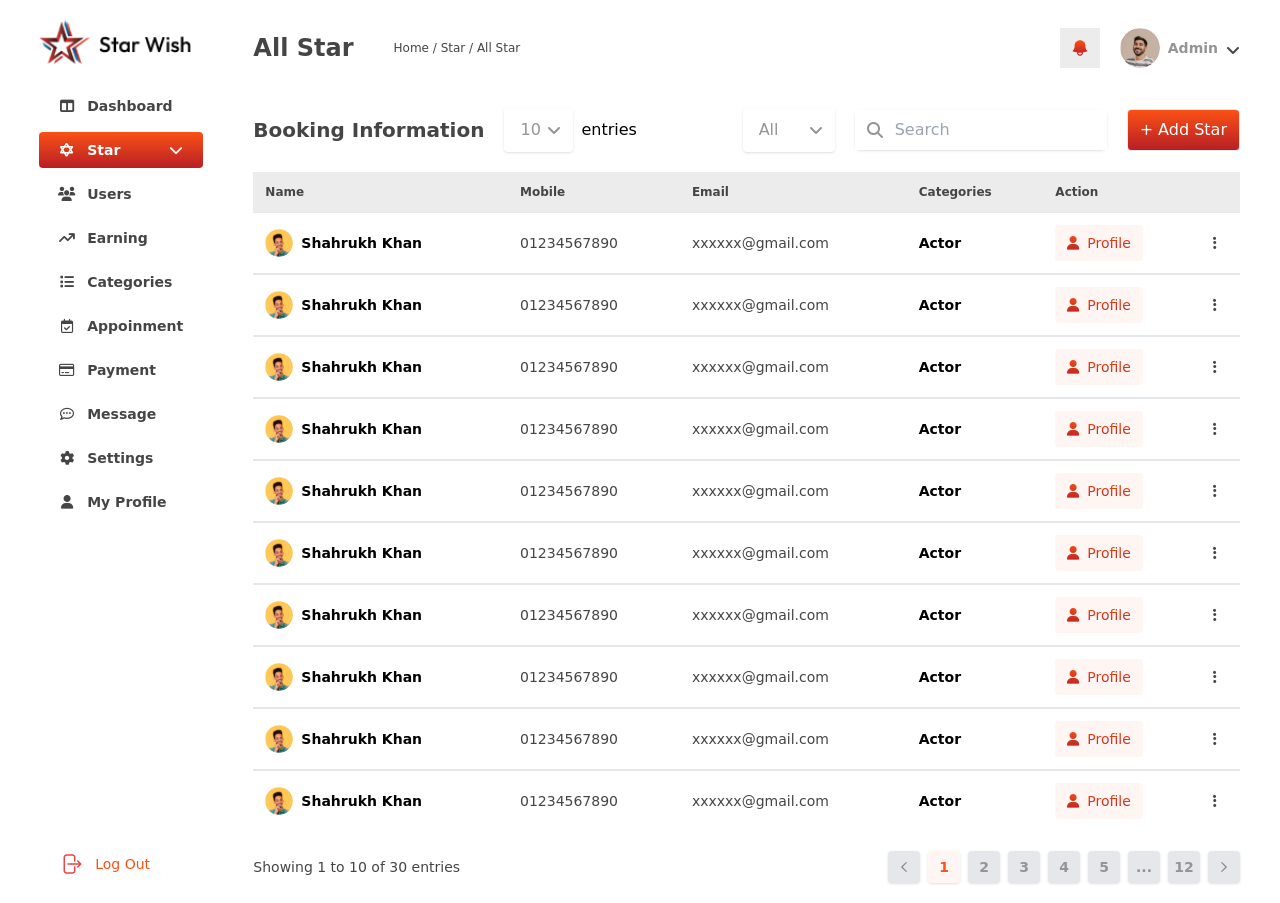
<file: Dashboard - Star.html>
<!DOCTYPE html>
<html lang="en">
<head>
    <meta charset="UTF-8">
    <meta http-equiv="X-UA-Compatible" content="IE=edge">
    <meta name="viewport" content="width=device-width, initial-scale=1.0">
    <title>Star Wish BD Dashboard - Star</title>
    <link rel="shortcut icon" type="x-icon" href="img/site-icon.png">
    <link rel="stylesheet" href="style.css">
    <link rel="stylesheet" href="output.css">
    <link rel="stylesheet" href="https://cdnjs.cloudflare.com/ajax/libs/font-awesome/6.4.0/css/all.min.css" />
    <link rel="stylesheet" href="https://cdn.jsdelivr.net/npm/swiper@9/swiper-bundle.min.css" />
</head>
<body class="font-sans">
  <section class=" max-w-[1920px] ml-auto mr-auto">

    <!-- Navigation Menu -->
    <div class="relative">
        
      <nav class="bg-white fixed min-[2000px]:absolute top-0 flex flex-row xl:flex-col justify-between xl:h-full custom-container shadow-sm xl:shadow-none w-full xl:w-fit z-10">
          
          <div class="">

              <a href="index.html"><img class="h-10 xl:h-12 2xl:h-12 mx-0 xl:mx-5 my-2 xl:my-5" src="img/Logo.png" alt=""></a>

              <div class="bg-white xl:bg-transparent hidden xl:grid absolute xl:static top-6 right-0 z-10 rounded-sm py-5 xl:py-0 2xl:py-5 max-h-[800px] xl:max-h-[470px] 2xl:max-h-[750px] overflow-y-auto scroll-h min-w-[195px] scroll-smooth shadow-md xl:shadow-none mt-5 px-5" id="toggle-menu">

                  <a class="menu-list" href="Dashboard - ProjectOverView.html">
                    <div class="h-4 w-4 flex items-center justify-center"><i class="fa-solid fa-table-columns"></i></div>
                    <span>Dashboard</span>
                  </a>

                  <button class="accordion-button menu-list mt-2 menu-list-active">
                    <div class="h-4 w-4 flex items-center justify-center"><i class="fa-solid fa-star-of-david"></i></div>
                    <span>Star</span>
                    <i class="ml-auto fa-solid fa-chevron-down"></i>
                  </button>

                  <ul class="menu-collapse hidden list-none">
                    <li><a href="Dashboard - Star.html">- All</a></li>
                    <li><a href="#">- Actor</a></li>
                    <li><a href="#">- Models</a></li>
                    <li><a href="#">- Athelete</a></li>
                    <li><a href="#">- Chefs</a></li>
                    <li><a href="#">- Creator</a></li>
                    <li><a href="#">- Comedian</a></li>
                    <li><a href="#">- Musicial</a></li>
                    <li><a href="#">- RJ</a></li>
                  </ul>

                  <a class="menu-list mt-2" href="Dashboard - AllUser.html">
                    <div class="h-4 w-4 flex items-center justify-center"><i class="fa-solid fa-users"></i></div>
                    <span>Users</span>
                  </a>

                  <a class="menu-list mt-2" href="Dashboard - Earning.html">
                    <div class="h-4 w-4 flex items-center justify-center"><i class="fa-solid fa-arrow-trend-up"></i></div>
                    <span>Earning</span>
                  </a>

                  <a class="menu-list mt-2" href="Dashboard - Categories.html">
                    <div class="h-4 w-4 flex items-center justify-center"><i class="fa-solid fa-list"></i></div>
                    <span>Categories</span>
                  </a>

                  <a class="menu-list mt-2" href="Dashboard - Appoinment.html">
                    <div class="h-4 w-4 flex items-center justify-center"><i class="fa-regular fa-calendar-check"></i></div>
                    <span>Appoinment</span>
                  </a>

                  <a class="menu-list mt-2" href="Dashboard - Withdraw.html">
                    <div class="h-4 w-4 flex items-center justify-center"><i class="fa-regular fa-credit-card"></i></div>
                    <span>Payment</span>
                  </a>

                  <a class="menu-list mt-2" href="Dashboard - UserProfile.html">
                    <div class="h-4 w-4 flex items-center justify-center"><i class="fa-regular fa-comment-dots"></i></div>
                    <span>Message</span>
                  </a>

                  <a class="menu-list mt-2" href="#">
                    <div class="h-4 w-4 flex items-center justify-center"><i class="fa-solid fa-gear"></i></div>
                    <span>Settings</span>
                  </a>

                  <a class="menu-list mt-2" href="Dashboard - StarProfile.html">
                    <div class="h-4 w-4 flex items-center justify-center"><i class="fa-solid fa-user"></i></div>
                    <span>My Profile</span>
                  </a>



              </div>

          </div>

          <!-- Logout Menu Section -->
          <div class="flex items-center xl:px-5 xl:py-3 gap-32 xl:gap-0">

              <a class="text-primaryColor hover:text-red-500 hover:bg-transparent flex gap-3 items-center font-medium text-sm px-5 py-3 rounded-l-full" href="#">
                  <svg width="24" height="24" viewBox="0 0 24 24" fill="none" xmlns="http://www.w3.org/2000/svg">
                      <path d="M15.75 9V5.25C15.75 4.65326 15.5129 4.08097 15.091 3.65901C14.669 3.23705 14.0967 3 13.5 3H7.5C6.90326 3 6.33097 3.23705 5.90901 3.65901C5.48705 4.08097 5.25 4.65326 5.25 5.25V18.75C5.25 19.3467 5.48705 19.919 5.90901 20.341C6.33097 20.7629 6.90326 21 7.5 21H13.5C14.0967 21 14.669 20.7629 15.091 20.341C15.5129 19.919 15.75 19.3467 15.75 18.75V15M18.75 15L21.75 12M21.75 12L18.75 9M21.75 12H9" stroke="#EF4444" stroke-width="1.5" stroke-linecap="round" stroke-linejoin="round"/>
                      </svg>
                       
                  <span class="hidden md:block">Log Out</span>
              </a>
              
              <button class="block xl:hidden" id="toggle-button">
                  <svg class="-mr-[1px]" height="24px" width="24px" fill="none" stroke="currentColor" stroke-width="1.5" viewBox="0 0 24 24" xmlns="http://www.w3.org/2000/svg" aria-hidden="true">
                      <path stroke-linecap="round" stroke-linejoin="round" d="M3.75 6.75h16.5M3.75 12h16.5m-16.5 5.25h16.5"></path>
                    </svg>
              </button>    

          </div>
              
       

      </nav>
      
  </div>




    <!-- Right Side Section -->
    <div class="ml-auto w-full xl:w-5/6 px-0 xl:px-5 py-2 mt-16 xl:mt-0 h-screen">


       <!-- Project Overview Header -->

        <section class="flex flex-col xl:flex-row xl:items-center justify-between px-5 py-2 xl:py-5 gap-4">

            <div class="flex items-center gap-10">
              <p class="text-tColor2 text-2xl font-bold">All Star</pc>
              <p class="text-tColor2 text-xs">Home / Star / All Star</pc>
            </div>

            <!-- Notification & User -->

            <div class="flex items-center gap-5 flex-wrap">

              <div class="text-xs xl:text-base flex items-center gap-4 xl:gap-5 ml-auto fixed xl:static top-2 right-6 z-10 scale-75 xl:scale-100">


                  <a class="bg-[#ECECEC] p-3" href="#">
                    <svg width="16" height="16" viewBox="0 0 20 20" fill="none" xmlns="http://www.w3.org/2000/svg">
                      <path fill-rule="evenodd" clip-rule="evenodd" d="M3.24997 7C3.24997 5.20979 3.96113 3.4929 5.227 2.22703C6.49287 0.961159 8.20976 0.25 9.99997 0.25C11.7902 0.25 13.5071 0.961159 14.7729 2.22703C16.0388 3.4929 16.75 5.20979 16.75 7V7.75C16.75 9.873 17.55 11.807 18.868 13.27C18.9501 13.361 19.0086 13.4707 19.0385 13.5896C19.0684 13.7084 19.0687 13.8328 19.0394 13.9518C19.0101 14.0708 18.9521 14.1808 18.8704 14.2722C18.7887 14.3636 18.6859 14.4335 18.571 14.476C17.027 15.046 15.411 15.466 13.74 15.719C13.7776 16.2331 13.7088 16.7495 13.5379 17.2359C13.367 17.7222 13.0977 18.1681 12.7467 18.5457C12.3957 18.9233 11.9707 19.2245 11.4981 19.4304C11.0255 19.6364 10.5155 19.7427 9.99997 19.7427C9.48446 19.7427 8.97448 19.6364 8.50188 19.4304C8.02929 19.2245 7.60424 18.9233 7.25327 18.5457C6.90229 18.1681 6.63295 17.7222 6.46204 17.2359C6.29114 16.7495 6.22235 16.2331 6.25997 15.719C4.61163 15.4692 2.99296 15.0524 1.42897 14.475C1.31411 14.4326 1.21137 14.3627 1.12973 14.2715C1.0481 14.1802 0.990049 14.0703 0.960654 13.9515C0.931259 13.8326 0.931413 13.7084 0.961102 13.5896C0.990791 13.4708 1.04911 13.3611 1.13097 13.27C2.49778 11.7567 3.25305 9.78919 3.24997 7.75V7ZM7.75197 15.9C7.73918 16.2032 7.78785 16.5058 7.89506 16.7897C8.00226 17.0736 8.16579 17.3329 8.37579 17.5519C8.5858 17.771 8.83795 17.9453 9.11707 18.0644C9.39619 18.1835 9.69651 18.2448 9.99997 18.2448C10.3034 18.2448 10.6038 18.1835 10.8829 18.0644C11.162 17.9453 11.4141 17.771 11.6242 17.5519C11.8342 17.3329 11.9977 17.0736 12.1049 16.7897C12.2121 16.5058 12.2608 16.2032 12.248 15.9C10.7523 16.0347 9.24761 16.0347 7.75197 15.9Z" fill="url(#paint0_linear_320_5550)"/>
                      <defs>
                      <linearGradient id="paint0_linear_320_5550" x1="9.99994" y1="0.25" x2="9.99994" y2="19.7427" gradientUnits="userSpaceOnUse">
                      <stop stop-color="#FA5115"/>
                      <stop offset="1" stop-color="#B81F25"/>
                      </linearGradient>
                      </defs>
                      </svg>
                      
                  </a>

                  <a href="#" class="flex items-center gap-2">
                    <div class="h-10 w-10 flex items-center justify-center rounded-[50%] overflow-hidden"><img src="img/user1.png" alt=""></div>
                    <p class="font-semibold text-sm text-tColor">Admin</p>
                    <i class="fa-solid fa-angle-down font-bold mt-1 text-tColor2"></i>
                </a>

              </div>
            </div>
            
        </section>




        <section class="px-5 py-5 flex justify-between items-center flex-wrap xl:flex-nowrap gap-5">

          <p class="font-bold text-xl text-tColor2 w-full xl:w-fit order-1">Booking Information</p>

          <div class="flex items-center gap-2 xl:mr-auto order-2">
            <div class="relative">
              <select class="block appearance-none w-full bg-white  text-tColor py-3 px-4 pr-8 rounded leading-tight focus:outline-none shadow">
                <option>10</option>
                <option>20</option>
                <option>30</option>
                <option>40</option>
                <option>50</option>
              </select>
              <div class="pointer-events-none absolute inset-y-0 right-1 flex items-center px-2 text-gray-700">
                <i class="fa-solid fa-angle-down text-tColor"></i>
              </div>
            </div>
            <p>entries</p>
          </div>

          <div class="relative order-3">
            <select class="block appearance-none w-full bg-white  text-tColor py-3 px-4 pr-8 rounded leading-tight focus:outline-none shadow">
              <option>All</option>
              <option>List 1</option>
              <option>List 2</option>
              <option>List 3</option>
              <option>LIst 4</option>
            </select>
            <div class="pointer-events-none absolute inset-y-0 right-1 flex items-center px-2 text-gray-700">
              <i class="fa-solid fa-angle-down text-tColor"></i>
            </div>
          </div>

          <div class="bg-white relative rounded-md w-full xl:w-fit shadow order-5 xl:order-4">
            <input class="py-2 pr-3 pl-10 focus:outline-none" type="text" placeholder="Search">
            <i class="fa-solid fa-magnifying-glass absolute top-1/2 left-3 -translate-y-1/2 text-tColor"></i>
          </div>

          <a href="Dashboard - AddStar.html" class="text-white gradient-color border-[1px] rounded px-3 py-2 order-4 xl:order-5">+ Add Star</a>

              
        </section>

        <section class="mx-5">

          <div class="flex flex-col justify-around">

            <div class="bg-white overflow-x-scroll md:overflow-hidden">
              <table class="table-auto text-xs md:text-sm profile-table w-[200%] md:w-full shadow">
                <thead>
                  <tr>
                    <th>Name</th>
                    <th>Mobile</th>
                    <th>Email</th>
                    <th>Categories</th>
                    <th>Action</th>
                    <th></th>
                  </tr>
                </thead>
                <tbody>


                  <tr>
                    <td><div class="flex items-center gap-2">
                      <img src="img/user2.png" alt="" class="h-7 w-7 rounded-[50%]">
                      <p class="font-semibold">Shahrukh Khan</p>
                    </div></td>
                    <td class="text-tColor2">01234567890</td>
                    <td class="text-tColor2">xxxxxx@gmail.com</td>
                    <td class="font-semibold">Actor</td>
                    <td><div class="bg-tertiaryColor w-fit px-3 py-2 rounded">
                      <button class="text-transparent bg-clip-text gradient-color"><i class="fa-solid fa-user mr-2"></i>Profile</button></div>
                    </td>
                    <td class="text-tColor2"><button><i class="fa-solid fa-ellipsis-vertical"></i></button></td>
                  </tr>

                  <tr>
                    <td><div class="flex items-center gap-2">
                      <img src="img/user2.png" alt="" class="h-7 w-7 rounded-[50%]">
                      <p class="font-semibold">Shahrukh Khan</p>
                    </div></td>
                    <td class="text-tColor2">01234567890</td>
                    <td class="text-tColor2">xxxxxx@gmail.com</td>
                    <td class="font-semibold">Actor</td>
                    <td><div class="bg-tertiaryColor w-fit px-3 py-2 rounded">
                      <button class="text-transparent bg-clip-text gradient-color"><i class="fa-solid fa-user mr-2"></i>Profile</button></div>
                    </td>
                    <td class="text-tColor2"><button><i class="fa-solid fa-ellipsis-vertical"></i></button></td>
                  </tr>

                  <tr>
                    <td><div class="flex items-center gap-2">
                      <img src="img/user2.png" alt="" class="h-7 w-7 rounded-[50%]">
                      <p class="font-semibold">Shahrukh Khan</p>
                    </div></td>
                    <td class="text-tColor2">01234567890</td>
                    <td class="text-tColor2">xxxxxx@gmail.com</td>
                    <td class="font-semibold">Actor</td>
                    <td><div class="bg-tertiaryColor w-fit px-3 py-2 rounded">
                      <button class="text-transparent bg-clip-text gradient-color"><i class="fa-solid fa-user mr-2"></i>Profile</button></div>
                    </td>
                    <td class="text-tColor2"><button><i class="fa-solid fa-ellipsis-vertical"></i></button></td>
                  </tr>

                  <tr>
                    <td><div class="flex items-center gap-2">
                      <img src="img/user2.png" alt="" class="h-7 w-7 rounded-[50%]">
                      <p class="font-semibold">Shahrukh Khan</p>
                    </div></td>
                    <td class="text-tColor2">01234567890</td>
                    <td class="text-tColor2">xxxxxx@gmail.com</td>
                    <td class="font-semibold">Actor</td>
                    <td><div class="bg-tertiaryColor w-fit px-3 py-2 rounded">
                      <button class="text-transparent bg-clip-text gradient-color"><i class="fa-solid fa-user mr-2"></i>Profile</button></div>
                    </td>
                    <td class="text-tColor2"><button><i class="fa-solid fa-ellipsis-vertical"></i></button></td>
                  </tr>

                  <tr>
                    <td><div class="flex items-center gap-2">
                      <img src="img/user2.png" alt="" class="h-7 w-7 rounded-[50%]">
                      <p class="font-semibold">Shahrukh Khan</p>
                    </div></td>
                    <td class="text-tColor2">01234567890</td>
                    <td class="text-tColor2">xxxxxx@gmail.com</td>
                    <td class="font-semibold">Actor</td>
                    <td><div class="bg-tertiaryColor w-fit px-3 py-2 rounded">
                      <button class="text-transparent bg-clip-text gradient-color"><i class="fa-solid fa-user mr-2"></i>Profile</button></div>
                    </td>
                    <td class="text-tColor2"><button><i class="fa-solid fa-ellipsis-vertical"></i></button></td>
                  </tr>

                  <tr>
                    <td><div class="flex items-center gap-2">
                      <img src="img/user2.png" alt="" class="h-7 w-7 rounded-[50%]">
                      <p class="font-semibold">Shahrukh Khan</p>
                    </div></td>
                    <td class="text-tColor2">01234567890</td>
                    <td class="text-tColor2">xxxxxx@gmail.com</td>
                    <td class="font-semibold">Actor</td>
                    <td><div class="bg-tertiaryColor w-fit px-3 py-2 rounded">
                      <button class="text-transparent bg-clip-text gradient-color"><i class="fa-solid fa-user mr-2"></i>Profile</button></div>
                    </td>
                    <td class="text-tColor2"><button><i class="fa-solid fa-ellipsis-vertical"></i></button></td>
                  </tr>

                  <tr>
                    <td><div class="flex items-center gap-2">
                      <img src="img/user2.png" alt="" class="h-7 w-7 rounded-[50%]">
                      <p class="font-semibold">Shahrukh Khan</p>
                    </div></td>
                    <td class="text-tColor2">01234567890</td>
                    <td class="text-tColor2">xxxxxx@gmail.com</td>
                    <td class="font-semibold">Actor</td>
                    <td><div class="bg-tertiaryColor w-fit px-3 py-2 rounded">
                      <button class="text-transparent bg-clip-text gradient-color"><i class="fa-solid fa-user mr-2"></i>Profile</button></div>
                    </td>
                    <td class="text-tColor2"><button><i class="fa-solid fa-ellipsis-vertical"></i></button></td>
                  </tr>

                  <tr>
                    <td><div class="flex items-center gap-2">
                      <img src="img/user2.png" alt="" class="h-7 w-7 rounded-[50%]">
                      <p class="font-semibold">Shahrukh Khan</p>
                    </div></td>
                    <td class="text-tColor2">01234567890</td>
                    <td class="text-tColor2">xxxxxx@gmail.com</td>
                    <td class="font-semibold">Actor</td>
                    <td><div class="bg-tertiaryColor w-fit px-3 py-2 rounded">
                      <button class="text-transparent bg-clip-text gradient-color"><i class="fa-solid fa-user mr-2"></i>Profile</button></div>
                    </td>
                    <td class="text-tColor2"><button><i class="fa-solid fa-ellipsis-vertical"></i></button></td>
                  </tr>

                  <tr>
                    <td><div class="flex items-center gap-2">
                      <img src="img/user2.png" alt="" class="h-7 w-7 rounded-[50%]">
                      <p class="font-semibold">Shahrukh Khan</p>
                    </div></td>
                    <td class="text-tColor2">01234567890</td>
                    <td class="text-tColor2">xxxxxx@gmail.com</td>
                    <td class="font-semibold">Actor</td>
                    <td><div class="bg-tertiaryColor w-fit px-3 py-2 rounded">
                      <button class="text-transparent bg-clip-text gradient-color"><i class="fa-solid fa-user mr-2"></i>Profile</button></div>
                    </td>
                    <td class="text-tColor2"><button><i class="fa-solid fa-ellipsis-vertical"></i></button></td>
                  </tr>

                  <tr>
                    <td><div class="flex items-center gap-2">
                      <img src="img/user2.png" alt="" class="h-7 w-7 rounded-[50%]">
                      <p class="font-semibold">Shahrukh Khan</p>
                    </div></td>
                    <td class="text-tColor2">01234567890</td>
                    <td class="text-tColor2">xxxxxx@gmail.com</td>
                    <td class="font-semibold">Actor</td>
                    <td><div class="bg-tertiaryColor w-fit px-3 py-2 rounded">
                      <button class="text-transparent bg-clip-text gradient-color"><i class="fa-solid fa-user mr-2"></i>Profile</button></div>
                    </td>
                    <td class="text-tColor2"><button><i class="fa-solid fa-ellipsis-vertical"></i></button></td>
                  </tr>
                  

                </tbody>
              </table>

            </div>

              <!-- Page Select -->
              <div class="flex flex-col xl:flex-row justify-between xl:items-center py-5 gap-2">
                <div class="flex items-center justify-center gap-2">
                <p class="text-center text-xs xl:text-sm text-tColor2">Showing 1 to 10 of 30 entries</p>
                </div>

                <div class="scale-75 xl:scale-100 grid grid-flow-col content-center ml-auto mr-auto xl:mr-0 font-semibold xl:text-sm text-tColor gap-2">
                    <a class="bg-gray-200 h-8 w-8 rounded flex items-center justify-center shadow"  href="#"><svg width="6" height="10" viewBox="0 0 8 14" fill="none" xmlns="http://www.w3.org/2000/svg">
                        <path d="M7.125 0.75L0.875 7L7.125 13.25" stroke="#84818A" stroke-width="1.5" stroke-linecap="round" stroke-linejoin="round"/>
                        </svg>
                        </a>
                    <a class="bg-tertiaryColor text-primaryColor h-8 w-8 rounded flex items-center justify-center shadow"  href="#">1</a>
                    <a class="bg-gray-200 h-8 w-8 rounded flex items-center justify-center shadow"  href="#">2</a>
                    <a class="bg-gray-200 h-8 w-8 rounded flex items-center justify-center shadow" href="#">3</a>
                    <a class="bg-gray-200 h-8 w-8 rounded flex items-center justify-center shadow"  href="#">4</a>
                    <a class="bg-gray-200 h-8 w-8 rounded flex items-center justify-center shadow"  href="#">5</a>
                    <a class="bg-gray-200 h-8 w-8 rounded flex items-center justify-center shadow"  href="#">...</a>
                    <a class="bg-gray-200 h-8 w-8 rounded flex items-center justify-center shadow"  href="#">12</a>
                    <a class="bg-gray-200 h-8 w-8 rounded flex items-center justify-center shadow"  href="#"><svg width="6" height="10" viewBox="0 0 8 14" fill="none" xmlns="http://www.w3.org/2000/svg">
                        <path d="M0.875 0.75L7.125 7L0.875 13.25" stroke="#84818A" stroke-width="1.5" stroke-linecap="round" stroke-linejoin="round"/>
                        </svg>
                        </a>
                </div>
              </div>

          </div>


        </section>
    

    </div>

</section>





<!-- Header Section Script -->
<script> 
  // Menu toggle button 
    const toggleButton = document.getElementById("toggle-button");
    const toggleMenu = document.getElementById("toggle-menu");
    var toggleCounter = 1;
    toggleButton.onclick = function () {
      toggleCounter++;
      if(toggleCounter%2 == 0){
        toggleMenu.classList.remove("hidden");
        toggleMenu.classList.add("grid");
      }
      else{
        toggleMenu.classList.remove("grid");
        toggleMenu.classList.add("hidden");
      }
    }


  </script>


<!-- Accordion Script -->
<script>
  const accordionButtons = document.querySelectorAll('.accordion-button');
  const accordionMenu = document.querySelectorAll('.menu-collapse');

  accordionButtons.forEach(button => {
    button.addEventListener('click', () => {
      const accordionCollapse = button.nextElementSibling;
      button.setAttribute('aria-expanded', button.getAttribute('aria-expanded') === 'false' ? 'true' : 'false');
      accordionCollapse.classList.toggle('hidden');
    });
  });

  // Set all accordion items to collapsed state by default
  document.querySelectorAll('.menu-collapse').forEach(collapse => {
    collapse.classList.add('hidden');
  });


</script>


<!-- Table Script -->
<script>
  const tableButtons = document.querySelectorAll('.table-button');
  const tableMenu = document.querySelectorAll('.table-collapse');
  const tableClose = document.querySelectorAll('.table-close');

  tableButtons.forEach(button => {
    button.addEventListener('click', () => {
      const tableCollapse = button.nextElementSibling;
      button.setAttribute('aria-expanded', button.getAttribute('aria-expanded') === 'false' ? 'true' : 'false');
      tableCollapse.classList.toggle('hidden');
    });
  });

  tableClose.forEach(button => {
    button.addEventListener('click', () => {
      const tableCollapse = button.parentElement.parentElement.parentElement;
      button.setAttribute('aria-expanded', button.getAttribute('aria-expanded') === 'false' ? 'true' : 'false');
      tableCollapse.classList.toggle('hidden');
    });
  });

</script>

<script>
  const tables = document.querySelectorAll('.table-collapse');
  window.onclick = function (event) {
  for (let table of tables){
  if (event.target == table) {
    table.classList.toggle('hidden');
  }
}
};
</script>



</body>
</html>
</file>
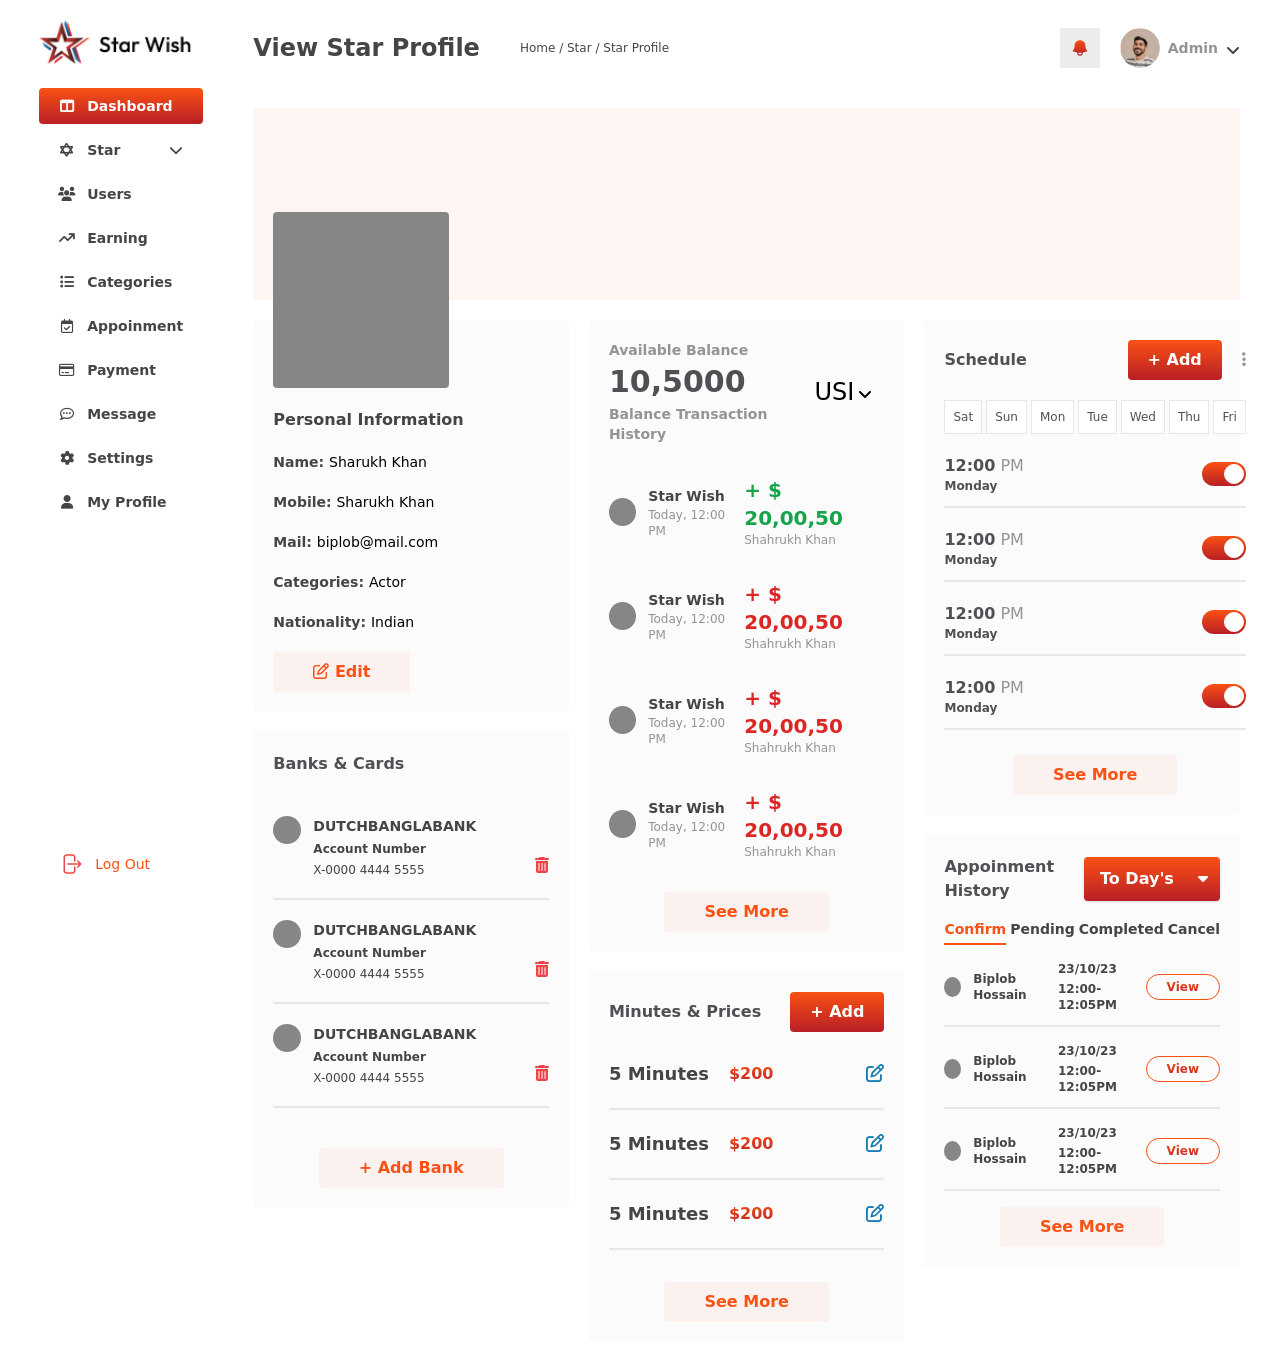
<file: Dashboard - StarProfile.html>
<!DOCTYPE html>
<html lang="en">
<head>
    <meta charset="UTF-8">
    <meta http-equiv="X-UA-Compatible" content="IE=edge">
    <meta name="viewport" content="width=device-width, initial-scale=1.0">
    <title>Star Wish BD Dashboard - Star Profile</title>
    <link rel="shortcut icon" type="x-icon" href="img/site-icon.png">
    <link rel="stylesheet" href="style.css">
    <link rel="stylesheet" href="output.css">
    <link rel="stylesheet" href="https://cdnjs.cloudflare.com/ajax/libs/font-awesome/6.4.0/css/all.min.css" />
    <link rel="stylesheet" href="https://cdn.jsdelivr.net/npm/swiper@9/swiper-bundle.min.css" />
</head>
<body class="font-sans">
  <section class=" max-w-[1920px] ml-auto mr-auto">

    <!-- Navigation Menu -->
    <div class="relative">
        
      <nav class="bg-white fixed min-[2000px]:absolute top-0 flex flex-row xl:flex-col justify-between xl:h-full custom-container shadow-sm xl:shadow-none w-full xl:w-fit z-10">
          
          <div class="">

              <a href="index.html"><img class="h-10 xl:h-12 2xl:h-12 mx-0 xl:mx-5 my-2 xl:my-5" src="img/Logo.png" alt=""></a>

              <div class="bg-white xl:bg-transparent hidden xl:grid absolute xl:static top-6 right-0 z-10 rounded-sm py-5 xl:py-0 2xl:py-5 max-h-[800px] xl:max-h-[470px] 2xl:max-h-[750px] overflow-y-auto scroll-h min-w-[195px] scroll-smooth shadow-md xl:shadow-none mt-5 px-5" id="toggle-menu">

                  <a class="menu-list menu-list-active" href="index.html">
                    <div class="h-4 w-4 flex items-center justify-center"><i class="fa-solid fa-table-columns"></i></div>
                    <span>Dashboard</span>
                  </a>

                  <button class="accordion-button menu-list mt-2" href="#">
                    <div class="h-4 w-4 flex items-center justify-center"><i class="fa-solid fa-star-of-david"></i></div>
                    <span>Star</span>
                    <i class="ml-auto fa-solid fa-chevron-down"></i>
                  </button>

                  <ul class="menu-collapse hidden list-none">
                    <li><a href="#">- All</a></li>
                    <li><a href="#">- Actor</a></li>
                    <li><a href="#">- Models</a></li>
                    <li><a href="#">- Athelete</a></li>
                    <li><a href="#">- Chefs</a></li>
                    <li><a href="#">- Creator</a></li>
                    <li><a href="#">- Comedian</a></li>
                    <li><a href="#">- Musicial</a></li>
                    <li><a href="#">- RJ</a></li>
                  </ul>

                  <a class="menu-list mt-2" href="#">
                    <div class="h-4 w-4 flex items-center justify-center"><i class="fa-solid fa-users"></i></div>
                    <span>Users</span>
                  </a>

                  <a class="menu-list mt-2" href="#">
                    <div class="h-4 w-4 flex items-center justify-center"><i class="fa-solid fa-arrow-trend-up"></i></div>
                    <span>Earning</span>
                  </a>

                  <a class="menu-list mt-2" href="#">
                    <div class="h-4 w-4 flex items-center justify-center"><i class="fa-solid fa-list"></i></div>
                    <span>Categories</span>
                  </a>

                  <a class="menu-list mt-2" href="#">
                    <div class="h-4 w-4 flex items-center justify-center"><i class="fa-regular fa-calendar-check"></i></div>
                    <span>Appoinment</span>
                  </a>

                  <a class="menu-list mt-2" href="#">
                    <div class="h-4 w-4 flex items-center justify-center"><i class="fa-regular fa-credit-card"></i></div>
                    <span>Payment</span>
                  </a>

                  <a class="menu-list mt-2" href="#">
                    <div class="h-4 w-4 flex items-center justify-center"><i class="fa-regular fa-comment-dots"></i></div>
                    <span>Message</span>
                  </a>

                  <a class="menu-list mt-2" href="#">
                    <div class="h-4 w-4 flex items-center justify-center"><i class="fa-solid fa-gear"></i></div>
                    <span>Settings</span>
                  </a>

                  <a class="menu-list mt-2" href="#">
                    <div class="h-4 w-4 flex items-center justify-center"><i class="fa-solid fa-user"></i></div>
                    <span>My Profile</span>
                  </a>



              </div>

          </div>

          <!-- Logout Menu Section -->
          <div class="flex items-center xl:px-5 xl:py-3 gap-32 xl:gap-0">

              <a class="text-primaryColor hover:text-red-500 hover:bg-transparent flex gap-3 items-center font-medium text-sm px-5 py-3 rounded-l-full" href="#">
                  <svg width="24" height="24" viewBox="0 0 24 24" fill="none" xmlns="http://www.w3.org/2000/svg">
                      <path d="M15.75 9V5.25C15.75 4.65326 15.5129 4.08097 15.091 3.65901C14.669 3.23705 14.0967 3 13.5 3H7.5C6.90326 3 6.33097 3.23705 5.90901 3.65901C5.48705 4.08097 5.25 4.65326 5.25 5.25V18.75C5.25 19.3467 5.48705 19.919 5.90901 20.341C6.33097 20.7629 6.90326 21 7.5 21H13.5C14.0967 21 14.669 20.7629 15.091 20.341C15.5129 19.919 15.75 19.3467 15.75 18.75V15M18.75 15L21.75 12M21.75 12L18.75 9M21.75 12H9" stroke="#EF4444" stroke-width="1.5" stroke-linecap="round" stroke-linejoin="round"/>
                      </svg>
                       
                  <span class="hidden md:block">Log Out</span>
              </a>
              
              <button class="block xl:hidden" id="toggle-button">
                  <svg class="-mr-[1px]" height="24px" width="24px" fill="none" stroke="currentColor" stroke-width="1.5" viewBox="0 0 24 24" xmlns="http://www.w3.org/2000/svg" aria-hidden="true">
                      <path stroke-linecap="round" stroke-linejoin="round" d="M3.75 6.75h16.5M3.75 12h16.5m-16.5 5.25h16.5"></path>
                    </svg>
              </button>    

          </div>
              
       

      </nav>
      
  </div>




    <!-- Right Side Section -->
    <div class="ml-auto w-full xl:w-5/6 px-0 xl:px-5 py-2 mt-16 xl:mt-0 h-screen">


       <!-- Project Overview Header -->

        <section class="flex flex-col xl:flex-row xl:items-center justify-between px-5 py-2 xl:py-5 gap-4">

            <div class="flex items-center gap-10">
              <p class="text-tColor2 text-2xl font-bold">View Star Profile</pc>
              <p class="text-tColor2 text-xs">Home / Star / Star Profile</pc>
            </div>

            <!-- Notification & User -->

            <div class="flex items-center gap-5 flex-wrap">

              <div class="text-xs xl:text-base flex items-center gap-4 xl:gap-5 ml-auto fixed xl:static top-2 right-6 z-10 scale-75 xl:scale-100">


                  <a class="bg-[#ECECEC] p-3" href="#">
                    <svg width="16" height="16" viewBox="0 0 20 20" fill="none" xmlns="http://www.w3.org/2000/svg">
                      <path fill-rule="evenodd" clip-rule="evenodd" d="M3.24997 7C3.24997 5.20979 3.96113 3.4929 5.227 2.22703C6.49287 0.961159 8.20976 0.25 9.99997 0.25C11.7902 0.25 13.5071 0.961159 14.7729 2.22703C16.0388 3.4929 16.75 5.20979 16.75 7V7.75C16.75 9.873 17.55 11.807 18.868 13.27C18.9501 13.361 19.0086 13.4707 19.0385 13.5896C19.0684 13.7084 19.0687 13.8328 19.0394 13.9518C19.0101 14.0708 18.9521 14.1808 18.8704 14.2722C18.7887 14.3636 18.6859 14.4335 18.571 14.476C17.027 15.046 15.411 15.466 13.74 15.719C13.7776 16.2331 13.7088 16.7495 13.5379 17.2359C13.367 17.7222 13.0977 18.1681 12.7467 18.5457C12.3957 18.9233 11.9707 19.2245 11.4981 19.4304C11.0255 19.6364 10.5155 19.7427 9.99997 19.7427C9.48446 19.7427 8.97448 19.6364 8.50188 19.4304C8.02929 19.2245 7.60424 18.9233 7.25327 18.5457C6.90229 18.1681 6.63295 17.7222 6.46204 17.2359C6.29114 16.7495 6.22235 16.2331 6.25997 15.719C4.61163 15.4692 2.99296 15.0524 1.42897 14.475C1.31411 14.4326 1.21137 14.3627 1.12973 14.2715C1.0481 14.1802 0.990049 14.0703 0.960654 13.9515C0.931259 13.8326 0.931413 13.7084 0.961102 13.5896C0.990791 13.4708 1.04911 13.3611 1.13097 13.27C2.49778 11.7567 3.25305 9.78919 3.24997 7.75V7ZM7.75197 15.9C7.73918 16.2032 7.78785 16.5058 7.89506 16.7897C8.00226 17.0736 8.16579 17.3329 8.37579 17.5519C8.5858 17.771 8.83795 17.9453 9.11707 18.0644C9.39619 18.1835 9.69651 18.2448 9.99997 18.2448C10.3034 18.2448 10.6038 18.1835 10.8829 18.0644C11.162 17.9453 11.4141 17.771 11.6242 17.5519C11.8342 17.3329 11.9977 17.0736 12.1049 16.7897C12.2121 16.5058 12.2608 16.2032 12.248 15.9C10.7523 16.0347 9.24761 16.0347 7.75197 15.9Z" fill="url(#paint0_linear_320_5550)"/>
                      <defs>
                      <linearGradient id="paint0_linear_320_5550" x1="9.99994" y1="0.25" x2="9.99994" y2="19.7427" gradientUnits="userSpaceOnUse">
                      <stop stop-color="#FA5115"/>
                      <stop offset="1" stop-color="#B81F25"/>
                      </linearGradient>
                      </defs>
                      </svg>
                      
                  </a>

                  <a href="#" class="flex items-center gap-2">
                    <div class="h-10 w-10 flex items-center justify-center rounded-[50%] overflow-hidden"><img src="img/user1.png" alt=""></div>
                    <p class="font-semibold text-sm text-tColor">Admin</p>
                    <i class="fa-solid fa-angle-down font-bold mt-1 text-tColor2"></i>
                </a>

              </div>
            </div>
            
        </section>




        <section class="px-5 py-5">

          <div class="bg-[#FA51150D] h-48 w-full"></div>
          <div class="grid grid-cols-1 xl:grid-cols-3 gap-5 mt-5">

            <div>

              <section class="bg-backgroundColor grid gap-5 place-self-start w-full rounded p-5">
                <div class="bg-[#868686] h-44 w-44 -mt-32 rounded overflow-hidden"></div>
                <p class="text-tColor2 font-bold">Personal Information</p>
                <p class="text-sm"><span class="text-tColor2 font-bold">Name: </span>Sharukh Khan</p>
                <p class="text-sm"><span class="text-tColor2 font-bold">Mobile: </span>Sharukh Khan</p>
                <p class="text-sm"><span class="text-tColor2 font-bold">Mail: </span>biplob@mail.com</p>
                <p class="text-sm"><span class="text-tColor2 font-bold">Categories: </span>Actor</p>
                <p class="text-sm"><span class="text-tColor2 font-bold">Nationality: </span>Indian</p>
                <button class="primary-btn w-fit"><i class="fa-regular fa-pen-to-square"></i> Edit</button>
              </section>

              <section class="bg-backgroundColor grid gap-5 place-self-start w-full rounded p-5 mt-5">
                <p class="font-bold text-tColor3 mb-5">Banks & Cards</p>

                <div class="flex justify-between items-end border-b-2 pb-5">
                  <div class="flex items-start gap-3">
                    <div class="h-7 w-7 bg-[#868686] rounded-[50%] overflow-hidden"></div>
                    <div>
                      <p class="font-bold text-sm uppercase text-tColor2">DutchBanglaBank</p>
                      <p class="text-xs text-tColor2 mt-[1px] font-semibold py-1">Account Number</p>
                      <p class="text-xs text-tColor2 mt-[1px]">X-0000 4444 5555</p>
                    </div>
                  </div>
                  <button><i class="fa-solid fa-trash-can text-red-500"></i></button>
                </div>

                <div class="flex justify-between items-end border-b-2 pb-5">
                  <div class="flex items-start gap-3">
                    <div class="h-7 w-7 bg-[#868686] rounded-[50%] overflow-hidden"></div>
                    <div>
                      <p class="font-bold text-sm uppercase text-tColor2">DutchBanglaBank</p>
                      <p class="text-xs text-tColor2 mt-[1px] font-semibold py-1">Account Number</p>
                      <p class="text-xs text-tColor2 mt-[1px]">X-0000 4444 5555</p>
                    </div>
                  </div>
                  <button><i class="fa-solid fa-trash-can text-red-500"></i></button>
                </div>

                <div class="flex justify-between items-end border-b-2 pb-5">
                  <div class="flex items-start gap-3">
                    <div class="h-7 w-7 bg-[#868686] rounded-[50%] overflow-hidden"></div>
                    <div>
                      <p class="font-bold text-sm uppercase text-tColor2">DutchBanglaBank</p>
                      <p class="text-xs text-tColor2 mt-[1px] font-semibold py-1">Account Number</p>
                      <p class="text-xs text-tColor2 mt-[1px]">X-0000 4444 5555</p>
                    </div>
                  </div>
                  <button><i class="fa-solid fa-trash-can text-red-500"></i></button>
                </div>

                <button class="primary-btn mx-auto w-fit mt-5">+ Add Bank</button>

              </section>

            </div>



            <div>

              <section class="bg-backgroundColor grid gap-8 rounded p-5 place-self-start w-full">
                <div class="flex justify-between items-center">
                  <div>
                    <p class="font-semibold text-tColor text-sm">Available Balance</p>
                    <p class="font-bold text-3xl text-tColor3 py-1">10,5000</p>
                    <p class="font-semibold text-tColor text-sm">Balance Transaction History</p>
                  </div>

                  <div class="relative rounded">
                    <select class="block bg-transparent appearance-none w-full text-2xl py-3 px-4 pr-8 rounded leading-tight focus:outline-none">
                      <option class="text-base">USD</option>
                      <option class="text-base">BDT</option>
                      <option class="text-base">INR</option>
                    </select>
                    <div class="pointer-events-none absolute inset-y-0 right-1 top-1 flex items-center px-2">
                      <i class="fa-solid fa-angle-down"></i>
                    </div>
                  </div>
                </div>

                <div class="flex justify-between items-center">
                  <div class="flex items-center gap-3">
                    <div class="h-7 w-7 bg-[#868686] rounded-[50%] overflow-hidden"></div>
                    <div>
                      <p class="font-bold text-sm text-tColor2">Star Wish</p>
                      <p class="text-xs text-tColor mt-[1px]">Today, 12:00 PM</p>
                    </div>
                  </div>

                  <div>
                    <p class="text-xl text-green-600 font-semibold">+ $ 20,00,50</p>
                    <p class="text-xs text-tColor">Shahrukh Khan</p>
                  </div>
                </div>

                <div class="flex justify-between items-center">
                  <div class="flex items-center gap-3">
                    <div class="h-7 w-7 bg-[#868686] rounded-[50%] overflow-hidden"></div>
                    <div>
                      <p class="font-bold text-sm text-tColor2">Star Wish</p>
                      <p class="text-xs text-tColor mt-[1px]">Today, 12:00 PM</p>
                    </div>
                  </div>

                  <div>
                    <p class="text-xl text-red-600 font-semibold">+ $ 20,00,50</p>
                    <p class="text-xs text-tColor">Shahrukh Khan</p>
                  </div>
                </div>

                <div class="flex justify-between items-center">
                  <div class="flex items-center gap-3">
                    <div class="h-7 w-7 bg-[#868686] rounded-[50%] overflow-hidden"></div>
                    <div>
                      <p class="font-bold text-sm text-tColor2">Star Wish</p>
                      <p class="text-xs text-tColor mt-[1px]">Today, 12:00 PM</p>
                    </div>
                  </div>

                  <div>
                    <p class="text-xl text-red-600 font-semibold">+ $ 20,00,50</p>
                    <p class="text-xs text-tColor">Shahrukh Khan</p>
                  </div>
                </div>

                <div class="flex justify-between items-center">
                  <div class="flex items-center gap-3">
                    <div class="h-7 w-7 bg-[#868686] rounded-[50%] overflow-hidden"></div>
                    <div>
                      <p class="font-bold text-sm text-tColor2">Star Wish</p>
                      <p class="text-xs text-tColor mt-[1px]">Today, 12:00 PM</p>
                    </div>
                  </div>

                  <div>
                    <p class="text-xl text-red-600 font-semibold">+ $ 20,00,50</p>
                    <p class="text-xs text-tColor">Shahrukh Khan</p>
                  </div>
                </div>

                <button class="primary-btn mx-auto w-fit">See More</button>

              </section>

              <section class="bg-backgroundColor grid gap-5 place-self-start w-full rounded p-5 mt-5">
                <div class="flex justify-between items-center mb-2">
                  <p class="font-bold text-tColor3">Minutes & Prices</p>
                  <button class="secondary-btn">+ Add</button>
                </div>

                <div class="flex justify-between items-center gap-5 border-b-2 pb-5">
                  <p class="text-lg text-tColor2 font-semibold">5 Minutes</p>
                  <p class="gradient-text mr-auto">$200</p>
                  <i class="fa-regular fa-pen-to-square text-secondaryColor text-lg"></i>
                </div>

                <div class="flex justify-between items-center gap-5 border-b-2 pb-5">
                  <p class="text-lg text-tColor2 font-semibold">5 Minutes</p>
                  <p class="gradient-text mr-auto">$200</p>
                  <i class="fa-regular fa-pen-to-square text-secondaryColor text-lg"></i>
                </div>

                <div class="flex justify-between items-center gap-5 border-b-2 pb-5">
                  <p class="text-lg text-tColor2 font-semibold">5 Minutes</p>
                  <p class="gradient-text mr-auto">$200</p>
                  <i class="fa-regular fa-pen-to-square text-secondaryColor text-lg"></i>
                </div>

                <button class="primary-btn mx-auto w-fit mt-3">See More</button>

              </section>

            </div>


            <div>

              <section class="bg-backgroundColor grid gap-5 rounded p-5 place-self-start w-full">

                <div class="flex justify-between items-center gap-5">
                  <p class="font-bold text-tColor3">Schedule</p>
                  <button class="secondary-btn ml-auto">+ Add</button>
                  <button class="text-tColor"><i class="fa-solid fa-ellipsis-vertical"></i></button>
                </div>
                <div class="flex items-center justify-between gap-1 text-xs 2xl:text-sm">
                  <p class="bg-white border-[1px] p-2 text-tColor3">Sat</p>
                  <p class="bg-white border-[1px] p-2 text-tColor3">Sun</p>
                  <p class="bg-white border-[1px] p-2 text-tColor3">Mon</p>
                  <p class="bg-white border-[1px] p-2 text-tColor3">Tue</p>
                  <p class="bg-white border-[1px] p-2 text-tColor3">Wed</p>
                  <p class="bg-white border-[1px] p-2 text-tColor3">Thu</p>
                  <p class="bg-white border-[1px] p-2 text-tColor3">Fri</p>
                </div>

                <div>
                  <div class="flex justify-between items-center border-b-2 pb-3">
                    <div>
                      <p><span class="font-semibold text-tColor3">12:00</span> <span class="text-tColor">PM</span></p>
                      <p class="font-semibold text-tColor3 text-xs">Monday</p>
                    </div>
                    
                    <label class="relative inline-flex items-center cursor-pointer">
                      <input type="checkbox" value="" class="sr-only peer" checked>
                      <div class="w-11 h-6 bg-gray-200 rounded-full peer  peer-checked:after:translate-x-full peer-checked:after:border-white after:content-[''] after:absolute after:top-0.5 after:left-[2px] after:bg-white after:border-gray-300 after:border after:rounded-full after:h-5 after:w-5 after:transition-all dark:border-gray-600 peer-checked:bg-gradient-to-b from-primaryColor to-primaryColorShade focus:outline-none"></div>
                    </label>
                  </div>
                </div>

                <div>
                  <div class="flex justify-between items-center border-b-2 pb-3">
                    <div>
                      <p><span class="font-semibold text-tColor3">12:00</span> <span class="text-tColor">PM</span></p>
                      <p class="font-semibold text-tColor3 text-xs">Monday</p>
                    </div>
                    
                    <label class="relative inline-flex items-center cursor-pointer">
                      <input type="checkbox" value="" class="sr-only peer" checked>
                      <div class="w-11 h-6 bg-gray-200 rounded-full peer  peer-checked:after:translate-x-full peer-checked:after:border-white after:content-[''] after:absolute after:top-0.5 after:left-[2px] after:bg-white after:border-gray-300 after:border after:rounded-full after:h-5 after:w-5 after:transition-all dark:border-gray-600 peer-checked:bg-gradient-to-b from-primaryColor to-primaryColorShade focus:outline-none"></div>
                    </label>
                  </div>
                </div>

                <div>
                  <div class="flex justify-between items-center border-b-2 pb-3">
                    <div>
                      <p><span class="font-semibold text-tColor3">12:00</span> <span class="text-tColor">PM</span></p>
                      <p class="font-semibold text-tColor3 text-xs">Monday</p>
                    </div>
                    
                    <label class="relative inline-flex items-center cursor-pointer">
                      <input type="checkbox" value="" class="sr-only peer" checked>
                      <div class="w-11 h-6 bg-gray-200 rounded-full peer  peer-checked:after:translate-x-full peer-checked:after:border-white after:content-[''] after:absolute after:top-0.5 after:left-[2px] after:bg-white after:border-gray-300 after:border after:rounded-full after:h-5 after:w-5 after:transition-all dark:border-gray-600 peer-checked:bg-gradient-to-b from-primaryColor to-primaryColorShade focus:outline-none"></div>
                    </label>
                  </div>
                </div>

                <div>
                  <div class="flex justify-between items-center border-b-2 pb-3">
                    <div>
                      <p><span class="font-semibold text-tColor3">12:00</span> <span class="text-tColor">PM</span></p>
                      <p class="font-semibold text-tColor3 text-xs">Monday</p>
                    </div>
                    
                    <label class="relative inline-flex items-center cursor-pointer">
                      <input type="checkbox" value="" class="sr-only peer" checked>
                      <div class="w-11 h-6 bg-gray-200 rounded-full peer  peer-checked:after:translate-x-full peer-checked:after:border-white after:content-[''] after:absolute after:top-0.5 after:left-[2px] after:bg-white after:border-gray-300 after:border after:rounded-full after:h-5 after:w-5 after:transition-all dark:border-gray-600 peer-checked:bg-gradient-to-b from-primaryColor to-primaryColorShade focus:outline-none"></div>
                    </label>
                  </div>
                </div>

                <button class="primary-btn mx-auto w-fit mt-[5px]">See More</button>

              </section>

              <section class="bg-backgroundColor grid gap-4 place-self-start w-full rounded p-5 mt-5">
                <div class="flex justify-between items-center">
                  <p class="font-bold text-tColor3">Appoinment History</p>
                  <div class="relative">
                    <select class="block appearance-none w-full gradient-color text-white py-3 px-4 pr-8 rounded leading-tight focus:outline-none shadow font-semibold">
                      <option class="text-black">To Day's</option>
                      <option class="text-black">Last Month</option>
                      <option class="text-black">Last 3 Months</option>
                      <option class="text-black">Last 6 Months</option>
                      <option class="text-black">Last Year</option>
                    </select>
                    <div class="pointer-events-none absolute inset-y-0 right-1 flex items-center px-2 text-white -mt-2">
                      <i class="fa-solid fa-sort-down text-white"></i>
                    </div>
                  </div>
                </div>

                <div class="flex justify-between text-sm font-semibold text-tColor2">
                  <a href="#" class="text-primaryColor font-bold border-b-2 border-primaryColor pb-1">Confirm</a>
                  <a href="#">Pending</a>
                  <a href="#">Completed</a>
                  <a href="#">Cancel</a>
                </div>

                <div class="flex justify-between items-center border-b-2 pb-3">
                  <div class="flex items-center gap-3">
                    <div class="h-5 w-5 bg-[#868686] rounded-[50%] overflow-hidden"></div>
                    <div>
                      <p class="font-bold text-xs text-tColor2">Biplob Hossain</p>
                    </div>
                  </div>

                  <div class="text-xs font-semibold text-tColor2">
                    <p>23/10/23</p>
                    <p class="mt-1">12:00-12:05PM</p>
                  </div>

                  <button class="tertiary-btn text-xs">View</button>
                </div>

                <div class="flex justify-between items-center border-b-2 pb-3">
                  <div class="flex items-center gap-3">
                    <div class="h-5 w-5 bg-[#868686] rounded-[50%] overflow-hidden"></div>
                    <div>
                      <p class="font-bold text-xs text-tColor2">Biplob Hossain</p>
                    </div>
                  </div>

                  <div class="text-xs font-semibold text-tColor2">
                    <p>23/10/23</p>
                    <p class="mt-1">12:00-12:05PM</p>
                  </div>

                  <button class="tertiary-btn text-xs">View</button>
                </div>


                <div class="flex justify-between items-center border-b-2 pb-3">
                  <div class="flex items-center gap-3">
                    <div class="h-5 w-5 bg-[#868686] rounded-[50%] overflow-hidden"></div>
                    <div>
                      <p class="font-bold text-xs text-tColor2">Biplob Hossain</p>
                    </div>
                  </div>

                  <div class="text-xs font-semibold text-tColor2">
                    <p>23/10/23</p>
                    <p class="mt-1">12:00-12:05PM</p>
                  </div>

                  <button class="tertiary-btn text-xs">View</button>
                </div>


                <button class="primary-btn mx-auto w-fit">See More</button>

              </section>
             </div>



            

          </div>
              
        </section>



    </div>

</section>





<!-- Header Section Script -->
<script> 
  // Menu toggle button 
    const toggleButton = document.getElementById("toggle-button");
    const toggleMenu = document.getElementById("toggle-menu");
    var toggleCounter = 1;
    toggleButton.onclick = function () {
      toggleCounter++;
      if(toggleCounter%2 == 0){
        toggleMenu.classList.remove("hidden");
        toggleMenu.classList.add("grid");
      }
      else{
        toggleMenu.classList.remove("grid");
        toggleMenu.classList.add("hidden");
      }
    }


  </script>


<!-- Accordion Script -->
<script>
  const accordionButtons = document.querySelectorAll('.accordion-button');
  const accordionMenu = document.querySelectorAll('.menu-collapse');

  accordionButtons.forEach(button => {
    button.addEventListener('click', () => {
      const accordionCollapse = button.nextElementSibling;
      button.setAttribute('aria-expanded', button.getAttribute('aria-expanded') === 'false' ? 'true' : 'false');
      accordionCollapse.classList.toggle('hidden');
    });
  });

  // Set all accordion items to collapsed state by default
  document.querySelectorAll('.menu-collapse').forEach(collapse => {
    collapse.classList.add('hidden');
  });


</script>


<!-- Table Script -->
<script>
  const tableButtons = document.querySelectorAll('.table-button');
  const tableMenu = document.querySelectorAll('.table-collapse');
  const tableClose = document.querySelectorAll('.table-close');

  tableButtons.forEach(button => {
    button.addEventListener('click', () => {
      const tableCollapse = button.nextElementSibling;
      button.setAttribute('aria-expanded', button.getAttribute('aria-expanded') === 'false' ? 'true' : 'false');
      tableCollapse.classList.toggle('hidden');
    });
  });

  tableClose.forEach(button => {
    button.addEventListener('click', () => {
      const tableCollapse = button.parentElement.parentElement.parentElement;
      button.setAttribute('aria-expanded', button.getAttribute('aria-expanded') === 'false' ? 'true' : 'false');
      tableCollapse.classList.toggle('hidden');
    });
  });

</script>

<script>
  const tables = document.querySelectorAll('.table-collapse');
  window.onclick = function (event) {
  for (let table of tables){
  if (event.target == table) {
    table.classList.toggle('hidden');
  }
}
};
</script>



</body>
</html>
</file>
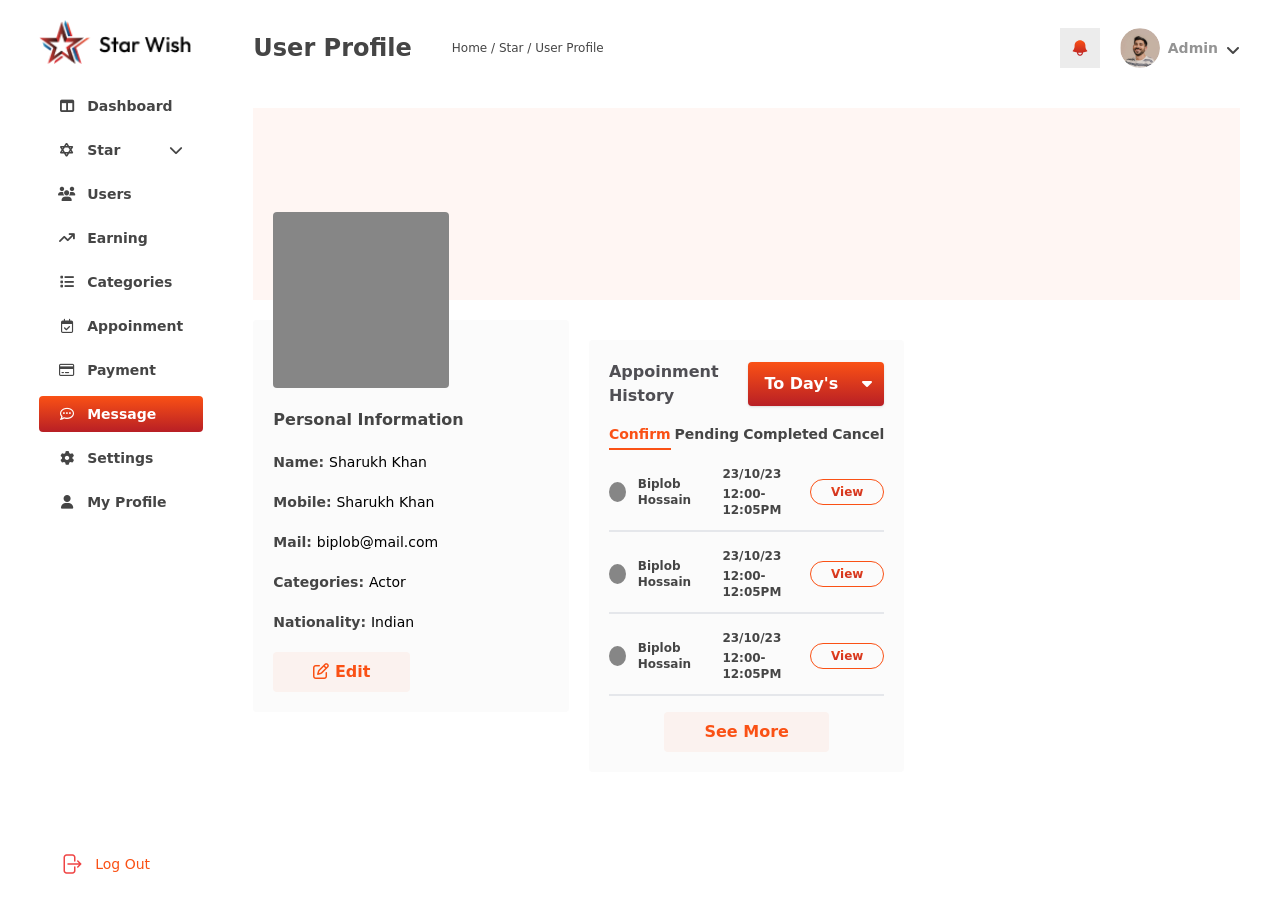
<file: Dashboard - UserProfile.html>
<!DOCTYPE html>
<html lang="en">
<head>
    <meta charset="UTF-8">
    <meta http-equiv="X-UA-Compatible" content="IE=edge">
    <meta name="viewport" content="width=device-width, initial-scale=1.0">
    <title>Star Wish BD Dashboard - User Profile</title>
    <link rel="shortcut icon" type="x-icon" href="img/site-icon.png">
    <link rel="stylesheet" href="style.css">
    <link rel="stylesheet" href="output.css">
    <link rel="stylesheet" href="https://cdnjs.cloudflare.com/ajax/libs/font-awesome/6.4.0/css/all.min.css" />
    <link rel="stylesheet" href="https://cdn.jsdelivr.net/npm/swiper@9/swiper-bundle.min.css" />
</head>
<body class="font-sans">
  <section class=" max-w-[1920px] ml-auto mr-auto">

    <!-- Navigation Menu -->
    <div class="relative">
        
      <nav class="bg-white fixed min-[2000px]:absolute top-0 flex flex-row xl:flex-col justify-between xl:h-full custom-container shadow-sm xl:shadow-none w-full xl:w-fit z-10">
          
          <div class="">

              <a href="index.html"><img class="h-10 xl:h-12 2xl:h-12 mx-0 xl:mx-5 my-2 xl:my-5" src="img/Logo.png" alt=""></a>

              <div class="bg-white xl:bg-transparent hidden xl:grid absolute xl:static top-6 right-0 z-10 rounded-sm py-5 xl:py-0 2xl:py-5 max-h-[800px] xl:max-h-[470px] 2xl:max-h-[750px] overflow-y-auto scroll-h min-w-[195px] scroll-smooth shadow-md xl:shadow-none mt-5 px-5" id="toggle-menu">

                  <a class="menu-list" href="Dashboard - ProjectOverView.html">
                    <div class="h-4 w-4 flex items-center justify-center"><i class="fa-solid fa-table-columns"></i></div>
                    <span>Dashboard</span>
                  </a>

                  <button class="accordion-button menu-list mt-2">
                    <div class="h-4 w-4 flex items-center justify-center"><i class="fa-solid fa-star-of-david"></i></div>
                    <span>Star</span>
                    <i class="ml-auto fa-solid fa-chevron-down"></i>
                  </button>

                  <ul class="menu-collapse hidden list-none">
                    <li><a href="Dashboard - Star.html">- All</a></li>
                    <li><a href="#">- Actor</a></li>
                    <li><a href="#">- Models</a></li>
                    <li><a href="#">- Athelete</a></li>
                    <li><a href="#">- Chefs</a></li>
                    <li><a href="#">- Creator</a></li>
                    <li><a href="#">- Comedian</a></li>
                    <li><a href="#">- Musicial</a></li>
                    <li><a href="#">- RJ</a></li>
                  </ul>

                  <a class="menu-list mt-2" href="Dashboard - AllUser.html">
                    <div class="h-4 w-4 flex items-center justify-center"><i class="fa-solid fa-users"></i></div>
                    <span>Users</span>
                  </a>

                  <a class="menu-list mt-2" href="Dashboard - Earning.html">
                    <div class="h-4 w-4 flex items-center justify-center"><i class="fa-solid fa-arrow-trend-up"></i></div>
                    <span>Earning</span>
                  </a>

                  <a class="menu-list mt-2" href="Dashboard - Categories.html">
                    <div class="h-4 w-4 flex items-center justify-center"><i class="fa-solid fa-list"></i></div>
                    <span>Categories</span>
                  </a>

                  <a class="menu-list mt-2" href="Dashboard - Appoinment.html">
                    <div class="h-4 w-4 flex items-center justify-center"><i class="fa-regular fa-calendar-check"></i></div>
                    <span>Appoinment</span>
                  </a>

                  <a class="menu-list mt-2" href="Dashboard - Withdraw.html">
                    <div class="h-4 w-4 flex items-center justify-center"><i class="fa-regular fa-credit-card"></i></div>
                    <span>Payment</span>
                  </a>

                  <a class="menu-list mt-2 menu-list-active" href="Dashboard - UserProfile.html">
                    <div class="h-4 w-4 flex items-center justify-center"><i class="fa-regular fa-comment-dots"></i></div>
                    <span>Message</span>
                  </a>

                  <a class="menu-list mt-2" href="#">
                    <div class="h-4 w-4 flex items-center justify-center"><i class="fa-solid fa-gear"></i></div>
                    <span>Settings</span>
                  </a>

                  <a class="menu-list mt-2" href="Dashboard - StarProfile.html">
                    <div class="h-4 w-4 flex items-center justify-center"><i class="fa-solid fa-user"></i></div>
                    <span>My Profile</span>
                  </a>



              </div>

          </div>

          <!-- Logout Menu Section -->
          <div class="flex items-center xl:px-5 xl:py-3 gap-32 xl:gap-0">

              <a class="text-primaryColor hover:text-red-500 hover:bg-transparent flex gap-3 items-center font-medium text-sm px-5 py-3 rounded-l-full" href="#">
                  <svg width="24" height="24" viewBox="0 0 24 24" fill="none" xmlns="http://www.w3.org/2000/svg">
                      <path d="M15.75 9V5.25C15.75 4.65326 15.5129 4.08097 15.091 3.65901C14.669 3.23705 14.0967 3 13.5 3H7.5C6.90326 3 6.33097 3.23705 5.90901 3.65901C5.48705 4.08097 5.25 4.65326 5.25 5.25V18.75C5.25 19.3467 5.48705 19.919 5.90901 20.341C6.33097 20.7629 6.90326 21 7.5 21H13.5C14.0967 21 14.669 20.7629 15.091 20.341C15.5129 19.919 15.75 19.3467 15.75 18.75V15M18.75 15L21.75 12M21.75 12L18.75 9M21.75 12H9" stroke="#EF4444" stroke-width="1.5" stroke-linecap="round" stroke-linejoin="round"/>
                      </svg>
                       
                  <span class="hidden md:block">Log Out</span>
              </a>
              
              <button class="block xl:hidden" id="toggle-button">
                  <svg class="-mr-[1px]" height="24px" width="24px" fill="none" stroke="currentColor" stroke-width="1.5" viewBox="0 0 24 24" xmlns="http://www.w3.org/2000/svg" aria-hidden="true">
                      <path stroke-linecap="round" stroke-linejoin="round" d="M3.75 6.75h16.5M3.75 12h16.5m-16.5 5.25h16.5"></path>
                    </svg>
              </button>    

          </div>
              
       

      </nav>
      
  </div>




    <!-- Right Side Section -->
    <div class="ml-auto w-full xl:w-5/6 px-0 xl:px-5 py-2 mt-16 xl:mt-0 h-screen">


       <!-- Project Overview Header -->

        <section class="flex flex-col xl:flex-row xl:items-center justify-between px-5 py-2 xl:py-5 gap-4">

            <div class="flex items-center gap-10">
              <p class="text-tColor2 text-2xl font-bold">User Profile</pc>
              <p class="text-tColor2 text-xs">Home / Star / User Profile</pc>
            </div>

            <!-- Notification & User -->

            <div class="flex items-center gap-5 flex-wrap">

              <div class="text-xs xl:text-base flex items-center gap-4 xl:gap-5 ml-auto fixed xl:static top-2 right-6 z-10 scale-75 xl:scale-100">


                  <a class="bg-[#ECECEC] p-3" href="#">
                    <svg width="16" height="16" viewBox="0 0 20 20" fill="none" xmlns="http://www.w3.org/2000/svg">
                      <path fill-rule="evenodd" clip-rule="evenodd" d="M3.24997 7C3.24997 5.20979 3.96113 3.4929 5.227 2.22703C6.49287 0.961159 8.20976 0.25 9.99997 0.25C11.7902 0.25 13.5071 0.961159 14.7729 2.22703C16.0388 3.4929 16.75 5.20979 16.75 7V7.75C16.75 9.873 17.55 11.807 18.868 13.27C18.9501 13.361 19.0086 13.4707 19.0385 13.5896C19.0684 13.7084 19.0687 13.8328 19.0394 13.9518C19.0101 14.0708 18.9521 14.1808 18.8704 14.2722C18.7887 14.3636 18.6859 14.4335 18.571 14.476C17.027 15.046 15.411 15.466 13.74 15.719C13.7776 16.2331 13.7088 16.7495 13.5379 17.2359C13.367 17.7222 13.0977 18.1681 12.7467 18.5457C12.3957 18.9233 11.9707 19.2245 11.4981 19.4304C11.0255 19.6364 10.5155 19.7427 9.99997 19.7427C9.48446 19.7427 8.97448 19.6364 8.50188 19.4304C8.02929 19.2245 7.60424 18.9233 7.25327 18.5457C6.90229 18.1681 6.63295 17.7222 6.46204 17.2359C6.29114 16.7495 6.22235 16.2331 6.25997 15.719C4.61163 15.4692 2.99296 15.0524 1.42897 14.475C1.31411 14.4326 1.21137 14.3627 1.12973 14.2715C1.0481 14.1802 0.990049 14.0703 0.960654 13.9515C0.931259 13.8326 0.931413 13.7084 0.961102 13.5896C0.990791 13.4708 1.04911 13.3611 1.13097 13.27C2.49778 11.7567 3.25305 9.78919 3.24997 7.75V7ZM7.75197 15.9C7.73918 16.2032 7.78785 16.5058 7.89506 16.7897C8.00226 17.0736 8.16579 17.3329 8.37579 17.5519C8.5858 17.771 8.83795 17.9453 9.11707 18.0644C9.39619 18.1835 9.69651 18.2448 9.99997 18.2448C10.3034 18.2448 10.6038 18.1835 10.8829 18.0644C11.162 17.9453 11.4141 17.771 11.6242 17.5519C11.8342 17.3329 11.9977 17.0736 12.1049 16.7897C12.2121 16.5058 12.2608 16.2032 12.248 15.9C10.7523 16.0347 9.24761 16.0347 7.75197 15.9Z" fill="url(#paint0_linear_320_5550)"/>
                      <defs>
                      <linearGradient id="paint0_linear_320_5550" x1="9.99994" y1="0.25" x2="9.99994" y2="19.7427" gradientUnits="userSpaceOnUse">
                      <stop stop-color="#FA5115"/>
                      <stop offset="1" stop-color="#B81F25"/>
                      </linearGradient>
                      </defs>
                      </svg>
                      
                  </a>

                  <a href="#" class="flex items-center gap-2">
                    <div class="h-10 w-10 flex items-center justify-center rounded-[50%] overflow-hidden"><img src="img/user1.png" alt=""></div>
                    <p class="font-semibold text-sm text-tColor">Admin</p>
                    <i class="fa-solid fa-angle-down font-bold mt-1 text-tColor2"></i>
                </a>

              </div>
            </div>
            
        </section>




        <section class="px-5 py-5">

          <div class="bg-[#FA51150D] h-48 w-full"></div>
          <div class="grid grid-cols-1 xl:grid-cols-3 gap-5 mt-5">

            <div>

              <section class="bg-backgroundColor grid gap-5 place-self-start w-full rounded p-5">
                <div class="bg-[#868686] h-44 w-44 -mt-32 rounded overflow-hidden"></div>
                <p class="text-tColor2 font-bold">Personal Information</p>
                <p class="text-sm"><span class="text-tColor2 font-bold">Name: </span>Sharukh Khan</p>
                <p class="text-sm"><span class="text-tColor2 font-bold">Mobile: </span>Sharukh Khan</p>
                <p class="text-sm"><span class="text-tColor2 font-bold">Mail: </span>biplob@mail.com</p>
                <p class="text-sm"><span class="text-tColor2 font-bold">Categories: </span>Actor</p>
                <p class="text-sm"><span class="text-tColor2 font-bold">Nationality: </span>Indian</p>
                <button class="primary-btn w-fit"><i class="fa-regular fa-pen-to-square"></i> Edit</button>
              </section>

            </div>



            <div>

              <section class="bg-backgroundColor grid gap-4 place-self-start w-full rounded p-5 mt-5">
                <div class="flex justify-between items-center">
                  <p class="font-bold text-tColor3">Appoinment History</p>
                  <div class="relative">
                    <select class="block appearance-none w-full gradient-color text-white py-3 px-4 pr-8 rounded leading-tight focus:outline-none shadow font-semibold">
                      <option class="text-black">To Day's</option>
                      <option class="text-black">Last Month</option>
                      <option class="text-black">Last 3 Months</option>
                      <option class="text-black">Last 6 Months</option>
                      <option class="text-black">Last Year</option>
                    </select>
                    <div class="pointer-events-none absolute inset-y-0 right-1 flex items-center px-2 text-white -mt-2">
                      <i class="fa-solid fa-sort-down text-white"></i>
                    </div>
                  </div>
                </div>

                <div class="flex justify-between text-sm font-semibold text-tColor2">
                  <a href="#" class="text-primaryColor font-bold border-b-2 border-primaryColor pb-1">Confirm</a>
                  <a href="#">Pending</a>
                  <a href="#">Completed</a>
                  <a href="#">Cancel</a>
                </div>

                <div class="flex justify-between items-center border-b-2 pb-3">
                  <div class="flex items-center gap-3">
                    <div class="h-5 w-5 bg-[#868686] rounded-[50%] overflow-hidden"></div>
                    <div>
                      <p class="font-bold text-xs text-tColor2">Biplob Hossain</p>
                    </div>
                  </div>

                  <div class="text-xs font-semibold text-tColor2">
                    <p>23/10/23</p>
                    <p class="mt-1">12:00-12:05PM</p>
                  </div>

                  <button class="tertiary-btn text-xs">View</button>
                </div>

                <div class="flex justify-between items-center border-b-2 pb-3">
                  <div class="flex items-center gap-3">
                    <div class="h-5 w-5 bg-[#868686] rounded-[50%] overflow-hidden"></div>
                    <div>
                      <p class="font-bold text-xs text-tColor2">Biplob Hossain</p>
                    </div>
                  </div>

                  <div class="text-xs font-semibold text-tColor2">
                    <p>23/10/23</p>
                    <p class="mt-1">12:00-12:05PM</p>
                  </div>

                  <button class="tertiary-btn text-xs">View</button>
                </div>


                <div class="flex justify-between items-center border-b-2 pb-3">
                  <div class="flex items-center gap-3">
                    <div class="h-5 w-5 bg-[#868686] rounded-[50%] overflow-hidden"></div>
                    <div>
                      <p class="font-bold text-xs text-tColor2">Biplob Hossain</p>
                    </div>
                  </div>

                  <div class="text-xs font-semibold text-tColor2">
                    <p>23/10/23</p>
                    <p class="mt-1">12:00-12:05PM</p>
                  </div>

                  <button class="tertiary-btn text-xs">View</button>
                </div>


                <button class="primary-btn mx-auto w-fit">See More</button>

              </section>
             </div>



            

          </div>
              
        </section>



    </div>

</section>





<!-- Header Section Script -->
<script> 
  // Menu toggle button 
    const toggleButton = document.getElementById("toggle-button");
    const toggleMenu = document.getElementById("toggle-menu");
    var toggleCounter = 1;
    toggleButton.onclick = function () {
      toggleCounter++;
      if(toggleCounter%2 == 0){
        toggleMenu.classList.remove("hidden");
        toggleMenu.classList.add("grid");
      }
      else{
        toggleMenu.classList.remove("grid");
        toggleMenu.classList.add("hidden");
      }
    }


  </script>


<!-- Accordion Script -->
<script>
  const accordionButtons = document.querySelectorAll('.accordion-button');
  const accordionMenu = document.querySelectorAll('.menu-collapse');

  accordionButtons.forEach(button => {
    button.addEventListener('click', () => {
      const accordionCollapse = button.nextElementSibling;
      button.setAttribute('aria-expanded', button.getAttribute('aria-expanded') === 'false' ? 'true' : 'false');
      accordionCollapse.classList.toggle('hidden');
    });
  });

  // Set all accordion items to collapsed state by default
  document.querySelectorAll('.menu-collapse').forEach(collapse => {
    collapse.classList.add('hidden');
  });


</script>


<!-- Table Script -->
<script>
  const tableButtons = document.querySelectorAll('.table-button');
  const tableMenu = document.querySelectorAll('.table-collapse');
  const tableClose = document.querySelectorAll('.table-close');

  tableButtons.forEach(button => {
    button.addEventListener('click', () => {
      const tableCollapse = button.nextElementSibling;
      button.setAttribute('aria-expanded', button.getAttribute('aria-expanded') === 'false' ? 'true' : 'false');
      tableCollapse.classList.toggle('hidden');
    });
  });

  tableClose.forEach(button => {
    button.addEventListener('click', () => {
      const tableCollapse = button.parentElement.parentElement.parentElement;
      button.setAttribute('aria-expanded', button.getAttribute('aria-expanded') === 'false' ? 'true' : 'false');
      tableCollapse.classList.toggle('hidden');
    });
  });

</script>

<script>
  const tables = document.querySelectorAll('.table-collapse');
  window.onclick = function (event) {
  for (let table of tables){
  if (event.target == table) {
    table.classList.toggle('hidden');
  }
}
};
</script>



</body>
</html>
</file>
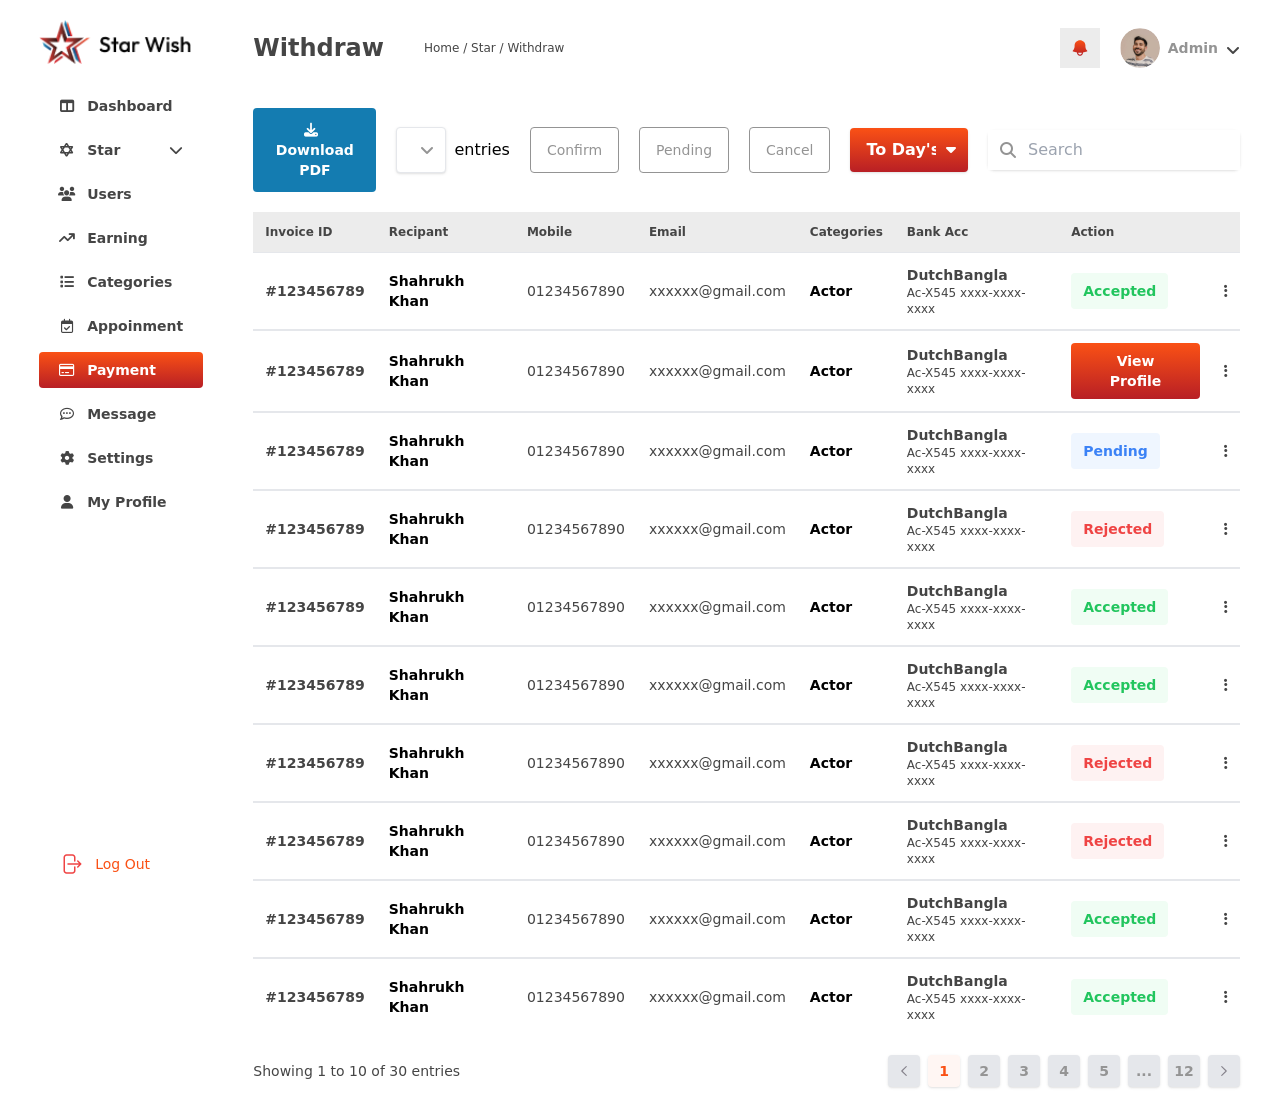
<file: Dashboard - Withdraw.html>
<!DOCTYPE html>
<html lang="en">
<head>
    <meta charset="UTF-8">
    <meta http-equiv="X-UA-Compatible" content="IE=edge">
    <meta name="viewport" content="width=device-width, initial-scale=1.0">
    <title>Star Wish BD Dashboard - Withdraw</title>
    <link rel="shortcut icon" type="x-icon" href="img/site-icon.png">
    <link rel="stylesheet" href="style.css">
    <link rel="stylesheet" href="output.css">
    <link rel="stylesheet" href="https://cdnjs.cloudflare.com/ajax/libs/font-awesome/6.4.0/css/all.min.css" />
    <link rel="stylesheet" href="https://cdn.jsdelivr.net/npm/swiper@9/swiper-bundle.min.css" />
</head>
<body class="font-sans">
  <section class=" max-w-[1920px] ml-auto mr-auto">

    <!-- Navigation Menu -->
    <div class="relative">
        
      <nav class="bg-white fixed min-[2000px]:absolute top-0 flex flex-row xl:flex-col justify-between xl:h-full custom-container shadow-sm xl:shadow-none w-full xl:w-fit z-10">
          
          <div class="">

              <a href="index.html"><img class="h-10 xl:h-12 2xl:h-12 mx-0 xl:mx-5 my-2 xl:my-5" src="img/Logo.png" alt=""></a>

              <div class="bg-white xl:bg-transparent hidden xl:grid absolute xl:static top-6 right-0 z-10 rounded-sm py-5 xl:py-0 2xl:py-5 max-h-[800px] xl:max-h-[470px] 2xl:max-h-[750px] overflow-y-auto scroll-h min-w-[195px] scroll-smooth shadow-md xl:shadow-none mt-5 px-5" id="toggle-menu">

                  <a class="menu-list" href="Dashboard - ProjectOverView.html">
                    <div class="h-4 w-4 flex items-center justify-center"><i class="fa-solid fa-table-columns"></i></div>
                    <span>Dashboard</span>
                  </a>

                  <button class="accordion-button menu-list mt-2">
                    <div class="h-4 w-4 flex items-center justify-center"><i class="fa-solid fa-star-of-david"></i></div>
                    <span>Star</span>
                    <i class="ml-auto fa-solid fa-chevron-down"></i>
                  </button>

                  <ul class="menu-collapse hidden list-none">
                    <li><a href="Dashboard - Star.html">- All</a></li>
                    <li><a href="#">- Actor</a></li>
                    <li><a href="#">- Models</a></li>
                    <li><a href="#">- Athelete</a></li>
                    <li><a href="#">- Chefs</a></li>
                    <li><a href="#">- Creator</a></li>
                    <li><a href="#">- Comedian</a></li>
                    <li><a href="#">- Musicial</a></li>
                    <li><a href="#">- RJ</a></li>
                  </ul>

                  <a class="menu-list mt-2" href="Dashboard - AllUser.html">
                    <div class="h-4 w-4 flex items-center justify-center"><i class="fa-solid fa-users"></i></div>
                    <span>Users</span>
                  </a>

                  <a class="menu-list mt-2" href="Dashboard - Earning.html">
                    <div class="h-4 w-4 flex items-center justify-center"><i class="fa-solid fa-arrow-trend-up"></i></div>
                    <span>Earning</span>
                  </a>

                  <a class="menu-list mt-2" href="Dashboard - Categories.html">
                    <div class="h-4 w-4 flex items-center justify-center"><i class="fa-solid fa-list"></i></div>
                    <span>Categories</span>
                  </a>

                  <a class="menu-list mt-2" href="Dashboard - Appoinment.html">
                    <div class="h-4 w-4 flex items-center justify-center"><i class="fa-regular fa-calendar-check"></i></div>
                    <span>Appoinment</span>
                  </a>

                  <a class="menu-list mt-2 menu-list-active" href="Dashboard - Withdraw.html">
                    <div class="h-4 w-4 flex items-center justify-center"><i class="fa-regular fa-credit-card"></i></div>
                    <span>Payment</span>
                  </a>

                  <a class="menu-list mt-2" href="Dashboard - UserProfile.html">
                    <div class="h-4 w-4 flex items-center justify-center"><i class="fa-regular fa-comment-dots"></i></div>
                    <span>Message</span>
                  </a>

                  <a class="menu-list mt-2" href="#">
                    <div class="h-4 w-4 flex items-center justify-center"><i class="fa-solid fa-gear"></i></div>
                    <span>Settings</span>
                  </a>

                  <a class="menu-list mt-2" href="Dashboard - StarProfile.html">
                    <div class="h-4 w-4 flex items-center justify-center"><i class="fa-solid fa-user"></i></div>
                    <span>My Profile</span>
                  </a>



              </div>

          </div>

          <!-- Logout Menu Section -->
          <div class="flex items-center xl:px-5 xl:py-3 gap-32 xl:gap-0">

              <a class="text-primaryColor hover:text-red-500 hover:bg-transparent flex gap-3 items-center font-medium text-sm px-5 py-3 rounded-l-full" href="#">
                  <svg width="24" height="24" viewBox="0 0 24 24" fill="none" xmlns="http://www.w3.org/2000/svg">
                      <path d="M15.75 9V5.25C15.75 4.65326 15.5129 4.08097 15.091 3.65901C14.669 3.23705 14.0967 3 13.5 3H7.5C6.90326 3 6.33097 3.23705 5.90901 3.65901C5.48705 4.08097 5.25 4.65326 5.25 5.25V18.75C5.25 19.3467 5.48705 19.919 5.90901 20.341C6.33097 20.7629 6.90326 21 7.5 21H13.5C14.0967 21 14.669 20.7629 15.091 20.341C15.5129 19.919 15.75 19.3467 15.75 18.75V15M18.75 15L21.75 12M21.75 12L18.75 9M21.75 12H9" stroke="#EF4444" stroke-width="1.5" stroke-linecap="round" stroke-linejoin="round"/>
                      </svg>
                       
                  <span class="hidden md:block">Log Out</span>
              </a>
              
              <button class="block xl:hidden" id="toggle-button">
                  <svg class="-mr-[1px]" height="24px" width="24px" fill="none" stroke="currentColor" stroke-width="1.5" viewBox="0 0 24 24" xmlns="http://www.w3.org/2000/svg" aria-hidden="true">
                      <path stroke-linecap="round" stroke-linejoin="round" d="M3.75 6.75h16.5M3.75 12h16.5m-16.5 5.25h16.5"></path>
                    </svg>
              </button>    

          </div>
              
       

      </nav>
      
  </div>



    <!-- Right Side Section -->
    <div class="ml-auto w-full xl:w-5/6 px-0 xl:px-5 py-2 mt-16 xl:mt-0 h-screen">


       <!-- Project Overview Header -->

       <section class="flex flex-col xl:flex-row xl:items-center justify-between px-5 py-2 xl:py-5 gap-4">

        <div class="flex items-center gap-10">
          <p class="text-tColor2 text-2xl font-bold">Withdraw</pc>
          <p class="text-tColor2 text-xs">Home / Star / Withdraw</pc>
        </div>

        <!-- Notification & User -->

        <div class="flex items-center gap-5 flex-wrap">

          <div class="text-xs xl:text-base flex items-center gap-4 xl:gap-5 ml-auto fixed xl:static top-2 right-6 z-10 scale-75 xl:scale-100">


              <a class="bg-[#ECECEC] p-3" href="#">
                <svg width="16" height="16" viewBox="0 0 20 20" fill="none" xmlns="http://www.w3.org/2000/svg">
                  <path fill-rule="evenodd" clip-rule="evenodd" d="M3.24997 7C3.24997 5.20979 3.96113 3.4929 5.227 2.22703C6.49287 0.961159 8.20976 0.25 9.99997 0.25C11.7902 0.25 13.5071 0.961159 14.7729 2.22703C16.0388 3.4929 16.75 5.20979 16.75 7V7.75C16.75 9.873 17.55 11.807 18.868 13.27C18.9501 13.361 19.0086 13.4707 19.0385 13.5896C19.0684 13.7084 19.0687 13.8328 19.0394 13.9518C19.0101 14.0708 18.9521 14.1808 18.8704 14.2722C18.7887 14.3636 18.6859 14.4335 18.571 14.476C17.027 15.046 15.411 15.466 13.74 15.719C13.7776 16.2331 13.7088 16.7495 13.5379 17.2359C13.367 17.7222 13.0977 18.1681 12.7467 18.5457C12.3957 18.9233 11.9707 19.2245 11.4981 19.4304C11.0255 19.6364 10.5155 19.7427 9.99997 19.7427C9.48446 19.7427 8.97448 19.6364 8.50188 19.4304C8.02929 19.2245 7.60424 18.9233 7.25327 18.5457C6.90229 18.1681 6.63295 17.7222 6.46204 17.2359C6.29114 16.7495 6.22235 16.2331 6.25997 15.719C4.61163 15.4692 2.99296 15.0524 1.42897 14.475C1.31411 14.4326 1.21137 14.3627 1.12973 14.2715C1.0481 14.1802 0.990049 14.0703 0.960654 13.9515C0.931259 13.8326 0.931413 13.7084 0.961102 13.5896C0.990791 13.4708 1.04911 13.3611 1.13097 13.27C2.49778 11.7567 3.25305 9.78919 3.24997 7.75V7ZM7.75197 15.9C7.73918 16.2032 7.78785 16.5058 7.89506 16.7897C8.00226 17.0736 8.16579 17.3329 8.37579 17.5519C8.5858 17.771 8.83795 17.9453 9.11707 18.0644C9.39619 18.1835 9.69651 18.2448 9.99997 18.2448C10.3034 18.2448 10.6038 18.1835 10.8829 18.0644C11.162 17.9453 11.4141 17.771 11.6242 17.5519C11.8342 17.3329 11.9977 17.0736 12.1049 16.7897C12.2121 16.5058 12.2608 16.2032 12.248 15.9C10.7523 16.0347 9.24761 16.0347 7.75197 15.9Z" fill="url(#paint0_linear_320_5550)"/>
                  <defs>
                  <linearGradient id="paint0_linear_320_5550" x1="9.99994" y1="0.25" x2="9.99994" y2="19.7427" gradientUnits="userSpaceOnUse">
                  <stop stop-color="#FA5115"/>
                  <stop offset="1" stop-color="#B81F25"/>
                  </linearGradient>
                  </defs>
                  </svg>
                  
              </a>

              <a href="#" class="flex items-center gap-2">
                <div class="h-10 w-10 flex items-center justify-center rounded-[50%] overflow-hidden"><img src="img/user1.png" alt=""></div>
                <p class="font-semibold text-sm text-tColor">Admin</p>
                <i class="fa-solid fa-angle-down font-bold mt-1 text-tColor2"></i>
            </a>

          </div>
        </div>
        
    </section>




        <section class="px-5 py-5 flex justify-between items-center flex-wrap xl:flex-nowrap gap-5">

          <div class="flex justify-between items-center flex-wrap xl:flex-nowrap gap-5 w-full">

            <button class="bg-secondaryColor text-white font-semibold text-sm px-4 py-3 rounded "><i class="fa-solid fa-download mr-2"></i>Download PDF</button>

            <div class="flex items-center gap-2 mr-auto">
              <div class="relative">
                <select class="block appearance-none w-full bg-white border-[1px] text-tColor py-3 px-4 pr-8 rounded leading-tight focus:outline-none shadow">
                  <option>10</option>
                  <option>20</option>
                  <option>30</option>
                  <option>40</option>
                  <option>50</option>
                </select>
                <div class="pointer-events-none absolute inset-y-0 right-1 flex items-center px-2 text-gray-700">
                  <i class="fa-solid fa-angle-down text-tColor"></i>
                </div>
              </div>

              <p>entries</p>
            </div>

            <button class="text-tColor text-sm border-[1px] border-tColor px-4 py-3 rounded">Confirm</button>
            <button class="text-tColor text-sm border-[1px] border-tColor px-4 py-3 rounded">Pending</button>
            <button class="text-tColor text-sm border-[1px] border-tColor px-4 py-3 rounded">Cancel</button>


            <div class="relative">
              <select class="block appearance-none w-full gradient-color text-white py-3 px-4 pr-8 rounded leading-tight focus:outline-none shadow font-semibold">
                <option class="text-black">To Day's</option>
                <option class="text-black">Last Month</option>
                <option class="text-black">Last 3 Months</option>
                <option class="text-black">Last 6 Months</option>
                <option class="text-black">Last Year</option>
              </select>
              <div class="pointer-events-none absolute inset-y-0 right-1 flex items-center px-2 text-white -mt-2">
                <i class="fa-solid fa-sort-down text-white"></i>
              </div>
            </div>
          
            <div class="bg-white relative rounded-md w-full xl:w-fit shadow">
              <input class="py-2 pr-3 pl-10 focus:outline-none" type="text" placeholder="Search">
              <i class="fa-solid fa-magnifying-glass absolute top-1/2 left-3 -translate-y-1/2 text-tColor"></i>
            </div>
              
          </div>

        </section>

        <section class="mx-5">

          <div class="flex flex-col justify-around">

            <div class="bg-white overflow-x-scroll md:overflow-hidden">
              <table class="table-auto text-xs md:text-sm profile-table w-[300%] md:w-full shadow">
                <thead>
                  <tr>
                    <th>Invoice ID</th>
                    <th>Recipant</th>
                    <th>Mobile</th>
                    <th>Email</th>
                    <th>Categories</th>
                    <th>Bank Acc</th>
                    <th>Action</th>
                    <th></th>
                  </tr>
                </thead>
                <tbody>

                  <tr>
                    <td class="font-semibold text-tColor2">#123456789</td>
                    <td class="font-semibold">Shahrukh Khan</td>
                    <td class="text-tColor2">01234567890</td>
                    <td class="text-tColor2">xxxxxx@gmail.com</td>
                    <td class="font-semibold">Actor</td>
                    <td class="text-tColor2">
                      <p class="font-semibold">DutchBangla</p>
                      <p class="text-xs">Ac-X545 xxxx-xxxx-xxxx</p>
                    </td>
                    <td class="text-tColor2"><button class="bg-green-50 font-semibold text-green-500 px-3 py-2 rounded">Accepted</button></td>
                    <td class="text-tColor2"><button><i class="fa-solid fa-ellipsis-vertical"></i></button></td>
                  </tr>

                  <tr>
                    <td class="font-semibold text-tColor2">#123456789</td>
                    <td class="font-semibold">Shahrukh Khan</td>
                    <td class="text-tColor2">01234567890</td>
                    <td class="text-tColor2">xxxxxx@gmail.com</td>
                    <td class="font-semibold">Actor</td>
                    <td class="text-tColor2">
                      <p class="font-semibold">DutchBangla</p>
                      <p class="text-xs">Ac-X545 xxxx-xxxx-xxxx</p>
                    </td>
                    <td class="text-tColor2"><button class="secondary-btn">View Profile</button></td>
                    <td class="text-tColor2"><button><i class="fa-solid fa-ellipsis-vertical"></i></button></td>
                  </tr>

                  <tr>
                    <td class="font-semibold text-tColor2">#123456789</td>
                    <td class="font-semibold">Shahrukh Khan</td>
                    <td class="text-tColor2">01234567890</td>
                    <td class="text-tColor2">xxxxxx@gmail.com</td>
                    <td class="font-semibold">Actor</td>
                    <td class="text-tColor2">
                      <p class="font-semibold">DutchBangla</p>
                      <p class="text-xs">Ac-X545 xxxx-xxxx-xxxx</p>
                    </td>
                    <td class="text-tColor2"><button class="bg-blue-50 font-semibold text-blue-500 px-3 py-2 rounded">Pending</button></td>
                    <td class="text-tColor2"><button><i class="fa-solid fa-ellipsis-vertical"></i></button></td>
                  </tr>

                  <tr>
                    <td class="font-semibold text-tColor2">#123456789</td>
                    <td class="font-semibold">Shahrukh Khan</td>
                    <td class="text-tColor2">01234567890</td>
                    <td class="text-tColor2">xxxxxx@gmail.com</td>
                    <td class="font-semibold">Actor</td>
                    <td class="text-tColor2">
                      <p class="font-semibold">DutchBangla</p>
                      <p class="text-xs">Ac-X545 xxxx-xxxx-xxxx</p>
                    </td>
                    <td class="text-tColor2"><button class="bg-red-50 font-semibold text-red-500 px-3 py-2 rounded">Rejected</button></td>
                    <td class="text-tColor2"><button><i class="fa-solid fa-ellipsis-vertical"></i></button></td>
                  </tr>

                  <tr>
                    <td class="font-semibold text-tColor2">#123456789</td>
                    <td class="font-semibold">Shahrukh Khan</td>
                    <td class="text-tColor2">01234567890</td>
                    <td class="text-tColor2">xxxxxx@gmail.com</td>
                    <td class="font-semibold">Actor</td>
                    <td class="text-tColor2">
                      <p class="font-semibold">DutchBangla</p>
                      <p class="text-xs">Ac-X545 xxxx-xxxx-xxxx</p>
                    </td>
                    <td class="text-tColor2"><button class="bg-green-50 font-semibold text-green-500 px-3 py-2 rounded">Accepted</button></td>
                    <td class="text-tColor2"><button><i class="fa-solid fa-ellipsis-vertical"></i></button></td>
                  </tr>

                  <tr>
                    <td class="font-semibold text-tColor2">#123456789</td>
                    <td class="font-semibold">Shahrukh Khan</td>
                    <td class="text-tColor2">01234567890</td>
                    <td class="text-tColor2">xxxxxx@gmail.com</td>
                    <td class="font-semibold">Actor</td>
                    <td class="text-tColor2">
                      <p class="font-semibold">DutchBangla</p>
                      <p class="text-xs">Ac-X545 xxxx-xxxx-xxxx</p>
                    </td>
                    <td class="text-tColor2"><button class="bg-green-50 font-semibold text-green-500 px-3 py-2 rounded">Accepted</button></td>
                    <td class="text-tColor2"><button><i class="fa-solid fa-ellipsis-vertical"></i></button></td>
                  </tr>

                  <tr>
                    <td class="font-semibold text-tColor2">#123456789</td>
                    <td class="font-semibold">Shahrukh Khan</td>
                    <td class="text-tColor2">01234567890</td>
                    <td class="text-tColor2">xxxxxx@gmail.com</td>
                    <td class="font-semibold">Actor</td>
                    <td class="text-tColor2">
                      <p class="font-semibold">DutchBangla</p>
                      <p class="text-xs">Ac-X545 xxxx-xxxx-xxxx</p>
                    </td>
                    <td class="text-tColor2"><button class="bg-red-50 font-semibold text-red-500 px-3 py-2 rounded">Rejected</button></td>
                    <td class="text-tColor2"><button><i class="fa-solid fa-ellipsis-vertical"></i></button></td>
                  </tr>

                  <tr>
                    <td class="font-semibold text-tColor2">#123456789</td>
                    <td class="font-semibold">Shahrukh Khan</td>
                    <td class="text-tColor2">01234567890</td>
                    <td class="text-tColor2">xxxxxx@gmail.com</td>
                    <td class="font-semibold">Actor</td>
                    <td class="text-tColor2">
                      <p class="font-semibold">DutchBangla</p>
                      <p class="text-xs">Ac-X545 xxxx-xxxx-xxxx</p>
                    </td>
                    <td class="text-tColor2"><button class="bg-red-50 font-semibold text-red-500 px-3 py-2 rounded">Rejected</button></td>
                    <td class="text-tColor2"><button><i class="fa-solid fa-ellipsis-vertical"></i></button></td>
                  </tr>

                  <tr>
                    <td class="font-semibold text-tColor2">#123456789</td>
                    <td class="font-semibold">Shahrukh Khan</td>
                    <td class="text-tColor2">01234567890</td>
                    <td class="text-tColor2">xxxxxx@gmail.com</td>
                    <td class="font-semibold">Actor</td>
                    <td class="text-tColor2">
                      <p class="font-semibold">DutchBangla</p>
                      <p class="text-xs">Ac-X545 xxxx-xxxx-xxxx</p>
                    </td>
                    <td class="text-tColor2"><button class="bg-green-50 font-semibold text-green-500 px-3 py-2 rounded">Accepted</button></td>
                    <td class="text-tColor2"><button><i class="fa-solid fa-ellipsis-vertical"></i></button></td>
                  </tr>

                  <tr>
                    <td class="font-semibold text-tColor2">#123456789</td>
                    <td class="font-semibold">Shahrukh Khan</td>
                    <td class="text-tColor2">01234567890</td>
                    <td class="text-tColor2">xxxxxx@gmail.com</td>
                    <td class="font-semibold">Actor</td>
                    <td class="text-tColor2">
                      <p class="font-semibold">DutchBangla</p>
                      <p class="text-xs">Ac-X545 xxxx-xxxx-xxxx</p>
                    </td>
                    <td class="text-tColor2"><button class="bg-green-50 font-semibold text-green-500 px-3 py-2 rounded">Accepted</button></td>
                    <td class="text-tColor2"><button><i class="fa-solid fa-ellipsis-vertical"></i></button></td>
                  </tr>


                </tbody>
              </table>

            </div>

              <!-- Page Select -->
              <div class="flex flex-col xl:flex-row justify-between xl:items-center py-5 gap-2">
                <div class="flex items-center justify-center gap-2">
                <p class="text-center text-xs xl:text-sm text-tColor2">Showing 1 to 10 of 30 entries</p>
                </div>

                <div class="scale-75 xl:scale-100 grid grid-flow-col content-center ml-auto mr-auto xl:mr-0 font-semibold xl:text-sm text-tColor gap-2">
                    <a class="bg-gray-200 h-8 w-8 rounded flex items-center justify-center shadow"  href="#"><svg width="6" height="10" viewBox="0 0 8 14" fill="none" xmlns="http://www.w3.org/2000/svg">
                        <path d="M7.125 0.75L0.875 7L7.125 13.25" stroke="#84818A" stroke-width="1.5" stroke-linecap="round" stroke-linejoin="round"/>
                        </svg>
                        </a>
                    <a class="bg-tertiaryColor text-primaryColor h-8 w-8 rounded flex items-center justify-center shadow"  href="#">1</a>
                    <a class="bg-gray-200 h-8 w-8 rounded flex items-center justify-center shadow"  href="#">2</a>
                    <a class="bg-gray-200 h-8 w-8 rounded flex items-center justify-center shadow" href="#">3</a>
                    <a class="bg-gray-200 h-8 w-8 rounded flex items-center justify-center shadow"  href="#">4</a>
                    <a class="bg-gray-200 h-8 w-8 rounded flex items-center justify-center shadow"  href="#">5</a>
                    <a class="bg-gray-200 h-8 w-8 rounded flex items-center justify-center shadow"  href="#">...</a>
                    <a class="bg-gray-200 h-8 w-8 rounded flex items-center justify-center shadow"  href="#">12</a>
                    <a class="bg-gray-200 h-8 w-8 rounded flex items-center justify-center shadow"  href="#"><svg width="6" height="10" viewBox="0 0 8 14" fill="none" xmlns="http://www.w3.org/2000/svg">
                        <path d="M0.875 0.75L7.125 7L0.875 13.25" stroke="#84818A" stroke-width="1.5" stroke-linecap="round" stroke-linejoin="round"/>
                        </svg>
                        </a>
                </div>
              </div>

          </div>


        </section>
    

    </div>

</section>





<!-- Header Section Script -->
<script> 
  // Menu toggle button 
    const toggleButton = document.getElementById("toggle-button");
    const toggleMenu = document.getElementById("toggle-menu");
    var toggleCounter = 1;
    toggleButton.onclick = function () {
      toggleCounter++;
      if(toggleCounter%2 == 0){
        toggleMenu.classList.remove("hidden");
        toggleMenu.classList.add("grid");
      }
      else{
        toggleMenu.classList.remove("grid");
        toggleMenu.classList.add("hidden");
      }
    }


  </script>


<!-- Accordion Script -->
<script>
  const accordionButtons = document.querySelectorAll('.accordion-button');
  const accordionMenu = document.querySelectorAll('.menu-collapse');

  accordionButtons.forEach(button => {
    button.addEventListener('click', () => {
      const accordionCollapse = button.nextElementSibling;
      button.setAttribute('aria-expanded', button.getAttribute('aria-expanded') === 'false' ? 'true' : 'false');
      accordionCollapse.classList.toggle('hidden');
    });
  });

  // Set all accordion items to collapsed state by default
  document.querySelectorAll('.menu-collapse').forEach(collapse => {
    collapse.classList.add('hidden');
  });


</script>


<!-- Table Script -->
<script>
  const tableButtons = document.querySelectorAll('.table-button');
  const tableMenu = document.querySelectorAll('.table-collapse');
  const tableClose = document.querySelectorAll('.table-close');

  tableButtons.forEach(button => {
    button.addEventListener('click', () => {
      const tableCollapse = button.nextElementSibling;
      button.setAttribute('aria-expanded', button.getAttribute('aria-expanded') === 'false' ? 'true' : 'false');
      tableCollapse.classList.toggle('hidden');
    });
  });

  tableClose.forEach(button => {
    button.addEventListener('click', () => {
      const tableCollapse = button.parentElement.parentElement.parentElement;
      button.setAttribute('aria-expanded', button.getAttribute('aria-expanded') === 'false' ? 'true' : 'false');
      tableCollapse.classList.toggle('hidden');
    });
  });

</script>

<script>
  const tables = document.querySelectorAll('.table-collapse');
  window.onclick = function (event) {
  for (let table of tables){
  if (event.target == table) {
    table.classList.toggle('hidden');
  }
}
};
</script>



</body>
</html>
</file>
<file: style.css>
.custom-container{
      margin-left: auto;
      margin-right: auto;
      padding: 0 1.2rem;
    }


    .accordion-button[aria-expanded="true"] .fa-chevron-down {
      transform: rotate(180deg);
    }

    .product a{
      opacity: 0;
      transition: 0.1s;
      -webkit-transition: 0.1s;
      -moz-transition: 0.1s;
      -ms-transition: 0.1s;
      -o-transition: 0.1s;
      bottom: -10%;
}

    .product:hover a{
      opacity: 1;
      bottom:10%;
    }

    @media (min-width: 768px) {
    .main-menu ul li {
      position: relative;
    }
    
    .main-menu .sub-menu {
      position: absolute;
      width: 100%;
      background: #fff;
      left: 0;
      padding: 12px 0;
      border-radius: 5px;
      box-shadow: 0 0 3px 3px #f6f6f6;
      visibility: hidden;
      opacity: 0;
      z-index: 99999;
    }
    
    
    .main-menu > ul > li:hover .sub-menu {
      visibility: visible;
      opacity: 1;
    }
    
  }

  .main-menu .sub-menu li a {
    padding-left: 1.5rem;
    padding-right: 1.5rem;
    padding-top: 0.5rem;
    padding-bottom: 0.5rem;
    display: inline-block;
  }

  .sub-menu{
    margin-top: 7px;
  }


  /* Progress Bar */

  progress[value] {
    --color: #20C9AC;
    /*theprogresscolor*/--background: #20c9ad17;
    /*thebackgroundcolor*/-webkit-appearance: none;
    -moz-appearance: none;
    appearance: none;
    border: none;
    width: 100px;
    height: 8px;
    margin: 0 10px;
    border-radius: 10em;
    background: var(--background);
    -webkit-border-radius: 10em;
    -moz-border-radius: 10em;
    -ms-border-radius: 10em;
    -o-border-radius: 10em;
}

  @media only screen and (min-width: 1600px) {
    progress[value] {
      width: 200px;
    }
  }

  progress[value]::-webkit-progress-bar {
    border-radius: 10em;
    background: var(--background);
  }
  progress[value]::-webkit-progress-value {
    border-radius: 10em;
    background: var(--color);
  }
  progress[value]::-moz-progress-bar {
    border-radius: 10em;
    background: var(--color);
  }
</file>
<file: output.css>
/*
! tailwindcss v3.3.1 | MIT License | https://tailwindcss.com
*/

/*
1. Prevent padding and border from affecting element width. (https://github.com/mozdevs/cssremedy/issues/4)
2. Allow adding a border to an element by just adding a border-width. (https://github.com/tailwindcss/tailwindcss/pull/116)
*/

*,
::before,
::after {
  box-sizing: border-box;
  /* 1 */
  border-width: 0;
  /* 2 */
  border-style: solid;
  /* 2 */
  border-color: #e5e7eb;
  /* 2 */
}

::before,
::after {
  --tw-content: '';
}

/*
1. Use a consistent sensible line-height in all browsers.
2. Prevent adjustments of font size after orientation changes in iOS.
3. Use a more readable tab size.
4. Use the user's configured `sans` font-family by default.
5. Use the user's configured `sans` font-feature-settings by default.
6. Use the user's configured `sans` font-variation-settings by default.
*/

html {
  line-height: 1.5;
  /* 1 */
  -webkit-text-size-adjust: 100%;
  /* 2 */
  -moz-tab-size: 4;
  /* 3 */
  -o-tab-size: 4;
     tab-size: 4;
  /* 3 */
  font-family: ui-sans-serif, system-ui, -apple-system, BlinkMacSystemFont, "Segoe UI", Roboto, "Helvetica Neue", Arial, "Noto Sans", sans-serif, "Apple Color Emoji", "Segoe UI Emoji", "Segoe UI Symbol", "Noto Color Emoji";
  /* 4 */
  font-feature-settings: normal;
  /* 5 */
  font-variation-settings: normal;
  /* 6 */
}

/*
1. Remove the margin in all browsers.
2. Inherit line-height from `html` so users can set them as a class directly on the `html` element.
*/

body {
  margin: 0;
  /* 1 */
  line-height: inherit;
  /* 2 */
}

/*
1. Add the correct height in Firefox.
2. Correct the inheritance of border color in Firefox. (https://bugzilla.mozilla.org/show_bug.cgi?id=190655)
3. Ensure horizontal rules are visible by default.
*/

hr {
  height: 0;
  /* 1 */
  color: inherit;
  /* 2 */
  border-top-width: 1px;
  /* 3 */
}

/*
Add the correct text decoration in Chrome, Edge, and Safari.
*/

abbr:where([title]) {
  -webkit-text-decoration: underline dotted;
          text-decoration: underline dotted;
}

/*
Remove the default font size and weight for headings.
*/

h1,
h2,
h3,
h4,
h5,
h6 {
  font-size: inherit;
  font-weight: inherit;
}

/*
Reset links to optimize for opt-in styling instead of opt-out.
*/

a {
  color: inherit;
  text-decoration: inherit;
}

/*
Add the correct font weight in Edge and Safari.
*/

b,
strong {
  font-weight: bolder;
}

/*
1. Use the user's configured `mono` font family by default.
2. Correct the odd `em` font sizing in all browsers.
*/

code,
kbd,
samp,
pre {
  font-family: ui-monospace, SFMono-Regular, Menlo, Monaco, Consolas, "Liberation Mono", "Courier New", monospace;
  /* 1 */
  font-size: 1em;
  /* 2 */
}

/*
Add the correct font size in all browsers.
*/

small {
  font-size: 80%;
}

/*
Prevent `sub` and `sup` elements from affecting the line height in all browsers.
*/

sub,
sup {
  font-size: 75%;
  line-height: 0;
  position: relative;
  vertical-align: baseline;
}

sub {
  bottom: -0.25em;
}

sup {
  top: -0.5em;
}

/*
1. Remove text indentation from table contents in Chrome and Safari. (https://bugs.chromium.org/p/chromium/issues/detail?id=999088, https://bugs.webkit.org/show_bug.cgi?id=201297)
2. Correct table border color inheritance in all Chrome and Safari. (https://bugs.chromium.org/p/chromium/issues/detail?id=935729, https://bugs.webkit.org/show_bug.cgi?id=195016)
3. Remove gaps between table borders by default.
*/

table {
  text-indent: 0;
  /* 1 */
  border-color: inherit;
  /* 2 */
  border-collapse: collapse;
  /* 3 */
}

/*
1. Change the font styles in all browsers.
2. Remove the margin in Firefox and Safari.
3. Remove default padding in all browsers.
*/

button,
input,
optgroup,
select,
textarea {
  font-family: inherit;
  /* 1 */
  font-size: 100%;
  /* 1 */
  font-weight: inherit;
  /* 1 */
  line-height: inherit;
  /* 1 */
  color: inherit;
  /* 1 */
  margin: 0;
  /* 2 */
  padding: 0;
  /* 3 */
}

/*
Remove the inheritance of text transform in Edge and Firefox.
*/

button,
select {
  text-transform: none;
}

/*
1. Correct the inability to style clickable types in iOS and Safari.
2. Remove default button styles.
*/

button,
[type='button'],
[type='reset'],
[type='submit'] {
  -webkit-appearance: button;
  /* 1 */
  background-color: transparent;
  /* 2 */
  background-image: none;
  /* 2 */
}

/*
Use the modern Firefox focus style for all focusable elements.
*/

:-moz-focusring {
  outline: auto;
}

/*
Remove the additional `:invalid` styles in Firefox. (https://github.com/mozilla/gecko-dev/blob/2f9eacd9d3d995c937b4251a5557d95d494c9be1/layout/style/res/forms.css#L728-L737)
*/

:-moz-ui-invalid {
  box-shadow: none;
}

/*
Add the correct vertical alignment in Chrome and Firefox.
*/

progress {
  vertical-align: baseline;
}

/*
Correct the cursor style of increment and decrement buttons in Safari.
*/

::-webkit-inner-spin-button,
::-webkit-outer-spin-button {
  height: auto;
}

/*
1. Correct the odd appearance in Chrome and Safari.
2. Correct the outline style in Safari.
*/

[type='search'] {
  -webkit-appearance: textfield;
  /* 1 */
  outline-offset: -2px;
  /* 2 */
}

/*
Remove the inner padding in Chrome and Safari on macOS.
*/

::-webkit-search-decoration {
  -webkit-appearance: none;
}

/*
1. Correct the inability to style clickable types in iOS and Safari.
2. Change font properties to `inherit` in Safari.
*/

::-webkit-file-upload-button {
  -webkit-appearance: button;
  /* 1 */
  font: inherit;
  /* 2 */
}

/*
Add the correct display in Chrome and Safari.
*/

summary {
  display: list-item;
}

/*
Removes the default spacing and border for appropriate elements.
*/

blockquote,
dl,
dd,
h1,
h2,
h3,
h4,
h5,
h6,
hr,
figure,
p,
pre {
  margin: 0;
}

fieldset {
  margin: 0;
  padding: 0;
}

legend {
  padding: 0;
}

ol,
ul,
menu {
  list-style: none;
  margin: 0;
  padding: 0;
}

/*
Prevent resizing textareas horizontally by default.
*/

textarea {
  resize: vertical;
}

/*
1. Reset the default placeholder opacity in Firefox. (https://github.com/tailwindlabs/tailwindcss/issues/3300)
2. Set the default placeholder color to the user's configured gray 400 color.
*/

input::-moz-placeholder, textarea::-moz-placeholder {
  opacity: 1;
  /* 1 */
  color: #9ca3af;
  /* 2 */
}

input::placeholder,
textarea::placeholder {
  opacity: 1;
  /* 1 */
  color: #9ca3af;
  /* 2 */
}

/*
Set the default cursor for buttons.
*/

button,
[role="button"] {
  cursor: pointer;
}

/*
Make sure disabled buttons don't get the pointer cursor.
*/

:disabled {
  cursor: default;
}

/*
1. Make replaced elements `display: block` by default. (https://github.com/mozdevs/cssremedy/issues/14)
2. Add `vertical-align: middle` to align replaced elements more sensibly by default. (https://github.com/jensimmons/cssremedy/issues/14#issuecomment-634934210)
   This can trigger a poorly considered lint error in some tools but is included by design.
*/

img,
svg,
video,
canvas,
audio,
iframe,
embed,
object {
  display: block;
  /* 1 */
  vertical-align: middle;
  /* 2 */
}

/*
Constrain images and videos to the parent width and preserve their intrinsic aspect ratio. (https://github.com/mozdevs/cssremedy/issues/14)
*/

img,
video {
  max-width: 100%;
  height: auto;
}

/* Make elements with the HTML hidden attribute stay hidden by default */

[hidden] {
  display: none;
}

h1 {
  font-size: 4.0rem;
}

h2 {
  font-size: 3.5rem;
}

h3 {
  font-size: 3.0rem;
}

h4 {
  font-size: 2.5rem;
}

h5 {
  font-size: 2.0rem;
}

h6 {
  font-size: 1.5rem;
}

*, ::before, ::after {
  --tw-border-spacing-x: 0;
  --tw-border-spacing-y: 0;
  --tw-translate-x: 0;
  --tw-translate-y: 0;
  --tw-rotate: 0;
  --tw-skew-x: 0;
  --tw-skew-y: 0;
  --tw-scale-x: 1;
  --tw-scale-y: 1;
  --tw-pan-x:  ;
  --tw-pan-y:  ;
  --tw-pinch-zoom:  ;
  --tw-scroll-snap-strictness: proximity;
  --tw-ordinal:  ;
  --tw-slashed-zero:  ;
  --tw-numeric-figure:  ;
  --tw-numeric-spacing:  ;
  --tw-numeric-fraction:  ;
  --tw-ring-inset:  ;
  --tw-ring-offset-width: 0px;
  --tw-ring-offset-color: #fff;
  --tw-ring-color: rgb(59 130 246 / 0.5);
  --tw-ring-offset-shadow: 0 0 #0000;
  --tw-ring-shadow: 0 0 #0000;
  --tw-shadow: 0 0 #0000;
  --tw-shadow-colored: 0 0 #0000;
  --tw-blur:  ;
  --tw-brightness:  ;
  --tw-contrast:  ;
  --tw-grayscale:  ;
  --tw-hue-rotate:  ;
  --tw-invert:  ;
  --tw-saturate:  ;
  --tw-sepia:  ;
  --tw-drop-shadow:  ;
  --tw-backdrop-blur:  ;
  --tw-backdrop-brightness:  ;
  --tw-backdrop-contrast:  ;
  --tw-backdrop-grayscale:  ;
  --tw-backdrop-hue-rotate:  ;
  --tw-backdrop-invert:  ;
  --tw-backdrop-opacity:  ;
  --tw-backdrop-saturate:  ;
  --tw-backdrop-sepia:  ;
}

::backdrop {
  --tw-border-spacing-x: 0;
  --tw-border-spacing-y: 0;
  --tw-translate-x: 0;
  --tw-translate-y: 0;
  --tw-rotate: 0;
  --tw-skew-x: 0;
  --tw-skew-y: 0;
  --tw-scale-x: 1;
  --tw-scale-y: 1;
  --tw-pan-x:  ;
  --tw-pan-y:  ;
  --tw-pinch-zoom:  ;
  --tw-scroll-snap-strictness: proximity;
  --tw-ordinal:  ;
  --tw-slashed-zero:  ;
  --tw-numeric-figure:  ;
  --tw-numeric-spacing:  ;
  --tw-numeric-fraction:  ;
  --tw-ring-inset:  ;
  --tw-ring-offset-width: 0px;
  --tw-ring-offset-color: #fff;
  --tw-ring-color: rgb(59 130 246 / 0.5);
  --tw-ring-offset-shadow: 0 0 #0000;
  --tw-ring-shadow: 0 0 #0000;
  --tw-shadow: 0 0 #0000;
  --tw-shadow-colored: 0 0 #0000;
  --tw-blur:  ;
  --tw-brightness:  ;
  --tw-contrast:  ;
  --tw-grayscale:  ;
  --tw-hue-rotate:  ;
  --tw-invert:  ;
  --tw-saturate:  ;
  --tw-sepia:  ;
  --tw-drop-shadow:  ;
  --tw-backdrop-blur:  ;
  --tw-backdrop-brightness:  ;
  --tw-backdrop-contrast:  ;
  --tw-backdrop-grayscale:  ;
  --tw-backdrop-hue-rotate:  ;
  --tw-backdrop-invert:  ;
  --tw-backdrop-opacity:  ;
  --tw-backdrop-saturate:  ;
  --tw-backdrop-sepia:  ;
}

.primary-btn {
  border-radius: 0.25rem;
  background-color: #FA51150D;
  --tw-gradient-from: #FA5115 var(--tw-gradient-from-position);
  --tw-gradient-from-position:  ;
  --tw-gradient-to: rgb(250 81 21 / 0)  var(--tw-gradient-from-position);
  --tw-gradient-stops: var(--tw-gradient-from), var(--tw-gradient-to);
  --tw-gradient-to: #B81F25 var(--tw-gradient-to-position);
  --tw-gradient-to-position:  ;
  padding-left: 2.5rem;
  padding-right: 2.5rem;
  padding-top: 0.5rem;
  padding-bottom: 0.5rem;
  font-weight: 600;
  --tw-text-opacity: 1;
  color: rgb(250 81 21 / var(--tw-text-opacity));
  transition-duration: 75ms;
}

.primary-btn:hover {
  background-image: linear-gradient(to bottom, var(--tw-gradient-stops));
  --tw-text-opacity: 1;
  color: rgb(255 255 255 / var(--tw-text-opacity));
}

.secondary-btn {
  border-radius: 0.25rem;
  background-image: linear-gradient(to bottom, var(--tw-gradient-stops));
  --tw-gradient-from: #FA5115 var(--tw-gradient-from-position);
  --tw-gradient-from-position:  ;
  --tw-gradient-to: rgb(250 81 21 / 0)  var(--tw-gradient-from-position);
  --tw-gradient-stops: var(--tw-gradient-from), var(--tw-gradient-to);
  --tw-gradient-to: #B81F25 var(--tw-gradient-to-position);
  --tw-gradient-to-position:  ;
  padding-left: 1.25rem;
  padding-right: 1.25rem;
  padding-top: 0.5rem;
  padding-bottom: 0.5rem;
  font-weight: 600;
  --tw-text-opacity: 1;
  color: rgb(255 255 255 / var(--tw-text-opacity));
  transition-duration: 75ms;
}

.tertiary-btn {
  background-image: linear-gradient(to bottom, var(--tw-gradient-stops));
  --tw-gradient-from: #FA5115 var(--tw-gradient-from-position);
  --tw-gradient-from-position:  ;
  --tw-gradient-to: rgb(250 81 21 / 0)  var(--tw-gradient-from-position);
  --tw-gradient-stops: var(--tw-gradient-from), var(--tw-gradient-to);
  --tw-gradient-to: #B81F25 var(--tw-gradient-to-position);
  --tw-gradient-to-position:  ;
  -webkit-background-clip: text;
          background-clip: text;
  color: transparent;
  border-radius: 1.5rem;
  border-width: 1px;
  --tw-border-opacity: 1;
  border-color: rgb(250 81 21 / var(--tw-border-opacity));
  padding-left: 1.25rem;
  padding-right: 1.25rem;
  padding-top: 0.25rem;
  padding-bottom: 0.25rem;
  font-weight: 600;
  transition-duration: 75ms;
}

.profile-table th {
  border-bottom-width: 1px;
  --tw-bg-opacity: 1;
  background-color: rgb(236 236 236 / var(--tw-bg-opacity));
  padding: 0.75rem;
  text-align: left;
  font-size: 0.75rem;
  line-height: 1rem;
  font-weight: 600;
  --tw-text-opacity: 1;
  color: rgb(69 69 69 / var(--tw-text-opacity));
}

.profile-table td {
  border-bottom-width: 2px;
  padding: 0.75rem;
  text-align: left;
}

.profile-table tbody tr:last-child td {
  border-bottom-width: 0px;
}

.menu-list {
  display: flex;
  align-items: center;
  gap: 0.75rem;
  border-radius: 0.25rem;
  padding-left: 1.25rem;
  padding-right: 1.25rem;
  padding-top: 0.5rem;
  padding-bottom: 0.5rem;
  font-size: 0.875rem;
  line-height: 1.25rem;
  font-weight: 600;
  --tw-text-opacity: 1;
  color: rgb(69 69 69 / var(--tw-text-opacity));
}

.menu-list:hover,
    .menu-list-active {
  background-image: linear-gradient(to bottom, var(--tw-gradient-stops));
  --tw-gradient-from: #FA5115 var(--tw-gradient-from-position);
  --tw-gradient-from-position:  ;
  --tw-gradient-to: rgb(250 81 21 / 0)  var(--tw-gradient-from-position);
  --tw-gradient-stops: var(--tw-gradient-from), var(--tw-gradient-to);
  --tw-gradient-to: #B81F25 var(--tw-gradient-to-position);
  --tw-gradient-to-position:  ;
  --tw-text-opacity: 1;
  color: rgb(255 255 255 / var(--tw-text-opacity));
}

.gradient-color {
  background-image: linear-gradient(to bottom, var(--tw-gradient-stops));
  --tw-gradient-from: #FA5115 var(--tw-gradient-from-position);
  --tw-gradient-from-position:  ;
  --tw-gradient-to: rgb(250 81 21 / 0)  var(--tw-gradient-from-position);
  --tw-gradient-stops: var(--tw-gradient-from), var(--tw-gradient-to);
  --tw-gradient-to: #B81F25 var(--tw-gradient-to-position);
  --tw-gradient-to-position:  ;
}

.gradient-text {
  background-image: linear-gradient(to bottom, var(--tw-gradient-stops));
  --tw-gradient-from: #FA5115 var(--tw-gradient-from-position);
  --tw-gradient-from-position:  ;
  --tw-gradient-to: rgb(250 81 21 / 0)  var(--tw-gradient-from-position);
  --tw-gradient-stops: var(--tw-gradient-from), var(--tw-gradient-to);
  --tw-gradient-to: #B81F25 var(--tw-gradient-to-position);
  --tw-gradient-to-position:  ;
  -webkit-background-clip: text;
          background-clip: text;
  font-weight: 700;
  color: transparent;
}

.menu-collapse>li:hover {
  font-weight: 600;
  --tw-text-opacity: 1;
  color: rgb(250 81 21 / var(--tw-text-opacity));
}

.menu-collapse {
  display: grid;
  min-width: 155px;
  list-style-type: disc;
  gap: 0.5rem;
  border-radius: 0.75rem;
  padding-left: 2.5rem;
  padding-top: 0.5rem;
  font-size: 0.875rem;
  line-height: 1.25rem;
}

.sr-only {
  position: absolute;
  width: 1px;
  height: 1px;
  padding: 0;
  margin: -1px;
  overflow: hidden;
  clip: rect(0, 0, 0, 0);
  white-space: nowrap;
  border-width: 0;
}

.pointer-events-none {
  pointer-events: none;
}

.collapse {
  visibility: collapse;
}

.fixed {
  position: fixed;
}

.absolute {
  position: absolute;
}

.relative {
  position: relative;
}

.inset-y-0 {
  top: 0px;
  bottom: 0px;
}

.left-3 {
  left: 0.75rem;
}

.right-0 {
  right: 0px;
}

.right-1 {
  right: 0.25rem;
}

.right-3 {
  right: 0.75rem;
}

.right-6 {
  right: 1.5rem;
}

.top-0 {
  top: 0px;
}

.top-1 {
  top: 0.25rem;
}

.top-1\/2 {
  top: 50%;
}

.top-2 {
  top: 0.5rem;
}

.top-6 {
  top: 1.5rem;
}

.z-10 {
  z-index: 10;
}

.order-1 {
  order: 1;
}

.order-2 {
  order: 2;
}

.order-3 {
  order: 3;
}

.order-4 {
  order: 4;
}

.order-5 {
  order: 5;
}

.mx-0 {
  margin-left: 0px;
  margin-right: 0px;
}

.mx-5 {
  margin-left: 1.25rem;
  margin-right: 1.25rem;
}

.mx-auto {
  margin-left: auto;
  margin-right: auto;
}

.my-2 {
  margin-top: 0.5rem;
  margin-bottom: 0.5rem;
}

.my-5 {
  margin-top: 1.25rem;
  margin-bottom: 1.25rem;
}

.-mr-\[1px\] {
  margin-right: -1px;
}

.-mt-2 {
  margin-top: -0.5rem;
}

.-mt-32 {
  margin-top: -8rem;
}

.mb-2 {
  margin-bottom: 0.5rem;
}

.mb-5 {
  margin-bottom: 1.25rem;
}

.ml-auto {
  margin-left: auto;
}

.mr-2 {
  margin-right: 0.5rem;
}

.mr-auto {
  margin-right: auto;
}

.mt-1 {
  margin-top: 0.25rem;
}

.mt-16 {
  margin-top: 4rem;
}

.mt-2 {
  margin-top: 0.5rem;
}

.mt-3 {
  margin-top: 0.75rem;
}

.mt-5 {
  margin-top: 1.25rem;
}

.mt-\[1px\] {
  margin-top: 1px;
}

.mt-\[5px\] {
  margin-top: 5px;
}

.mr-3 {
  margin-right: 0.75rem;
}

.block {
  display: block;
}

.flex {
  display: flex;
}

.inline-flex {
  display: inline-flex;
}

.table {
  display: table;
}

.grid {
  display: grid;
}

.hidden {
  display: none;
}

.h-10 {
  height: 2.5rem;
}

.h-3\/4 {
  height: 75%;
}

.h-4 {
  height: 1rem;
}

.h-44 {
  height: 11rem;
}

.h-48 {
  height: 12rem;
}

.h-5 {
  height: 1.25rem;
}

.h-6 {
  height: 1.5rem;
}

.h-7 {
  height: 1.75rem;
}

.h-8 {
  height: 2rem;
}

.h-screen {
  height: 100vh;
}

.h-20 {
  height: 5rem;
}

.h-16 {
  height: 4rem;
}

.max-h-\[800px\] {
  max-height: 800px;
}

.w-10 {
  width: 2.5rem;
}

.w-11 {
  width: 2.75rem;
}

.w-4 {
  width: 1rem;
}

.w-44 {
  width: 11rem;
}

.w-5 {
  width: 1.25rem;
}

.w-7 {
  width: 1.75rem;
}

.w-8 {
  width: 2rem;
}

.w-\[200\%\] {
  width: 200%;
}

.w-\[300\%\] {
  width: 300%;
}

.w-fit {
  width: -moz-fit-content;
  width: fit-content;
}

.w-full {
  width: 100%;
}

.w-20 {
  width: 5rem;
}

.w-16 {
  width: 4rem;
}

.min-w-\[195px\] {
  min-width: 195px;
}

.min-w-\[200px\] {
  min-width: 200px;
}

.min-w-\[300px\] {
  min-width: 300px;
}

.min-w-\[250px\] {
  min-width: 250px;
}

.max-w-\[1920px\] {
  max-width: 1920px;
}

.max-w-\[500px\] {
  max-width: 500px;
}

.grow {
  flex-grow: 1;
}

.grow-0 {
  flex-grow: 0;
}

.table-auto {
  table-layout: auto;
}

.-translate-y-1\/2 {
  --tw-translate-y: -50%;
  transform: translate(var(--tw-translate-x), var(--tw-translate-y)) rotate(var(--tw-rotate)) skewX(var(--tw-skew-x)) skewY(var(--tw-skew-y)) scaleX(var(--tw-scale-x)) scaleY(var(--tw-scale-y));
}

.scale-75 {
  --tw-scale-x: .75;
  --tw-scale-y: .75;
  transform: translate(var(--tw-translate-x), var(--tw-translate-y)) rotate(var(--tw-rotate)) skewX(var(--tw-skew-x)) skewY(var(--tw-skew-y)) scaleX(var(--tw-scale-x)) scaleY(var(--tw-scale-y));
}

.cursor-pointer {
  cursor: pointer;
}

.list-none {
  list-style-type: none;
}

.appearance-none {
  -webkit-appearance: none;
     -moz-appearance: none;
          appearance: none;
}

.grid-flow-col {
  grid-auto-flow: column;
}

.grid-cols-1 {
  grid-template-columns: repeat(1, minmax(0, 1fr));
}

.grid-cols-2 {
  grid-template-columns: repeat(2, minmax(0, 1fr));
}

.flex-row {
  flex-direction: row;
}

.flex-col {
  flex-direction: column;
}

.flex-wrap {
  flex-wrap: wrap;
}

.content-center {
  align-content: center;
}

.items-start {
  align-items: flex-start;
}

.items-end {
  align-items: flex-end;
}

.items-center {
  align-items: center;
}

.justify-center {
  justify-content: center;
}

.justify-between {
  justify-content: space-between;
}

.justify-around {
  justify-content: space-around;
}

.gap-1 {
  gap: 0.25rem;
}

.gap-10 {
  gap: 2.5rem;
}

.gap-2 {
  gap: 0.5rem;
}

.gap-3 {
  gap: 0.75rem;
}

.gap-32 {
  gap: 8rem;
}

.gap-4 {
  gap: 1rem;
}

.gap-5 {
  gap: 1.25rem;
}

.gap-8 {
  gap: 2rem;
}

.place-self-start {
  place-self: start;
}

.overflow-hidden {
  overflow: hidden;
}

.overflow-y-auto {
  overflow-y: auto;
}

.overflow-x-scroll {
  overflow-x: scroll;
}

.scroll-smooth {
  scroll-behavior: smooth;
}

.rounded {
  border-radius: 0.25rem;
}

.rounded-\[50\%\] {
  border-radius: 50%;
}

.rounded-full {
  border-radius: 9999px;
}

.rounded-md {
  border-radius: 0.375rem;
}

.rounded-sm {
  border-radius: 0.125rem;
}

.rounded-l-full {
  border-top-left-radius: 9999px;
  border-bottom-left-radius: 9999px;
}

.border-\[1px\] {
  border-width: 1px;
}

.border-b-2 {
  border-bottom-width: 2px;
}

.border-primaryColor {
  --tw-border-opacity: 1;
  border-color: rgb(250 81 21 / var(--tw-border-opacity));
}

.border-secondaryColor {
  --tw-border-opacity: 1;
  border-color: rgb(20 124 177 / var(--tw-border-opacity));
}

.border-tColor {
  --tw-border-opacity: 1;
  border-color: rgb(148 148 148 / var(--tw-border-opacity));
}

.bg-\[\#868686\] {
  --tw-bg-opacity: 1;
  background-color: rgb(134 134 134 / var(--tw-bg-opacity));
}

.bg-\[\#ECECEC\] {
  --tw-bg-opacity: 1;
  background-color: rgb(236 236 236 / var(--tw-bg-opacity));
}

.bg-\[\#EFF5FF\] {
  --tw-bg-opacity: 1;
  background-color: rgb(239 245 255 / var(--tw-bg-opacity));
}

.bg-\[\#F0FDF5\] {
  --tw-bg-opacity: 1;
  background-color: rgb(240 253 245 / var(--tw-bg-opacity));
}

.bg-\[\#FA51150D\] {
  background-color: #FA51150D;
}

.bg-backgroundColor {
  background-color: #A6A6A60D;
}

.bg-blue-50 {
  --tw-bg-opacity: 1;
  background-color: rgb(239 246 255 / var(--tw-bg-opacity));
}

.bg-gray-200 {
  --tw-bg-opacity: 1;
  background-color: rgb(229 231 235 / var(--tw-bg-opacity));
}

.bg-orange-50 {
  --tw-bg-opacity: 1;
  background-color: rgb(255 247 237 / var(--tw-bg-opacity));
}

.bg-tertiaryColor {
  background-color: #FA51150D;
}

.bg-transparent {
  background-color: transparent;
}

.bg-white {
  --tw-bg-opacity: 1;
  background-color: rgb(255 255 255 / var(--tw-bg-opacity));
}

.bg-\[\#D9D9D9\] {
  --tw-bg-opacity: 1;
  background-color: rgb(217 217 217 / var(--tw-bg-opacity));
}

.bg-gray-400 {
  --tw-bg-opacity: 1;
  background-color: rgb(156 163 175 / var(--tw-bg-opacity));
}

.bg-secondaryColor {
  --tw-bg-opacity: 1;
  background-color: rgb(20 124 177 / var(--tw-bg-opacity));
}

.bg-green-100 {
  --tw-bg-opacity: 1;
  background-color: rgb(220 252 231 / var(--tw-bg-opacity));
}

.bg-green-50 {
  --tw-bg-opacity: 1;
  background-color: rgb(240 253 244 / var(--tw-bg-opacity));
}

.bg-red-50 {
  --tw-bg-opacity: 1;
  background-color: rgb(254 242 242 / var(--tw-bg-opacity));
}

.from-primaryColor {
  --tw-gradient-from: #FA5115 var(--tw-gradient-from-position);
  --tw-gradient-from-position:  ;
  --tw-gradient-to: rgb(250 81 21 / 0)  var(--tw-gradient-from-position);
  --tw-gradient-to-position:  ;
  --tw-gradient-stops: var(--tw-gradient-from), var(--tw-gradient-to);
}

.to-primaryColorShade {
  --tw-gradient-to: #B81F25 var(--tw-gradient-to-position);
  --tw-gradient-to-position:  ;
}

.bg-clip-text {
  -webkit-background-clip: text;
          background-clip: text;
}

.p-2 {
  padding: 0.5rem;
}

.p-3 {
  padding: 0.75rem;
}

.p-5 {
  padding: 1.25rem;
}

.px-0 {
  padding-left: 0px;
  padding-right: 0px;
}

.px-2 {
  padding-left: 0.5rem;
  padding-right: 0.5rem;
}

.px-3 {
  padding-left: 0.75rem;
  padding-right: 0.75rem;
}

.px-4 {
  padding-left: 1rem;
  padding-right: 1rem;
}

.px-5 {
  padding-left: 1.25rem;
  padding-right: 1.25rem;
}

.py-1 {
  padding-top: 0.25rem;
  padding-bottom: 0.25rem;
}

.py-2 {
  padding-top: 0.5rem;
  padding-bottom: 0.5rem;
}

.py-3 {
  padding-top: 0.75rem;
  padding-bottom: 0.75rem;
}

.py-5 {
  padding-top: 1.25rem;
  padding-bottom: 1.25rem;
}

.pb-1 {
  padding-bottom: 0.25rem;
}

.pb-3 {
  padding-bottom: 0.75rem;
}

.pb-5 {
  padding-bottom: 1.25rem;
}

.pl-10 {
  padding-left: 2.5rem;
}

.pl-3 {
  padding-left: 0.75rem;
}

.pr-10 {
  padding-right: 2.5rem;
}

.pr-3 {
  padding-right: 0.75rem;
}

.pr-8 {
  padding-right: 2rem;
}

.pt-2 {
  padding-top: 0.5rem;
}

.text-center {
  text-align: center;
}

.font-sans {
  font-family: ui-sans-serif, system-ui, -apple-system, BlinkMacSystemFont, "Segoe UI", Roboto, "Helvetica Neue", Arial, "Noto Sans", sans-serif, "Apple Color Emoji", "Segoe UI Emoji", "Segoe UI Symbol", "Noto Color Emoji";
}

.text-2xl {
  font-size: 1.5rem;
  line-height: 2rem;
}

.text-3xl {
  font-size: 1.875rem;
  line-height: 2.25rem;
}

.text-base {
  font-size: 1rem;
  line-height: 1.5rem;
}

.text-lg {
  font-size: 1.125rem;
  line-height: 1.75rem;
}

.text-sm {
  font-size: 0.875rem;
  line-height: 1.25rem;
}

.text-xl {
  font-size: 1.25rem;
  line-height: 1.75rem;
}

.text-xs {
  font-size: 0.75rem;
  line-height: 1rem;
}

.font-bold {
  font-weight: 700;
}

.font-medium {
  font-weight: 500;
}

.font-semibold {
  font-weight: 600;
}

.uppercase {
  text-transform: uppercase;
}

.leading-tight {
  line-height: 1.25;
}

.text-\[\#16A34A\] {
  --tw-text-opacity: 1;
  color: rgb(22 163 74 / var(--tw-text-opacity));
}

.text-black {
  --tw-text-opacity: 1;
  color: rgb(0 0 0 / var(--tw-text-opacity));
}

.text-blue-500 {
  --tw-text-opacity: 1;
  color: rgb(59 130 246 / var(--tw-text-opacity));
}

.text-gray-700 {
  --tw-text-opacity: 1;
  color: rgb(55 65 81 / var(--tw-text-opacity));
}

.text-green-600 {
  --tw-text-opacity: 1;
  color: rgb(22 163 74 / var(--tw-text-opacity));
}

.text-primaryColor {
  --tw-text-opacity: 1;
  color: rgb(250 81 21 / var(--tw-text-opacity));
}

.text-red-500 {
  --tw-text-opacity: 1;
  color: rgb(239 68 68 / var(--tw-text-opacity));
}

.text-red-600 {
  --tw-text-opacity: 1;
  color: rgb(220 38 38 / var(--tw-text-opacity));
}

.text-secondaryColor {
  --tw-text-opacity: 1;
  color: rgb(20 124 177 / var(--tw-text-opacity));
}

.text-tColor {
  --tw-text-opacity: 1;
  color: rgb(148 148 148 / var(--tw-text-opacity));
}

.text-tColor2 {
  --tw-text-opacity: 1;
  color: rgb(69 69 69 / var(--tw-text-opacity));
}

.text-tColor3 {
  --tw-text-opacity: 1;
  color: rgb(80 79 84 / var(--tw-text-opacity));
}

.text-transparent {
  color: transparent;
}

.text-white {
  --tw-text-opacity: 1;
  color: rgb(255 255 255 / var(--tw-text-opacity));
}

.text-green-500 {
  --tw-text-opacity: 1;
  color: rgb(34 197 94 / var(--tw-text-opacity));
}

.shadow {
  --tw-shadow: 0 1px 3px 0 rgb(0 0 0 / 0.1), 0 1px 2px -1px rgb(0 0 0 / 0.1);
  --tw-shadow-colored: 0 1px 3px 0 var(--tw-shadow-color), 0 1px 2px -1px var(--tw-shadow-color);
  box-shadow: var(--tw-ring-offset-shadow, 0 0 #0000), var(--tw-ring-shadow, 0 0 #0000), var(--tw-shadow);
}

.shadow-md {
  --tw-shadow: 0 4px 6px -1px rgb(0 0 0 / 0.1), 0 2px 4px -2px rgb(0 0 0 / 0.1);
  --tw-shadow-colored: 0 4px 6px -1px var(--tw-shadow-color), 0 2px 4px -2px var(--tw-shadow-color);
  box-shadow: var(--tw-ring-offset-shadow, 0 0 #0000), var(--tw-ring-shadow, 0 0 #0000), var(--tw-shadow);
}

.shadow-sm {
  --tw-shadow: 0 1px 2px 0 rgb(0 0 0 / 0.05);
  --tw-shadow-colored: 0 1px 2px 0 var(--tw-shadow-color);
  box-shadow: var(--tw-ring-offset-shadow, 0 0 #0000), var(--tw-ring-shadow, 0 0 #0000), var(--tw-shadow);
}

.after\:absolute::after {
  content: var(--tw-content);
  position: absolute;
}

.after\:left-\[2px\]::after {
  content: var(--tw-content);
  left: 2px;
}

.after\:top-0::after {
  content: var(--tw-content);
  top: 0px;
}

.after\:top-0\.5::after {
  content: var(--tw-content);
  top: 0.125rem;
}

.after\:h-5::after {
  content: var(--tw-content);
  height: 1.25rem;
}

.after\:w-5::after {
  content: var(--tw-content);
  width: 1.25rem;
}

.after\:rounded-full::after {
  content: var(--tw-content);
  border-radius: 9999px;
}

.after\:border::after {
  content: var(--tw-content);
  border-width: 1px;
}

.after\:border-gray-300::after {
  content: var(--tw-content);
  --tw-border-opacity: 1;
  border-color: rgb(209 213 219 / var(--tw-border-opacity));
}

.after\:bg-white::after {
  content: var(--tw-content);
  --tw-bg-opacity: 1;
  background-color: rgb(255 255 255 / var(--tw-bg-opacity));
}

.after\:transition-all::after {
  content: var(--tw-content);
  transition-property: all;
  transition-timing-function: cubic-bezier(0.4, 0, 0.2, 1);
  transition-duration: 150ms;
}

.after\:content-\[\'\'\]::after {
  --tw-content: '';
  content: var(--tw-content);
}

.hover\:bg-transparent:hover {
  background-color: transparent;
}

.hover\:text-red-500:hover {
  --tw-text-opacity: 1;
  color: rgb(239 68 68 / var(--tw-text-opacity));
}

.focus\:outline-none:focus {
  outline: 2px solid transparent;
  outline-offset: 2px;
}

.peer:checked ~ .peer-checked\:bg-gradient-to-b {
  background-image: linear-gradient(to bottom, var(--tw-gradient-stops));
}

.peer:checked ~ .peer-checked\:after\:translate-x-full::after {
  content: var(--tw-content);
  --tw-translate-x: 100%;
  transform: translate(var(--tw-translate-x), var(--tw-translate-y)) rotate(var(--tw-rotate)) skewX(var(--tw-skew-x)) skewY(var(--tw-skew-y)) scaleX(var(--tw-scale-x)) scaleY(var(--tw-scale-y));
}

.peer:checked ~ .peer-checked\:after\:border-white::after {
  content: var(--tw-content);
  --tw-border-opacity: 1;
  border-color: rgb(255 255 255 / var(--tw-border-opacity));
}

@media (prefers-color-scheme: dark) {
  .dark\:border-gray-600 {
    --tw-border-opacity: 1;
    border-color: rgb(75 85 99 / var(--tw-border-opacity));
  }
}

@media (min-width: 768px) {
  .md\:block {
    display: block;
  }

  .md\:w-full {
    width: 100%;
  }

  .md\:grid-cols-4 {
    grid-template-columns: repeat(4, minmax(0, 1fr));
  }

  .md\:overflow-hidden {
    overflow: hidden;
  }

  .md\:text-sm {
    font-size: 0.875rem;
    line-height: 1.25rem;
  }
}

@media (min-width: 1280px) {
  .xl\:static {
    position: static;
  }

  .xl\:order-4 {
    order: 4;
  }

  .xl\:order-5 {
    order: 5;
  }

  .xl\:mx-5 {
    margin-left: 1.25rem;
    margin-right: 1.25rem;
  }

  .xl\:my-5 {
    margin-top: 1.25rem;
    margin-bottom: 1.25rem;
  }

  .xl\:mr-0 {
    margin-right: 0px;
  }

  .xl\:mr-auto {
    margin-right: auto;
  }

  .xl\:mt-0 {
    margin-top: 0px;
  }

  .xl\:grid {
    display: grid;
  }

  .xl\:hidden {
    display: none;
  }

  .xl\:h-12 {
    height: 3rem;
  }

  .xl\:h-full {
    height: 100%;
  }

  .xl\:max-h-\[470px\] {
    max-height: 470px;
  }

  .xl\:w-5\/6 {
    width: 83.333333%;
  }

  .xl\:w-fit {
    width: -moz-fit-content;
    width: fit-content;
  }

  .xl\:max-w-\[250px\] {
    max-width: 250px;
  }

  .xl\:scale-100 {
    --tw-scale-x: 1;
    --tw-scale-y: 1;
    transform: translate(var(--tw-translate-x), var(--tw-translate-y)) rotate(var(--tw-rotate)) skewX(var(--tw-skew-x)) skewY(var(--tw-skew-y)) scaleX(var(--tw-scale-x)) scaleY(var(--tw-scale-y));
  }

  .xl\:grid-cols-3 {
    grid-template-columns: repeat(3, minmax(0, 1fr));
  }

  .xl\:grid-cols-4 {
    grid-template-columns: repeat(4, minmax(0, 1fr));
  }

  .xl\:grid-cols-6 {
    grid-template-columns: repeat(6, minmax(0, 1fr));
  }

  .xl\:flex-row {
    flex-direction: row;
  }

  .xl\:flex-col {
    flex-direction: column;
  }

  .xl\:flex-nowrap {
    flex-wrap: nowrap;
  }

  .xl\:items-center {
    align-items: center;
  }

  .xl\:gap-0 {
    gap: 0px;
  }

  .xl\:gap-5 {
    gap: 1.25rem;
  }

  .xl\:bg-transparent {
    background-color: transparent;
  }

  .xl\:px-5 {
    padding-left: 1.25rem;
    padding-right: 1.25rem;
  }

  .xl\:py-0 {
    padding-top: 0px;
    padding-bottom: 0px;
  }

  .xl\:py-3 {
    padding-top: 0.75rem;
    padding-bottom: 0.75rem;
  }

  .xl\:py-5 {
    padding-top: 1.25rem;
    padding-bottom: 1.25rem;
  }

  .xl\:text-base {
    font-size: 1rem;
    line-height: 1.5rem;
  }

  .xl\:text-sm {
    font-size: 0.875rem;
    line-height: 1.25rem;
  }

  .xl\:shadow-none {
    --tw-shadow: 0 0 #0000;
    --tw-shadow-colored: 0 0 #0000;
    box-shadow: var(--tw-ring-offset-shadow, 0 0 #0000), var(--tw-ring-shadow, 0 0 #0000), var(--tw-shadow);
  }
}

@media (min-width: 1536px) {
  .\32xl\:h-12 {
    height: 3rem;
  }

  .\32xl\:max-h-\[750px\] {
    max-height: 750px;
  }

  .\32xl\:py-5 {
    padding-top: 1.25rem;
    padding-bottom: 1.25rem;
  }

  .\32xl\:text-sm {
    font-size: 0.875rem;
    line-height: 1.25rem;
  }
}

@media (min-width: 2000px) {
  .min-\[2000px\]\:absolute {
    position: absolute;
  }
}
</file>
